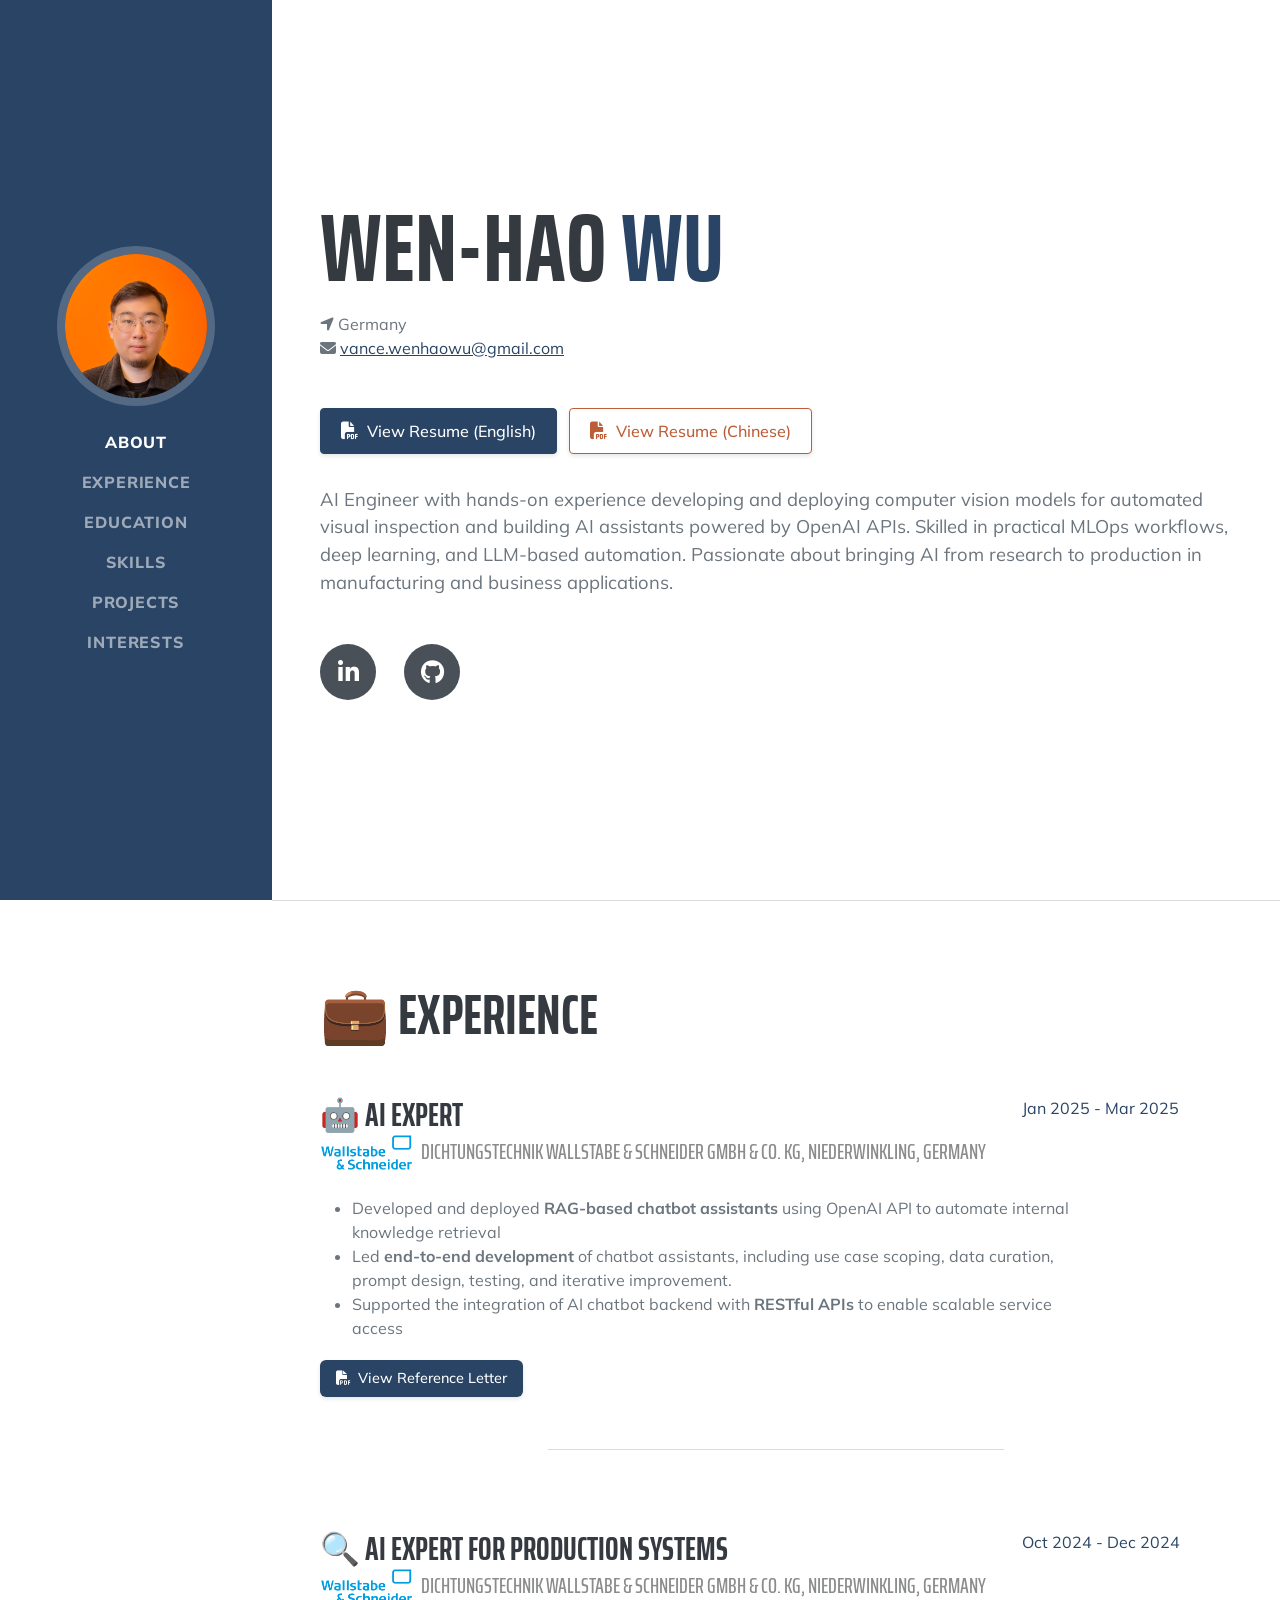
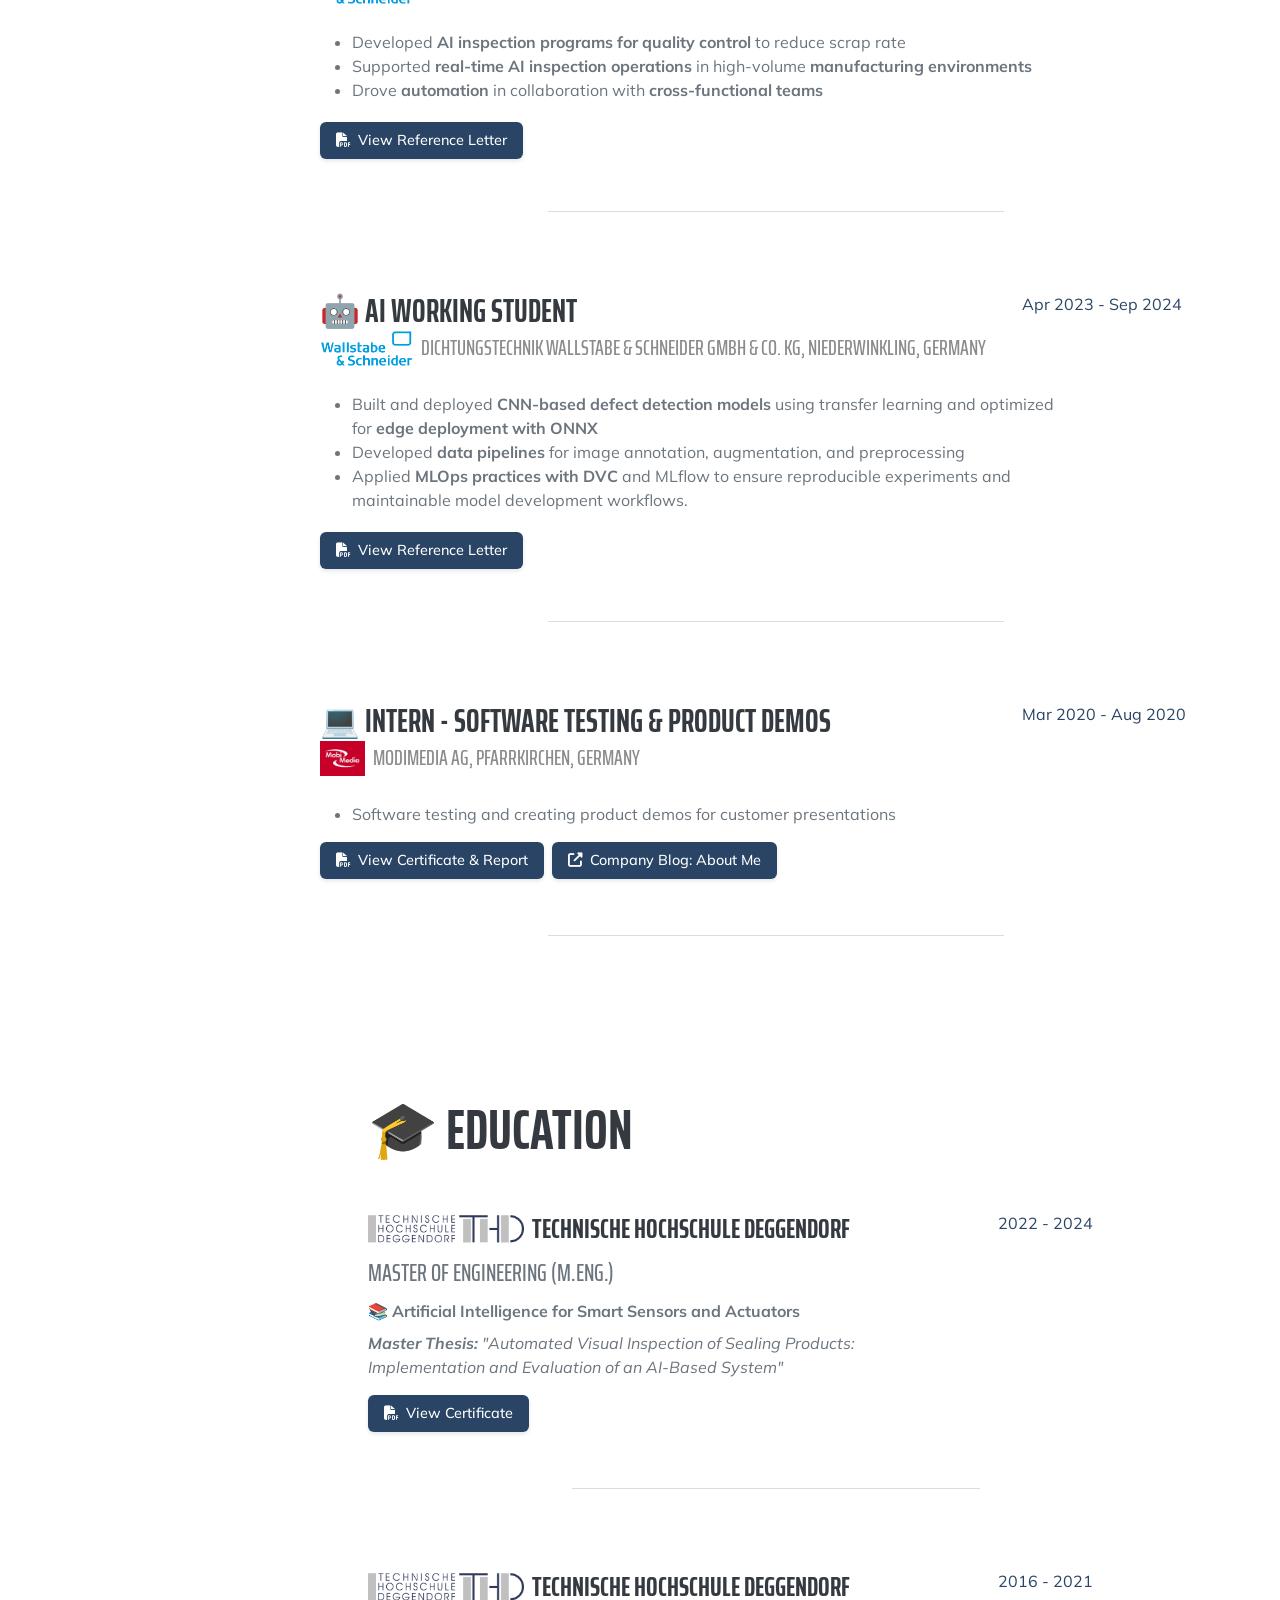
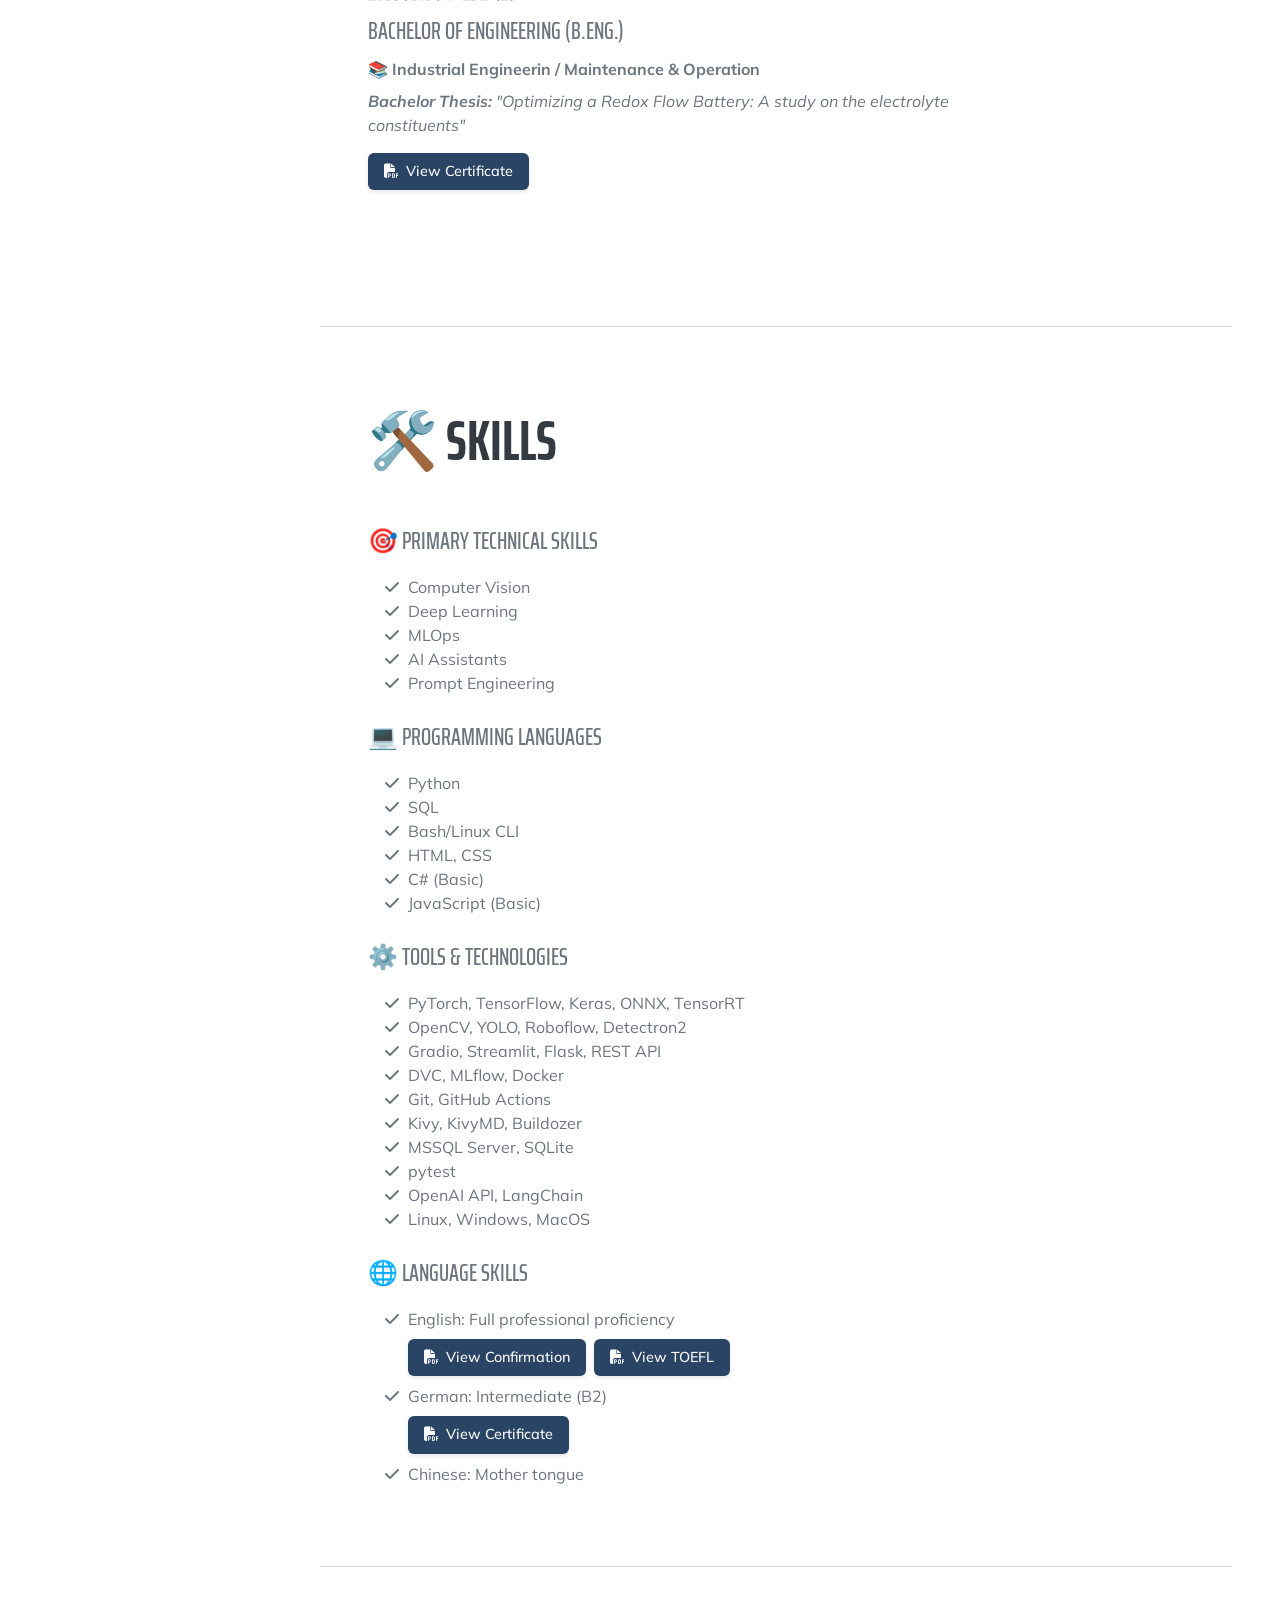
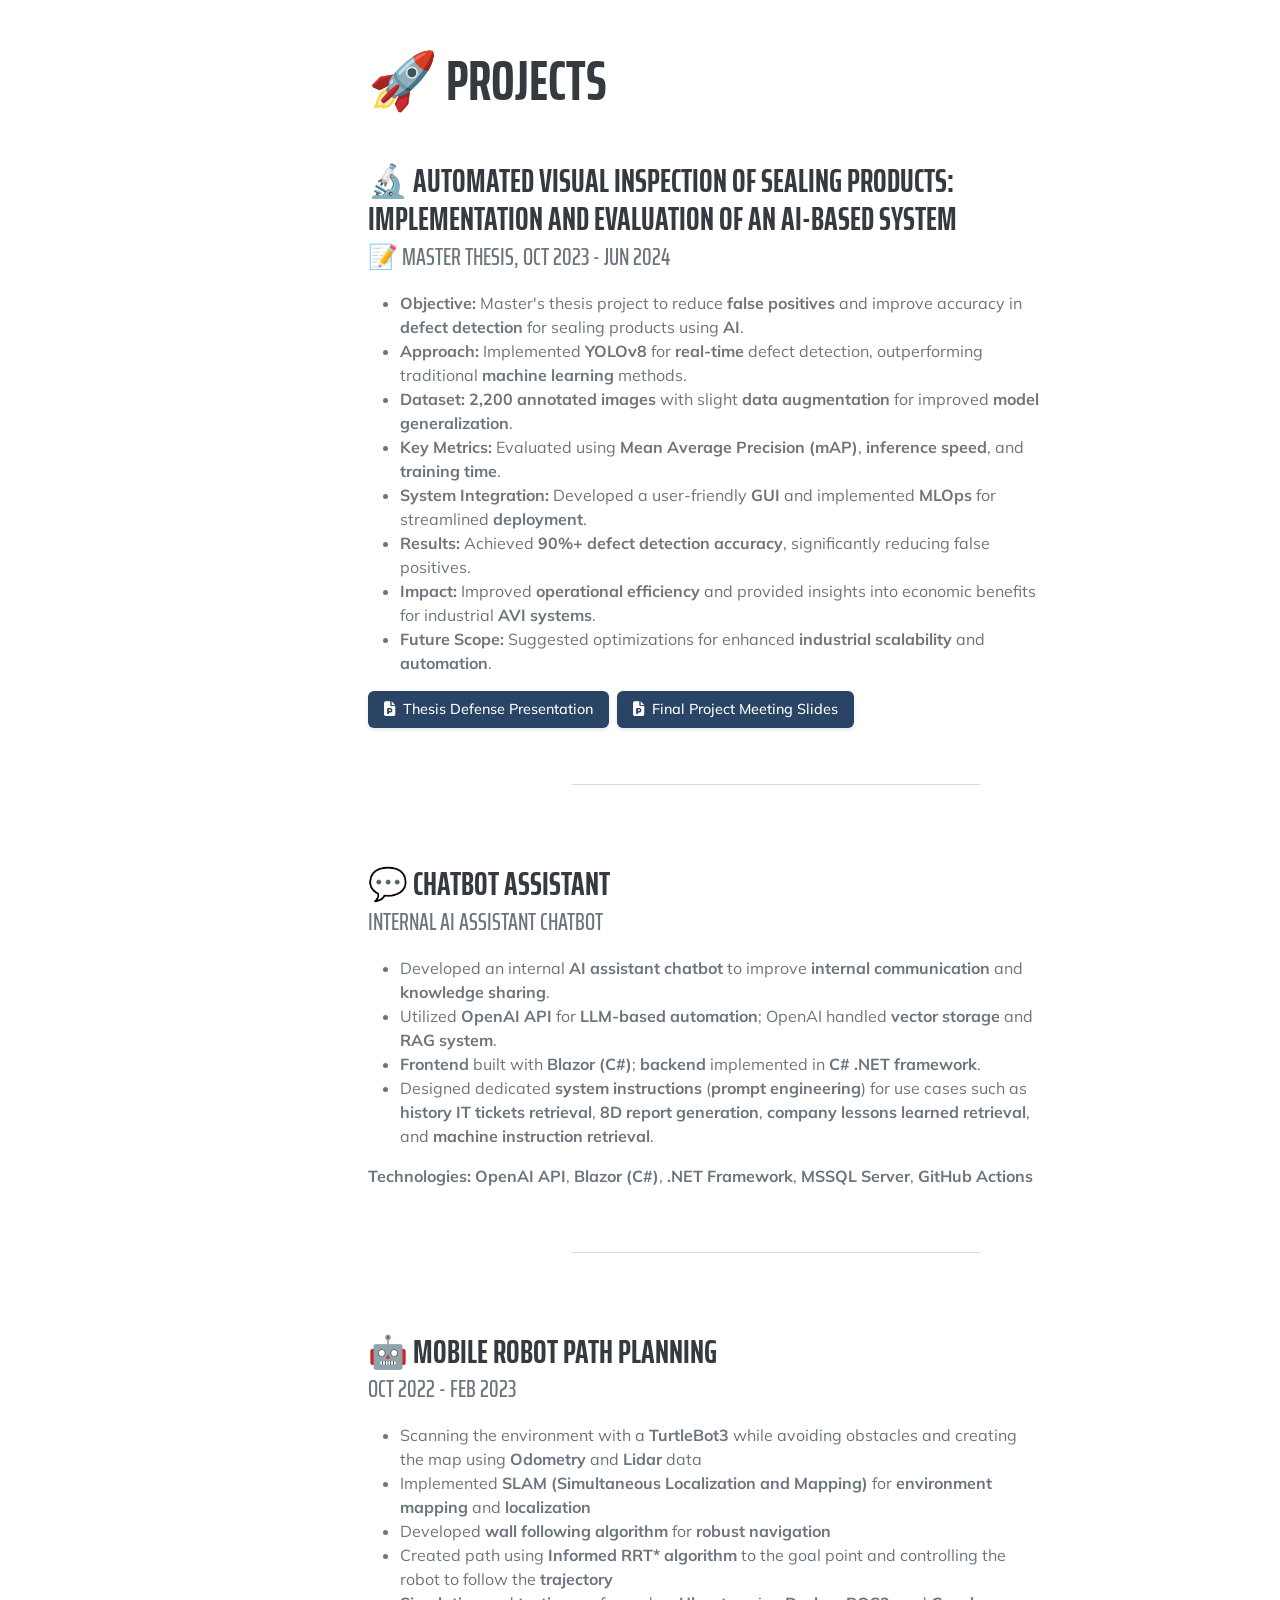
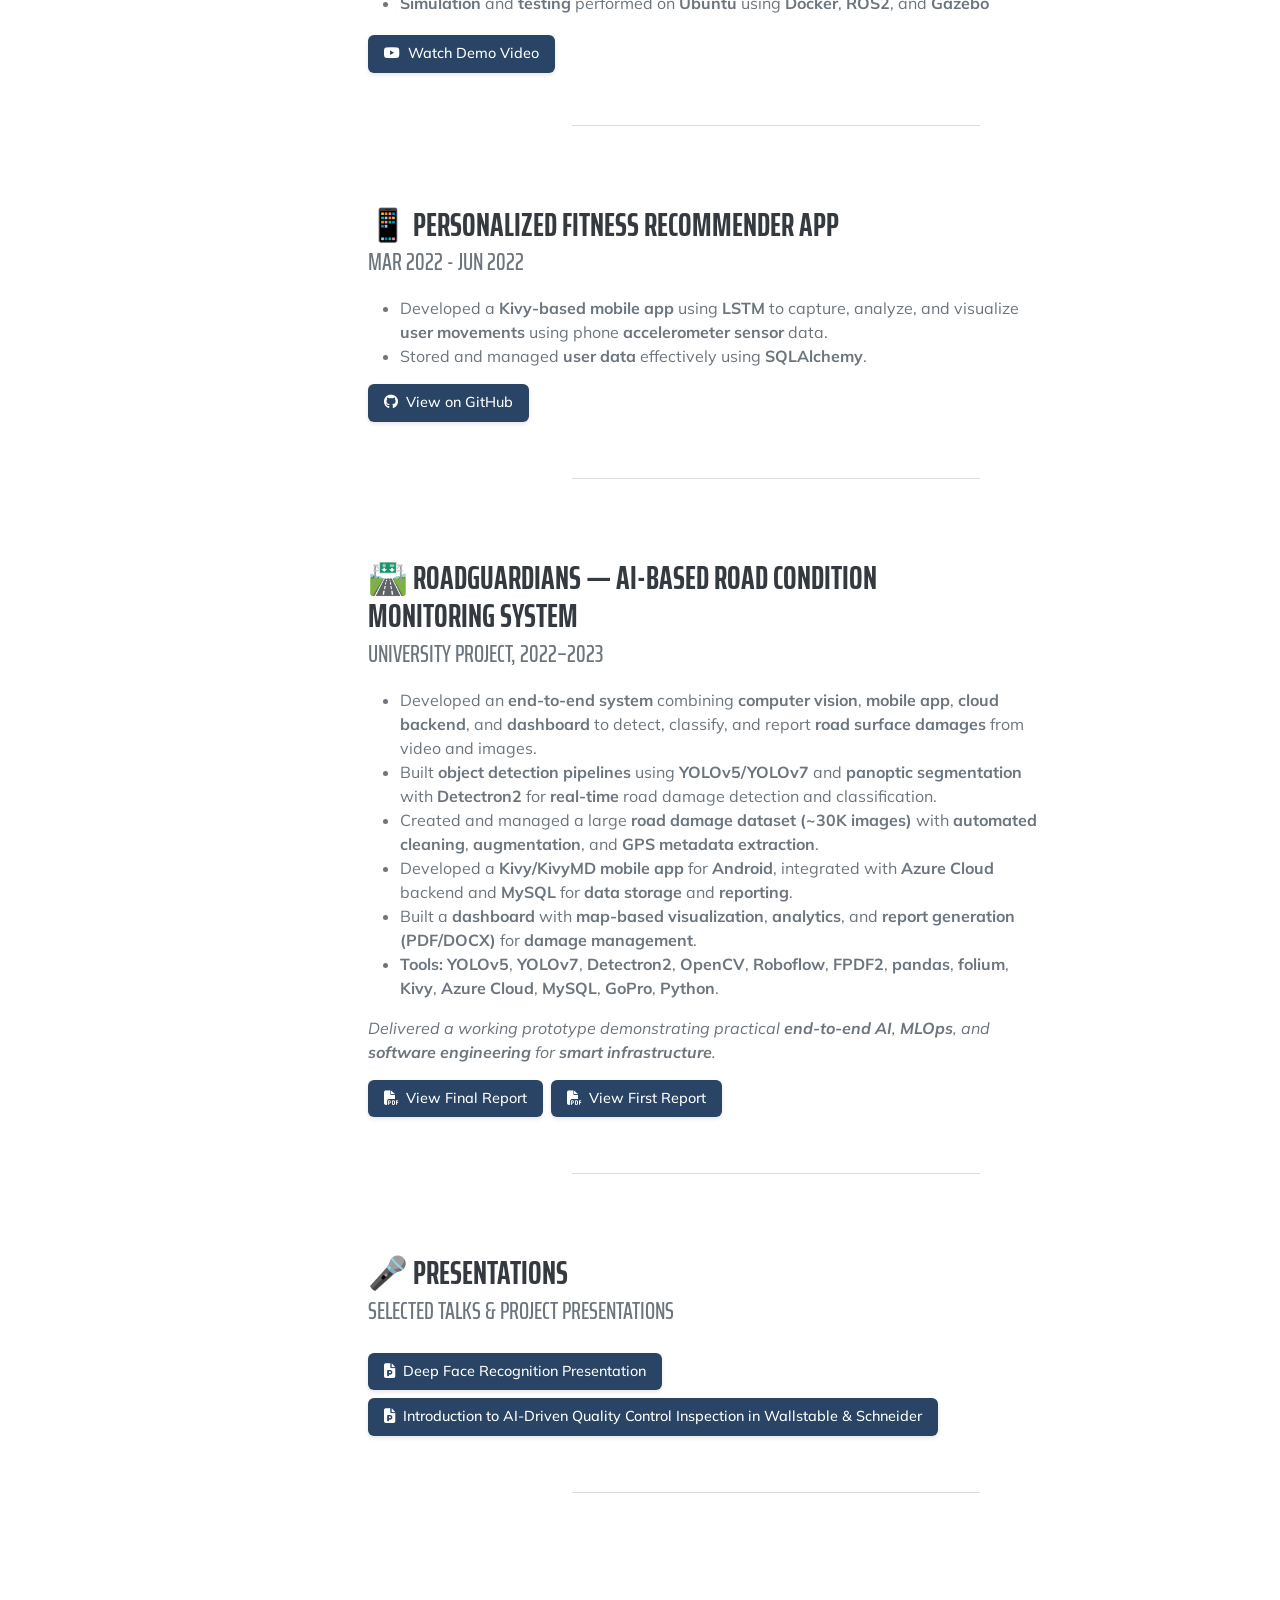
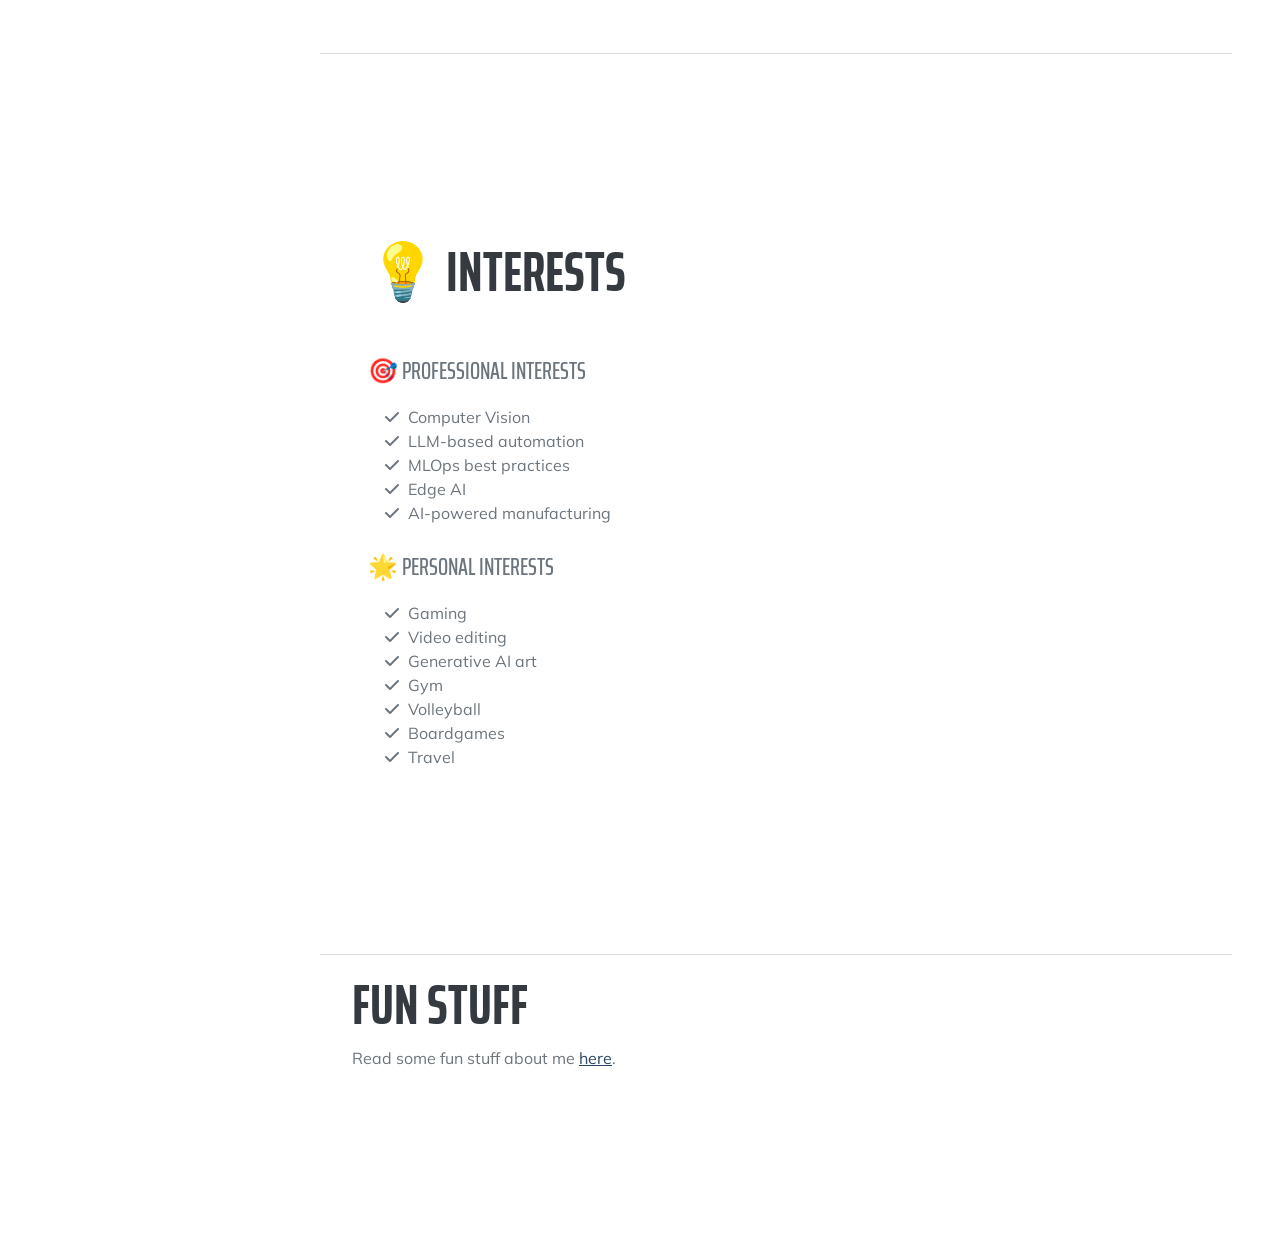
<file: index.html>
<!DOCTYPE html>
<html lang="en">

<head>
    <meta charset="utf-8" />
    <meta name="viewport" content="width=device-width, initial-scale=1, shrink-to-fit=no" />
    <meta name="description" content="Wen-Hao Wu - AI Engineer & MLOps Specialist |
    vance.wenhaowu@gmail.com" />
    <meta name="author" content="Wen-Hao Wu" />
    <title>Wen-Hao Wu - AI Engineer (Computer Vision, MLOps) - Germany</title>
    <meta property="og:image" content="assets/img/profile.jpg">
    <link rel="icon" type="image/x-icon" href="assets/img/favicon.ico" />
    <!--<script src="https://use.fontawesome.com/releases/v5.15.4/js/all.js" crossorigin="anonymous"></script>-->
    <link rel="stylesheet" href="https://cdnjs.cloudflare.com/ajax/libs/font-awesome/6.2.1/css/all.min.css">
    <link href="https://fonts.googleapis.com/css?family=Saira+Extra+Condensed:500,700" rel="stylesheet"
        type="text/css" />
    <link href="https://fonts.googleapis.com/css?family=Muli:400,400i,800,800i" rel="stylesheet" type="text/css" />
    <link href="css/styles.css" rel="stylesheet" />
</head>

<body id="page-top">
    <!-- Navigation-->
    <nav class="navbar navbar-expand-lg navbar-dark bg-primary fixed-top" id="sideNav">
        <a class="navbar-brand js-scroll-trigger" href="index.html#page-top">
            <span class="d-block d-lg-none">Wen-Hao Wu</span>
            <span class="d-none d-lg-block"><img class="img-fluid img-profile rounded-circle mx-auto mb-2"
                    src="assets/img/profile.jpg" alt="Wen-Hao Wu" /></span>
        </a>
        <button class="navbar-toggler" type="button" data-bs-toggle="collapse" data-bs-target="#navbarResponsive"
            aria-controls="navbarResponsive" aria-expanded="false" aria-label="Toggle navigation"><span
                class="navbar-toggler-icon"></span></button>
        <div class="collapse navbar-collapse" id="navbarResponsive">
            <ul class="navbar-nav">
                <li class="nav-item"><a class="nav-link js-scroll-trigger" href="#about">About</a></li>
                <li class="nav-item"><a class="nav-link js-scroll-trigger" href="#experience">Experience</a></li>
                <li class="nav-item"><a class="nav-link js-scroll-trigger" href="#education">Education</a></li>
                <li class="nav-item"><a class="nav-link js-scroll-trigger" href="#skills">Skills</a></li>
                <li class="nav-item"><a class="nav-link js-scroll-trigger" href="#projects">Projects</a></li>
                <li class="nav-item"><a class="nav-link js-scroll-trigger" href="#interests">Interests</a></li>
            </ul>
        </div>
    </nav>
    <!-- Page Content-->
    <div class="container-fluid p-0">
        <!-- About-->
        <section class="resume-section" id="about">
            <div class="resume-section-content">
                <h1 class="mb-3">
                    Wen-Hao
                    <span class="text-primary">Wu</span>
                </h1>
                <div class="mb-5">
                    <p class="mb-0"><i class="fas fa-location-arrow"></i> Germany</p>
                    <p class="mb-0"><i class="fas fa-envelope"></i> <a
                            href="mailto:vance.wenhaowu@gmail.com">vance.wenhaowu@gmail.com</a></p>
                </div>
                <div class="mb-4 resume-download">
                    <a href="assets/pdf/吳文皓Vance英文簡歷2026.pdf" target="_blank" rel="noopener noreferrer" class="btn btn-primary me-2 mb-2">
                        <i class="fas fa-file-pdf me-2"></i>View Resume (English)
                    </a>
                    <a href="assets/pdf/吳文皓Vance中文簡歷2026.pdf" target="_blank" rel="noopener noreferrer" class="btn btn-outline-primary mb-2">
                        <i class="fas fa-file-pdf me-2"></i>View Resume (Chinese)
                    </a>
                </div>
                <p class="lead mb-5">AI Engineer with hands-on experience developing and deploying computer vision models for automated visual inspection and building AI assistants powered by OpenAI APIs. Skilled in practical MLOps workflows, deep learning, and LLM-based automation. Passionate about bringing AI from research to production in manufacturing and business applications.</p>
                <div class="social-icons">
                    <a class="social-icon" href="https://www.linkedin.com/in/wenhaowu1997" target="_blank"><i
                            class="fa-brands fa-linkedin-in"></i></a>
                    <a class="social-icon" href="https://github.com/wenhaowu1997" target="_blank"><i
                            class="fab fa-github"></i></a>
                </div>
            </div>
        </section>
        <hr class="m-0" />
        <!-- Experience-->
        <section class="resume-section" id="experience">
            <div class="resume-section-content">
                <h2 class="mb-5">💼 Experience</h2>

                <div class="row mb-5">
                    <div class="col-md-9">
                        <h3 class="mb-0">🤖 AI Expert</h3>
                        <div class="subheading mb-3">
                            <a href="https://www.wallstabe-schneider.de/" target="_blank" rel="noopener noreferrer" style="text-decoration: none; display: inline-flex; align-items: center; gap: 8px;">
                                <img src="assets/img/logos/Wallstabe_Schneider_Logo.png" alt="Wallstabe & Schneider Logo" style="height: 35px; vertical-align: middle;">
                                Dichtungstechnik Wallstabe & Schneider GmbH & Co. KG, Niederwinkling, Germany
                            </a>
                        </div>
                    </div>
                    <div class="col-md-3 mb-0">
                        <span class="text-primary">Jan 2025 - Mar 2025</span>
                    </div>
                    <div class="col-md-10">
                        <ul>
                            <li>Developed and deployed <b>RAG-based chatbot assistants</b> using OpenAI API to automate internal knowledge retrieval</li>
                            <li>Led <b>end-to-end development</b> of chatbot assistants, including use case scoping, data curation, prompt design, testing, and iterative improvement.</li>
                            <li>Supported the integration of AI chatbot backend with <b>RESTful APIs</b> to enable scalable service access</li>
                        </ul>
                        <a href="assets/pdf/Arbeit_Zeugnis_Wen-Hao.pdf" target="_blank" rel="noopener noreferrer" class="content-link-btn"><i class="fas fa-file-pdf me-2"></i>View Reference Letter</a>
                    </div>
                </div>

                <hr class="section-break">

                <div class="row mb-5">
                    <div class="col-md-9">
                        <h3 class="mb-0">🔍 AI Expert for Production Systems</h3>
                        <div class="subheading mb-3">
                            <a href="https://www.wallstabe-schneider.de/" target="_blank" rel="noopener noreferrer" style="text-decoration: none; display: inline-flex; align-items: center; gap: 8px;">
                                <img src="assets/img/logos/Wallstabe_Schneider_Logo.png" alt="Wallstabe & Schneider Logo" style="height: 35px; vertical-align: middle;">
                                Dichtungstechnik Wallstabe & Schneider GmbH & Co. KG, Niederwinkling, Germany
                            </a>
                        </div>
                    </div>
                    <div class="col-md-3 mb-0">
                        <span class="text-primary">Oct 2024 - Dec 2024</span>
                    </div>
                    <div class="col-md-10">
                        <ul>
                            <li>Developed <b>AI inspection programs for quality control</b> to reduce scrap rate</li>
                            <li>Supported <b>real-time AI inspection operations</b> in high-volume <b>manufacturing environments</b></li>
                            <li>Drove <b>automation</b> in collaboration with <b>cross-functional teams</b></li>
                        </ul>
                        <a href="assets/pdf/Arbeit_Zeugnis_Wen-Hao.pdf" target="_blank" rel="noopener noreferrer" class="content-link-btn"><i class="fas fa-file-pdf me-2"></i>View Reference Letter</a>
                    </div>
                </div>

                <hr class="section-break">

                <div class="row mb-5">
                    <div class="col-md-9">
                        <h3 class="mb-0">🤖 AI Working Student</h3>
                        <div class="subheading mb-3">
                            <a href="https://www.wallstabe-schneider.de/" target="_blank" rel="noopener noreferrer" style="text-decoration: none; display: inline-flex; align-items: center; gap: 8px;">
                                <img src="assets/img/logos/Wallstabe_Schneider_Logo.png" alt="Wallstabe & Schneider Logo" style="height: 35px; vertical-align: middle;">
                                Dichtungstechnik Wallstabe & Schneider GmbH & Co. KG, Niederwinkling, Germany
                            </a>
                        </div>
                    </div>
                    <div class="col-md-3 mb-0">
                        <span class="text-primary">Apr 2023 - Sep 2024</span>
                    </div>
                    <div class="col-md-10">
                        <ul>
                            <li>Built and deployed <b>CNN-based defect detection models</b> using transfer learning and optimized for <b>edge deployment with ONNX</b></li>
                            <li>Developed <b>data pipelines</b> for image annotation, augmentation, and preprocessing</li>
                            <li>Applied <b>MLOps practices with DVC</b> and MLflow to ensure reproducible experiments and maintainable model development workflows.</li>
                        </ul>
                        <a href="assets/pdf/Arbeit_Zeugnis_Wen-Hao.pdf" target="_blank" rel="noopener noreferrer" class="content-link-btn"><i class="fas fa-file-pdf me-2"></i>View Reference Letter</a>
                    </div>
                </div>

                <hr class="section-break">

                <div class="row mb-5">
                    <div class="col-md-9">
                        <h3 class="mb-0">💻 Intern - Software Testing & Product Demos</h3>
                        <div class="subheading mb-3">
                            <a href="https://www.mobimedia.de/" target="_blank" rel="noopener noreferrer" style="text-decoration: none; display: inline-flex; align-items: center; gap: 8px;">
                                <img src="assets/img/logos/Mobimedia_logo.jpg" alt="Modimedia Logo" style="height: 35px; vertical-align: middle;">
                                Modimedia AG, Pfarrkirchen, Germany
                            </a>
                        </div>
                    </div>
                    <div class="col-md-3 mb-0">
                        <span class="text-primary">Mar 2020 - Aug 2020</span>
                    </div>
                    <div class="col-md-10">
                        <ul>
                            <li>Software testing and creating product demos for customer presentations</li>
                        </ul>
                        <div class="content-link-group">
                            <a href="assets/pdf/internship certificate+report.pdf" target="_blank" rel="noopener noreferrer" class="content-link-btn"><i class="fas fa-file-pdf me-2"></i>View Certificate & Report</a>
                            <a href="https://mobimedia.de/meet-the-team-wen-hao-from-taiwan/?lang=en" target="_blank" rel="noopener noreferrer" class="content-link-btn"><i class="fas fa-external-link-alt me-2"></i>Company Blog: About Me</a>
                        </div>
                    </div>
                </div>

                <hr class="section-break">

        <!-- Education-->
        <section class="resume-section" id="education">
            <div class="resume-section-content">
                <h2 class="mb-5">🎓 Education</h2>
                
                <div class="row mb-5">
                    <div class="col-md-9">
                        <h3 class="mb-0">
                            <a href="https://www.th-deg.de/" target="_blank" rel="noopener noreferrer" style="text-decoration: none; display: inline-flex; align-items: center; gap: 8px; color: inherit;">
                                <img src="assets/img/logos/THD_Logo.jpg" alt="THD Logo" style="height: 35px; vertical-align: middle;">
                                Technische Hochschule Deggendorf
                            </a>
                        </h3>
                        <div class="subheading mb-2">Master of Engineering (M.Eng.)</div>
                        <div class="mb-2"><strong>📚 Artificial Intelligence for Smart Sensors and Actuators</strong></div>
                        <div class="mb-3" style="font-style: italic; color: #6c757d;">
                            <strong>Master Thesis:</strong> "Automated Visual Inspection of Sealing Products: Implementation and Evaluation of an AI-Based System"
                        </div>
                        <div class="content-link-group">
                            <a href="assets/pdf/Graduation_Certificate_Masters_WenHaoWu_2024.pdf" target="_blank" rel="noopener noreferrer" class="content-link-btn"><i class="fas fa-file-pdf me-2"></i>View Certificate</a>
                        </div>
                    </div>
                    <div class="col-md-3 mb-0">
                        <span class="text-primary">2022 - 2024</span>
                    </div>
                </div>

                <hr class="section-break">

                <div class="row mb-5">
                    <div class="col-md-9">
                        <h3 class="mb-0">
                            <a href="https://www.th-deg.de/" target="_blank" rel="noopener noreferrer" style="text-decoration: none; display: inline-flex; align-items: center; gap: 8px; color: inherit;">
                                <img src="assets/img/logos/THD_Logo.jpg" alt="THD Logo" style="height: 35px; vertical-align: middle;">
                                Technische Hochschule Deggendorf
                            </a>
                        </h3>
                        <div class="subheading mb-2">Bachelor of Engineering (B.Eng.)</div>
                        <div class="mb-2"><strong>📚 Industrial Engineerin / Maintenance & Operation</strong></div>
                        <div class="mb-3" style="font-style: italic; color: #6c757d;">
                            <strong>Bachelor Thesis:</strong> "Optimizing a Redox Flow Battery: A study on the electrolyte constituents"
                        </div>
                        <div class="content-link-group">
                            <a href="assets/pdf/Wu_Wen-Hao_transcripts and certificate.pdf" target="_blank" rel="noopener noreferrer" class="content-link-btn"><i class="fas fa-file-pdf me-2"></i>View Certificate</a>
                        </div>
                    </div>
                    <div class="col-md-3 mb-0">
                        <span class="text-primary">2016 - 2021</span>
                    </div>
                </div>
            </div>
        </section>
        <hr class="m-0" />
        <!-- Skills-->
        <section class="resume-section" id="skills">
            <div class="resume-section-content">
                <h2 class="mb-5">🛠️ Skills</h2>
                <div class="subheading mb-3">🎯 Primary Technical Skills</div>
                <ul class="fa-ul mb-0">
                    <li>
                        <span class="fa-li"><i class="fas fa-check"></i></span>
                        Computer Vision
                    </li>
                    <li>
                        <span class="fa-li"><i class="fas fa-check"></i></span>
                        Deep Learning
                    </li>
                    <li>
                        <span class="fa-li"><i class="fas fa-check"></i></span>
                        MLOps
                    </li>
                    <li>
                        <span class="fa-li"><i class="fas fa-check"></i></span>
                        AI Assistants
                    </li>
                    <li>
                        <span class="fa-li"><i class="fas fa-check"></i></span>
                        Prompt Engineering
                    </li>
                </ul>
                <br>
                <div class="subheading mb-3">💻 Programming Languages</div>
                <ul class="fa-ul mb-0">
                    <li>
                        <span class="fa-li"><i class="fas fa-check"></i></span>
                        Python
                    </li>
                    <li>
                        <span class="fa-li"><i class="fas fa-check"></i></span>
                        SQL
                    </li>
                    <li>
                        <span class="fa-li"><i class="fas fa-check"></i></span>
                        Bash/Linux CLI
                    </li>
                    <li>
                        <span class="fa-li"><i class="fas fa-check"></i></span>
                        HTML, CSS
                    </li>
                    <li>
                        <span class="fa-li"><i class="fas fa-check"></i></span>
                        C# (Basic)
                    </li>
                    <li>
                        <span class="fa-li"><i class="fas fa-check"></i></span>
                        JavaScript (Basic)
                    </li>
                </ul>
                <br>
                <div class="subheading mb-3">⚙️ Tools & Technologies</div>
                <ul class="fa-ul mb-0">
                    <li>
                        <span class="fa-li"><i class="fas fa-check"></i></span>
                        PyTorch, TensorFlow, Keras, ONNX, TensorRT
                    </li>
                    <li>
                        <span class="fa-li"><i class="fas fa-check"></i></span>
                        OpenCV, YOLO, Roboflow, Detectron2
                    </li>
                    <li>
                        <span class="fa-li"><i class="fas fa-check"></i></span>
                        Gradio, Streamlit, Flask, REST API
                    </li>
                    <li>
                        <span class="fa-li"><i class="fas fa-check"></i></span>
                        DVC, MLflow, Docker
                    </li>
                    <li>
                        <span class="fa-li"><i class="fas fa-check"></i></span>
                        Git, GitHub Actions
                    </li>
                    <li>
                        <span class="fa-li"><i class="fas fa-check"></i></span>
                        Kivy, KivyMD, Buildozer
                    </li>
                    <li>
                        <span class="fa-li"><i class="fas fa-check"></i></span>
                        MSSQL Server, SQLite
                    </li>
                    <li>
                        <span class="fa-li"><i class="fas fa-check"></i></span>
                        pytest
                    </li>
                    <li>
                        <span class="fa-li"><i class="fas fa-check"></i></span>
                        OpenAI API, LangChain
                    </li>
                    <li>
                        <span class="fa-li"><i class="fas fa-check"></i></span>
                        Linux, Windows, MacOS
                    </li>
                </ul>
                <br>
                <div class="subheading mb-3">🌐 Language Skills</div>
                <ul class="fa-ul mb-0">
                    <li>
                        <span class="fa-li"><i class="fas fa-check"></i></span>
                        English: Full professional proficiency
                        <div class="content-link-group">
                            <a href="assets/pdf/Confirmation_English language_Wu.pdf" target="_blank" rel="noopener noreferrer" class="content-link-btn"><i class="fas fa-file-pdf me-2"></i>View Confirmation</a>
                            <a href="assets/pdf/TOEFL iBT Scaled Scores-Vance.pdf" target="_blank" rel="noopener noreferrer" class="content-link-btn"><i class="fas fa-file-pdf me-2"></i>View TOEFL</a>
                        </div>
                    </li>
                    <li>
                        <span class="fa-li"><i class="fas fa-check"></i></span>
                        German: Intermediate (B2)
                        <div class="content-link-group">
                            <a href="assets/pdf/Leistungsbescheinigung_Wu, Wen-Hao.pdf" target="_blank" rel="noopener noreferrer" class="content-link-btn"><i class="fas fa-file-pdf me-2"></i>View Certificate</a>
                        </div>
                    </li>
                    <li>
                        <span class="fa-li"><i class="fas fa-check"></i></span>
                        Chinese: Mother tongue
                    </li>
                </ul>
            </div>
        </section>

        <hr class="m-0" />

        <!-- Projects-->
        <section class="resume-section" id="projects">
            <div class="resume-section-content">
                <h2 class="mb-5">🚀 Projects</h2>
                <div class="row mb-5">
                    <div class="col-md-9">
                        <h3 class="mb-0">🔬 Automated Visual Inspection of Sealing Products: Implementation and Evaluation of an AI-based System</h3>
                        <div class="subheading mb-3">📝 Master Thesis, Oct 2023 - Jun 2024</div>
                    </div>
                    <div class="col-md-10">
                        <ul>
                            <li><b>Objective:</b> Master's thesis project to reduce <b>false positives</b> and improve accuracy in <b>defect detection</b> for sealing products using <b>AI</b>.</li>
                            <li><b>Approach:</b> Implemented <b>YOLOv8</b> for <b>real-time</b> defect detection, outperforming traditional <b>machine learning</b> methods.</li>
                            <li><b>Dataset:</b> <b>2,200 annotated images</b> with slight <b>data augmentation</b> for improved <b>model generalization</b>.</li>
                            <li><b>Key Metrics:</b> Evaluated using <b>Mean Average Precision (mAP)</b>, <b>inference speed</b>, and <b>training time</b>.</li>
                            <li><b>System Integration:</b> Developed a user-friendly <b>GUI</b> and implemented <b>MLOps</b> for streamlined <b>deployment</b>.</li>
                            <li><b>Results:</b> Achieved <b>90%+ defect detection accuracy</b>, significantly reducing false positives.</li>
                            <li><b>Impact:</b> Improved <b>operational efficiency</b> and provided insights into economic benefits for industrial <b>AVI systems</b>.</li>
                            <li><b>Future Scope:</b> Suggested optimizations for enhanced <b>industrial scalability</b> and <b>automation</b>.</li>
                        </ul>
                        <div class="content-link-group">
                            <a href="assets/ppt/Thesis_Defense_WenHaoWu_2024.pdf" target="_blank" rel="noopener noreferrer" class="content-link-btn"><i class="fas fa-file-powerpoint me-2"></i>Thesis Defense Presentation</a>
                            <a href="assets/ppt/Abschluss_Meeting_29.02.24.pdf" target="_blank" rel="noopener noreferrer" class="content-link-btn"><i class="fas fa-file-powerpoint me-2"></i>Final Project Meeting Slides</a>
                        </div>
                    </div>
                </div>

                <hr class="section-break">

                <div class="row mb-5">
                    <div class="col-md-9">
                        <h3 class="mb-0">💬 Chatbot Assistant</h3>
                        <div class="subheading mb-3">Internal AI Assistant Chatbot</div>
                    </div>
                    <div class="col-md-10">
                        <ul>
                            <li>Developed an internal <b>AI assistant chatbot</b> to improve <b>internal communication</b> and <b>knowledge sharing</b>.</li>
                            <li>Utilized <b>OpenAI API</b> for <b>LLM-based automation</b>; OpenAI handled <b>vector storage</b> and <b>RAG system</b>.</li>
                            <li><b>Frontend</b> built with <b>Blazor (C#)</b>; <b>backend</b> implemented in <b>C# .NET framework</b>.</li>
                            <li>Designed dedicated <b>system instructions</b> (<b>prompt engineering</b>) for use cases such as <b>history IT tickets retrieval</b>, <b>8D report generation</b>, <b>company lessons learned retrieval</b>, and <b>machine instruction retrieval</b>.</li>
                        </ul>
                        <p><strong>Technologies:</strong> <b>OpenAI API</b>, <b>Blazor (C#)</b>, <b>.NET Framework</b>, <b>MSSQL Server</b>, <b>GitHub Actions</b></p>
                    </div>
                </div>


                <hr class="section-break">

                <div class="row mb-5">
                    <div class="col-md-9">
                        <h3 class="mb-0">🤖 Mobile robot path planning</h3>
                        <div class="subheading mb-3">Oct 2022 - Feb 2023</div>
                    </div>
                    <div class="col-md-10">
                        <ul>
                            <li>Scanning the environment with a <b>TurtleBot3</b> while avoiding obstacles and creating the map using <b>Odometry</b> and <b>Lidar</b> data</li>
                            <li>Implemented <b>SLAM (Simultaneous Localization and Mapping)</b> for <b>environment mapping</b> and <b>localization</b></li>
                            <li>Developed <b>wall following algorithm</b> for <b>robust navigation</b></li>
                            <li>Created path using <b>Informed RRT* algorithm</b> to the goal point and controlling the robot to follow the <b>trajectory</b></li>
                            <li><b>Simulation</b> and <b>testing</b> performed on <b>Ubuntu</b> using <b>Docker</b>, <b>ROS2</b>, and <b>Gazebo</b></li>
                        </ul>
                        <a href="https://www.youtube.com/watch?v=Z-PZd_QhgtA&ab_channel=GunBay" target="_blank" rel="noopener noreferrer" class="content-link-btn"><i class="fab fa-youtube me-2"></i>Watch Demo Video</a>
                    </div>
                </div>

                <hr class="section-break">

                <div class="row mb-5">
                    <div class="col-md-9">
                        <h3 class="mb-0">📱 Personalized Fitness Recommender App</h3>
                        <div class="subheading mb-3">Mar 2022 - Jun 2022</div>
                    </div>
                    <div class="col-md-10">
                        <ul>
                            <li>Developed a <b>Kivy-based mobile app</b> using <b>LSTM</b> to capture, analyze, and visualize <b>user movements</b> using phone <b>accelerometer sensor</b> data.</li>
                            <li>Stored and managed <b>user data</b> effectively using <b>SQLAlchemy</b>.</li>
                        </ul>
                        <div class="content-link-group">
                            <a href="https://github.com/wenhaowu1997/Kivy-app-human-activity-recognition-prototype/tree/main" target="_blank" rel="noopener noreferrer" class="content-link-btn"><i class="fab fa-github me-2"></i>View on GitHub</a>
                        </div>
                    </div>
                </div>

                <hr class="section-break">

                <div class="row mb-5">
                    <div class="col-md-9">
                        <h3 class="mb-0">🛣️ RoadGuardians — AI-based Road Condition Monitoring System</h3>
                        <div class="subheading mb-3">University project, 2022–2023</div>
                    </div>
                    <div class="col-md-10">
                        <ul>
                            <li>Developed an <b>end-to-end system</b> combining <b>computer vision</b>, <b>mobile app</b>, <b>cloud backend</b>, and <b>dashboard</b> to detect, classify, and report <b>road surface damages</b> from video and images.</li>
                            <li>Built <b>object detection pipelines</b> using <b>YOLOv5/YOLOv7</b> and <b>panoptic segmentation</b> with <b>Detectron2</b> for <b>real-time</b> road damage detection and classification.</li>
                            <li>Created and managed a large <b>road damage dataset (~30K images)</b> with <b>automated cleaning</b>, <b>augmentation</b>, and <b>GPS metadata extraction</b>.</li>
                            <li>Developed a <b>Kivy/KivyMD mobile app</b> for <b>Android</b>, integrated with <b>Azure Cloud</b> backend and <b>MySQL</b> for <b>data storage</b> and <b>reporting</b>.</li>
                            <li>Built a <b>dashboard</b> with <b>map-based visualization</b>, <b>analytics</b>, and <b>report generation (PDF/DOCX)</b> for <b>damage management</b>.</li>
                            <li><b>Tools:</b> <b>YOLOv5</b>, <b>YOLOv7</b>, <b>Detectron2</b>, <b>OpenCV</b>, <b>Roboflow</b>, <b>FPDF2</b>, <b>pandas</b>, <b>folium</b>, <b>Kivy</b>, <b>Azure Cloud</b>, <b>MySQL</b>, <b>GoPro</b>, <b>Python</b>.</li>
                        </ul>
                        <p><em>Delivered a working prototype demonstrating practical <b>end-to-end AI</b>, <b>MLOps</b>, and <b>software engineering</b> for <b>smart infrastructure</b>.</em></p>
                        <div class="content-link-group">
                            <a href="assets/pdf/Final Report_sem2.docx.pdf" target="_blank" rel="noopener noreferrer" class="content-link-btn"><i class="fas fa-file-pdf me-2"></i>View Final Report</a>
                            <a href="assets/pdf/Final Report.pdf" target="_blank" rel="noopener noreferrer" class="content-link-btn"><i class="fas fa-file-pdf me-2"></i>View First Report</a>
                        </div>
                    </div>
                </div>

                <hr class="section-break">

                <div class="row mb-5">
                    <div class="col-md-9">
                        <h3 class="mb-0">🎤 Presentations</h3>
                        <div class="subheading mb-3">Selected talks & project presentations</div>
                    </div>
                    <div class="col-md-10">
                        <div class="content-link-group">
                            <a href="assets/ppt/I2AI%20presentaion.pdf" target="_blank" rel="noopener noreferrer" class="content-link-btn"><i class="fas fa-file-powerpoint me-2"></i>Deep Face Recognition Presentation</a>
                            <a href="assets/ppt/Introduction_to_AI_version_final.pdf" target="_blank" rel="noopener noreferrer" class="content-link-btn"><i class="fas fa-file-powerpoint me-2"></i>Introduction to AI-Driven Quality Control Inspection in Wallstable & Schneider</a>
                        </div>
                    </div>
                </div>

                <hr class="section-break">
            </div>
        </section>
        <hr class="m-0" />

        <!-- Interests-->
        <section class="resume-section" id="interests">
            <div class="resume-section-content">
                <h2 class="mb-5">💡 Interests</h2>
                <div class="subheading mb-3">🎯 Professional Interests</div>
                <ul class="fa-ul mb-0">
                    <li>
                        <span class="fa-li"><i class="fas fa-check"></i></span>
                        Computer Vision
                    </li>
                    <li>
                        <span class="fa-li"><i class="fas fa-check"></i></span>
                        LLM-based automation
                    </li>
                    <li>
                        <span class="fa-li"><i class="fas fa-check"></i></span>
                        MLOps best practices
                    </li>
                    <li>
                        <span class="fa-li"><i class="fas fa-check"></i></span>
                        Edge AI
                    </li>
                    <li>
                        <span class="fa-li"><i class="fas fa-check"></i></span>
                        AI-powered manufacturing
                    </li>
                </ul>
                <br>
                <div class="subheading mb-3">🌟 Personal Interests</div>
                <ul class="fa-ul mb-0">
                    <li>
                        <span class="fa-li"><i class="fas fa-check"></i></span>
                        Gaming
                    </li>
                    <li>
                        <span class="fa-li"><i class="fas fa-check"></i></span>
                        Video editing
                    </li>
                    <li>
                        <span class="fa-li"><i class="fas fa-check"></i></span>
                        Generative AI art
                    </li>
                    <li>
                        <span class="fa-li"><i class="fas fa-check"></i></span>
                        Gym
                    </li>
                    <li>
                        <span class="fa-li"><i class="fas fa-check"></i></span>
                        Volleyball
                    </li>
                    <li>
                        <span class="fa-li"><i class="fas fa-check"></i></span>
                        Boardgames
                    </li>
                    <li>
                        <span class="fa-li"><i class="fas fa-check"></i></span>
                        Travel
                    </li>
                </ul>
            </div>
        </section>

        <hr class="m-0" />

        <div class="row" style="padding-left: 2em; padding-top: 1em;">
            <h2 class>Fun Stuff</h2>
            <p>Read some fun stuff about me <a href="./misc.html">here</a>.</p>
        </div>

    </div>

    <!-- Back to Top Button -->
    <button id="backToTop" class="back-to-top" aria-label="Back to top">
        <i class="fas fa-arrow-up"></i>
    </button>

    <!-- Bootstrap core JS-->
    <script src="https://cdn.jsdelivr.net/npm/bootstrap@5.1.3/dist/js/bootstrap.bundle.min.js"></script>
    <!-- Core theme JS-->
    <script src="js/scripts.js"></script>
</body>

</html>
</file>
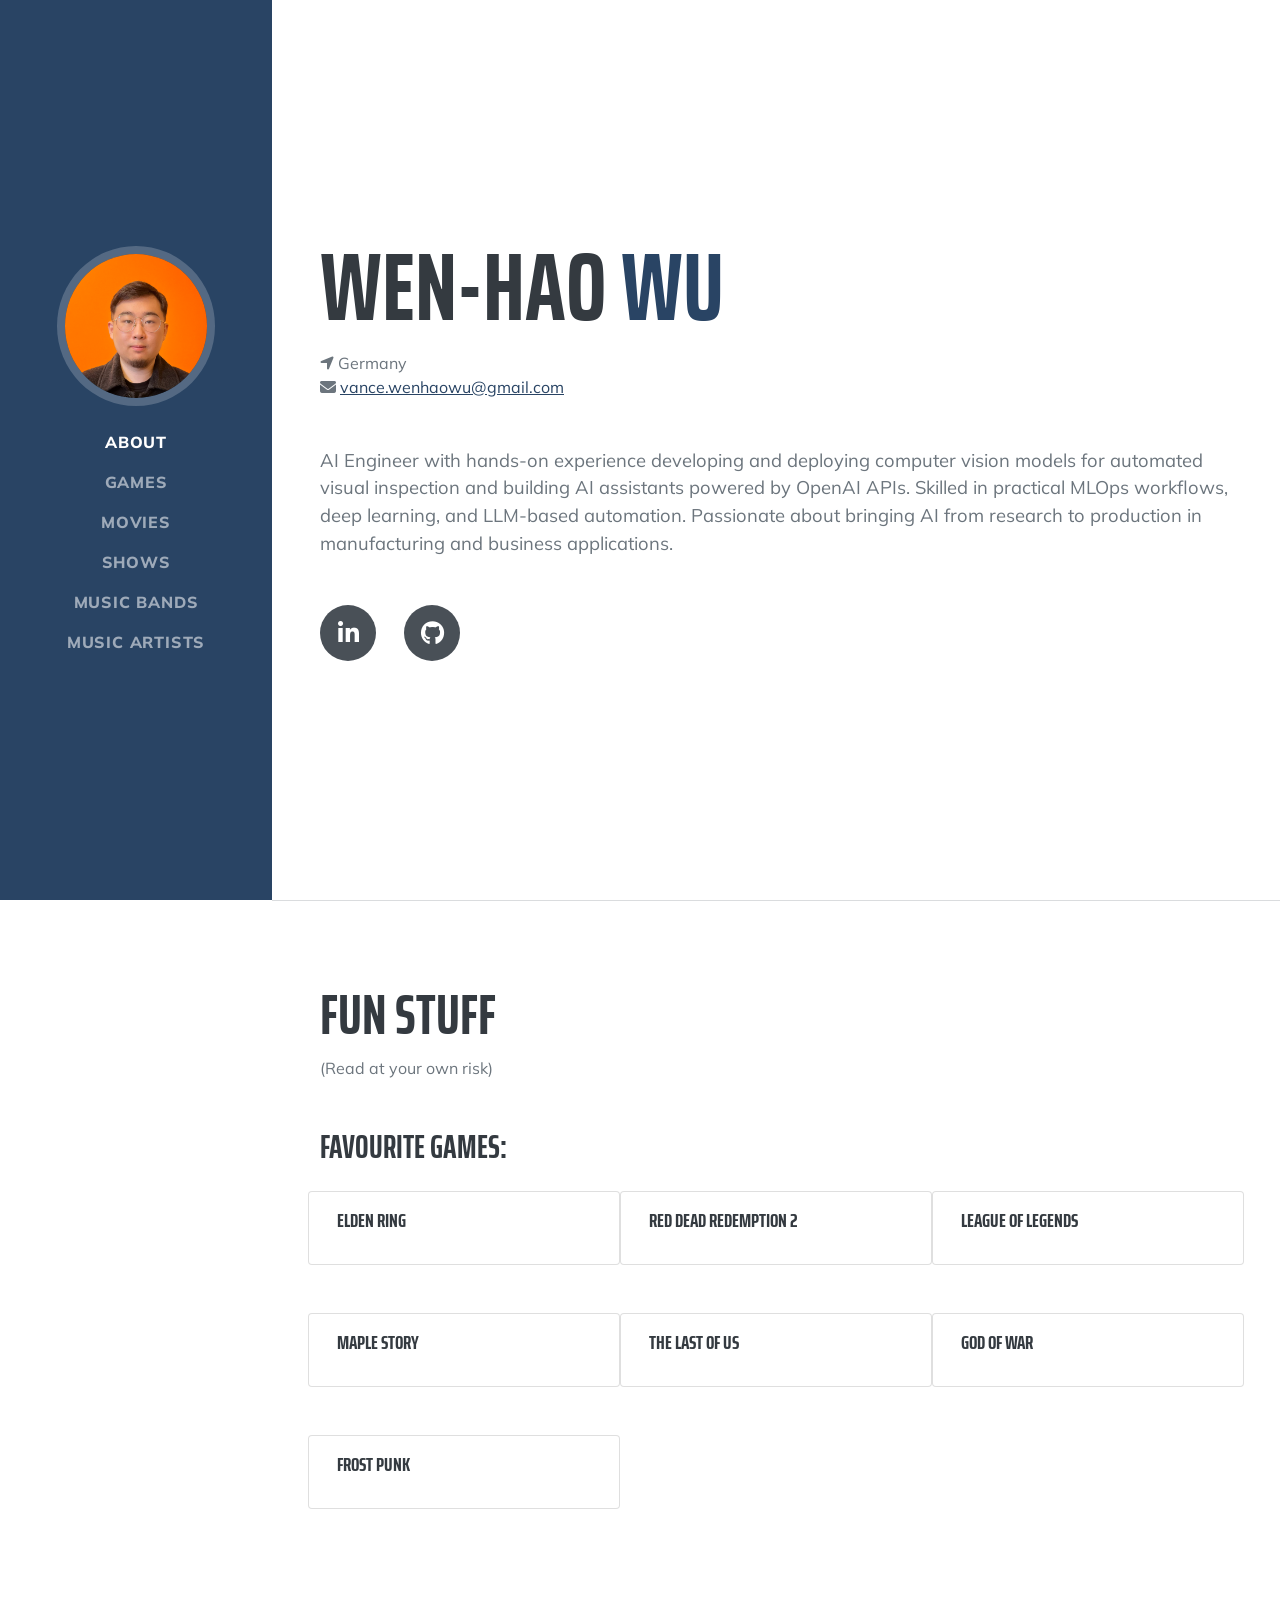
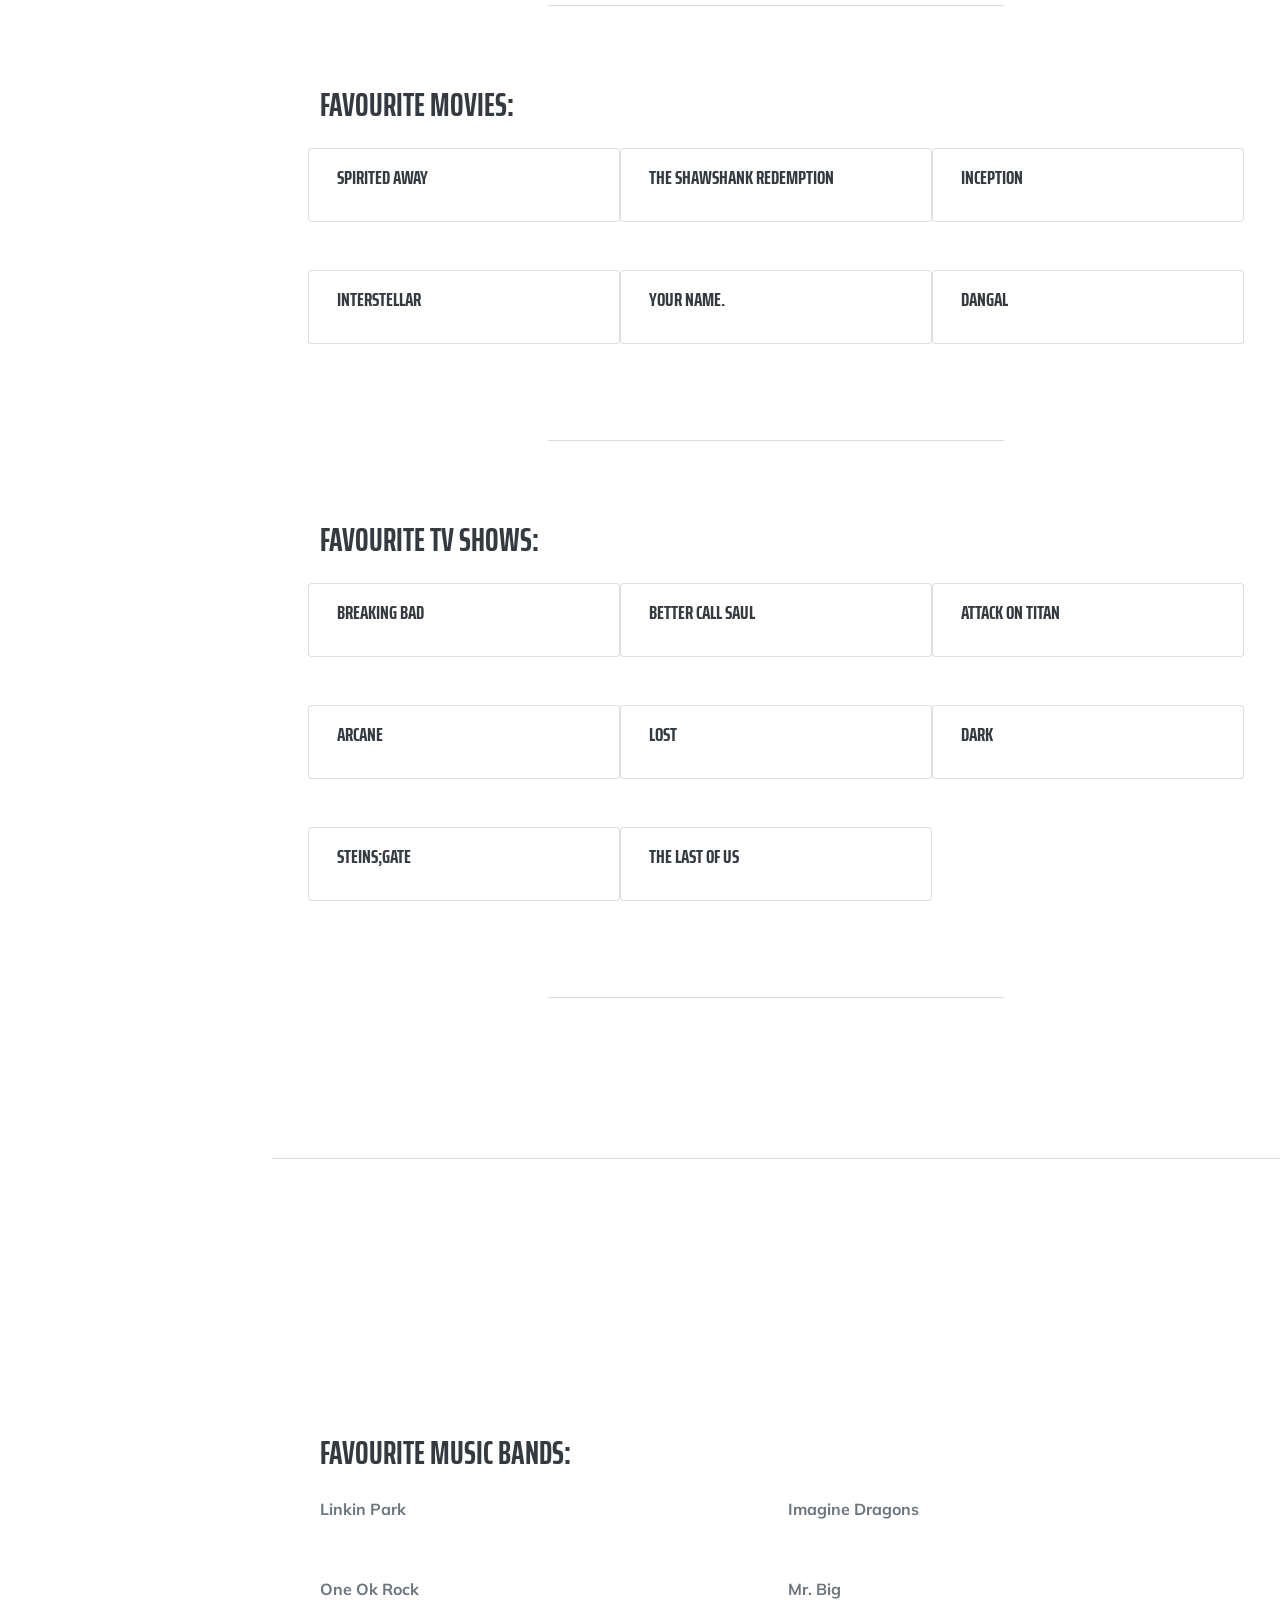
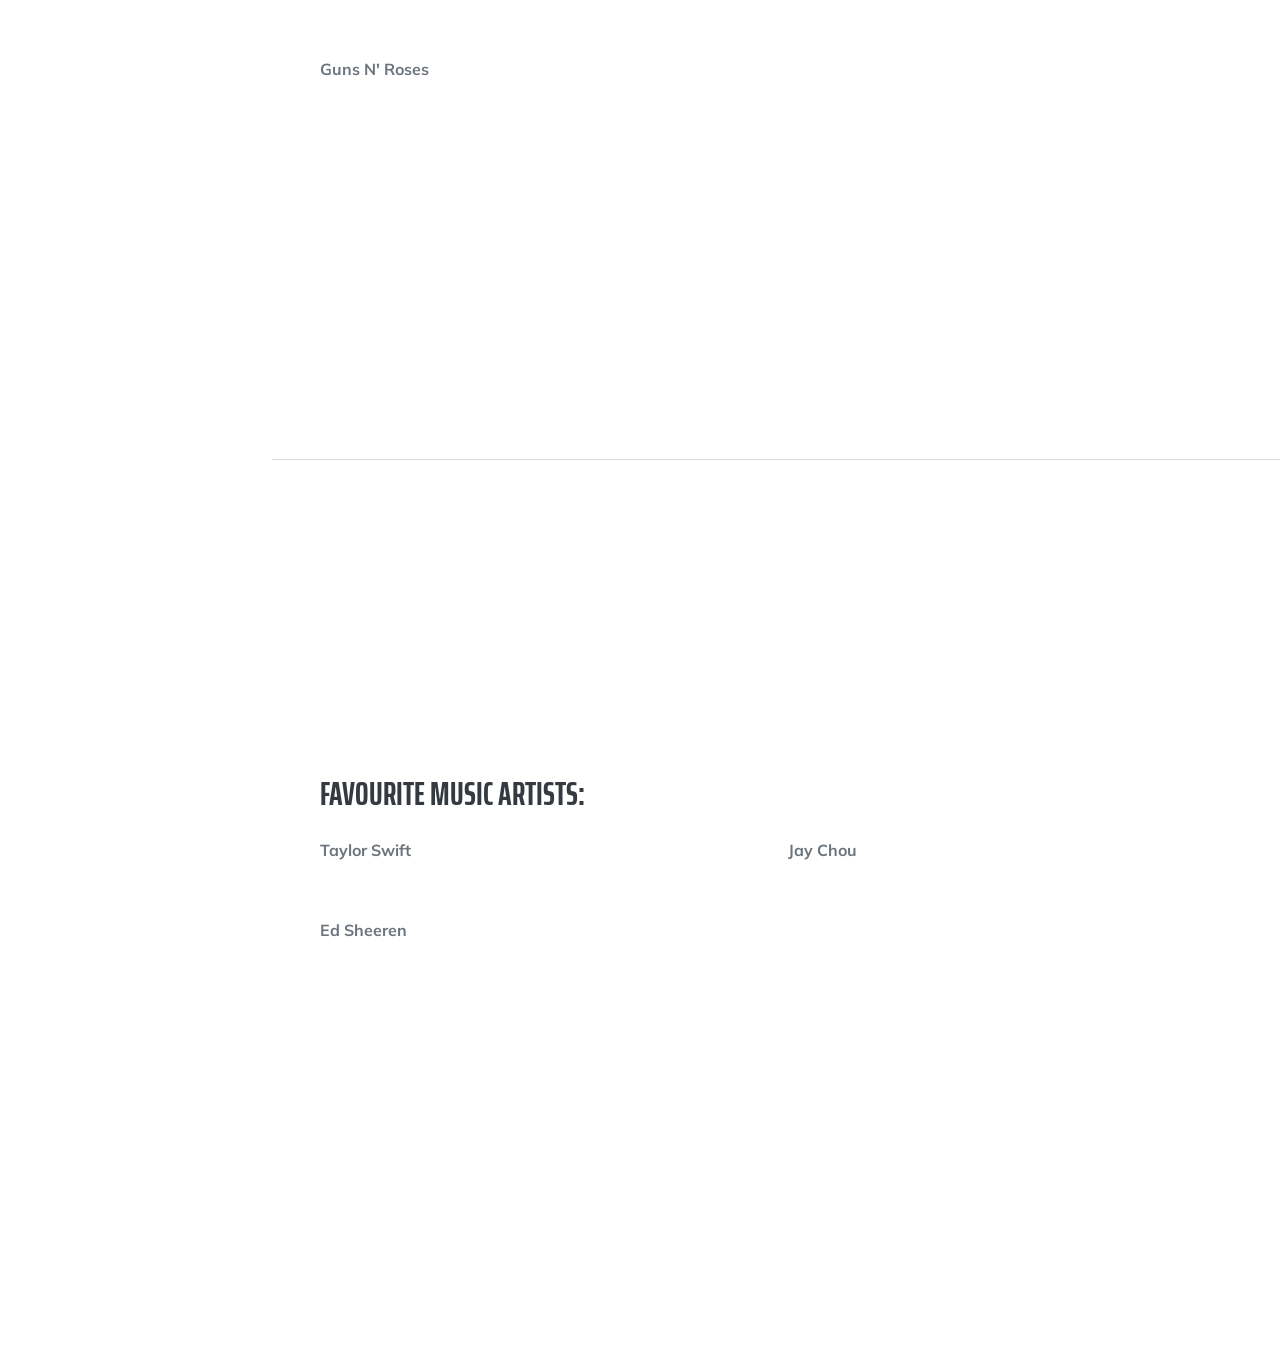
<file: misc.html>
<!DOCTYPE html>
<html lang="en">

<head>
    <meta charset="utf-8" />
    <meta name="viewport" content="width=device-width, initial-scale=1, shrink-to-fit=no" />
    <meta name="description" content="Wen-Hao Wu - AI Engineer |
    vance.wenhaowu@gmail.com" />
    <meta name="author" content="Wen-Hao Wu" />
    <title>Wen-Hao Wu - AI Engineer</title>
    <meta property="og:image" content="assets/img/profile.jpg">
    <link rel="icon" type="image/x-icon" href="assets/img/favicon.ico" />
    <!--<script src="https://use.fontawesome.com/releases/v5.15.4/js/all.js" crossorigin="anonymous"></script>-->
    <link rel="stylesheet" href="https://cdnjs.cloudflare.com/ajax/libs/font-awesome/6.2.1/css/all.min.css">
    <link href="https://fonts.googleapis.com/css?family=Saira+Extra+Condensed:500,700" rel="stylesheet"
        type="text/css" />
    <link href="https://fonts.googleapis.com/css?family=Muli:400,400i,800,800i" rel="stylesheet" type="text/css" />
    <link href="css/styles.css" rel="stylesheet" />
</head>

<body id="page-top">
    <!-- Navigation-->
    <nav class="navbar navbar-expand-lg navbar-dark bg-primary fixed-top" id="sideNav">
        <a class="navbar-brand js-scroll-trigger" href="index.html#page-top">
            <span class="d-block d-lg-none">Wen-Hao Wu</span>
            <span class="d-none d-lg-block"><img class="img-fluid img-profile rounded-circle mx-auto mb-2"
                    src="assets/img/profile.jpg" alt="Wen-Hao Wu" /></span>
        </a>
        <button class="navbar-toggler" type="button" data-bs-toggle="collapse" data-bs-target="#navbarResponsive"
            aria-controls="navbarResponsive" aria-expanded="false" aria-label="Toggle navigation"><span
                class="navbar-toggler-icon"></span></button>
        <div class="collapse navbar-collapse" id="navbarResponsive">
            <ul class="navbar-nav">
                <li class="nav-item"><a class="nav-link js-scroll-trigger" href="#about">About</a></li>
                <li class="nav-item"><a class="nav-link js-scroll-trigger" href="#games">Games</a></li>
                <li class="nav-item"><a class="nav-link js-scroll-trigger" href="#movies">Movies</a></li>
                <li class="nav-item"><a class="nav-link js-scroll-trigger" href="#shows">Shows</a></li>
                <li class="nav-item"><a class="nav-link js-scroll-trigger" href="#musicbands">Music Bands</a></li>
                <li class="nav-item"><a class="nav-link js-scroll-trigger" href="#musicart">Music Artists</a></li>
            </ul>
        </div>
    </nav>
    <!-- Page Content-->
    <div class="container-fluid p-0">
        <!-- About-->
        <section class="resume-section" id="about">
            <div class="resume-section-content">
                <h1 class="mb-3">
                    Wen-Hao
                    <span class="text-primary">Wu</span>
                </h1>
                <div class="mb-5">
                    <p class="mb-0"><i class="fas fa-location-arrow"></i> Germany</p>
                    <p class="mb-0"><i class="fas fa-envelope"></i> <a
                            href="mailto:vance.wenhaowu@gmail.com">vance.wenhaowu@gmail.com</a></p>
                </div>
                <p class="lead mb-5">AI Engineer with hands-on experience developing and deploying computer vision models for automated visual inspection and building AI assistants powered by OpenAI APIs. Skilled in practical MLOps workflows, deep learning, and LLM-based automation. Passionate about bringing AI from research to production in manufacturing and business applications.</p>
                <div class="social-icons">
                    <a class="social-icon" href="https://www.linkedin.com/in/wenhaowu1997" target="_blank"><i
                            class="fa-brands fa-linkedin-in"></i></a>
                    <a class="social-icon" href="https://github.com/wenhaowu1997" target="_blank"><i
                            class="fab fa-github"></i></a>
                </div>
            </div>
        </section>

        <hr class="m-0" />

        <section class="resume-section" id="misc">
            <div class="resume-section-content misc-content">
                <div class="mb-5">
                    <h2 class>Fun Stuff</h2>
                    <p>(Read at your own risk)</p>
                </div>

                <div class="mb-5" id="games">
                    <h3 class="mb-4">Favourite Games: </h3>
                    <div class="row row-eq-height">
                        <div class="card col-md-4 col-sm-6 mb-5">
                            <div class="card-body">
                                <a class="card-title text-center" target="_blank" href="https://en.bandainamcoent.eu/elden-ring/elden-ring">
                                    <h5>Elden Ring</h5>
                                </a>
                            </div>
                        </div>
                        <div class="card col-md-4 col-sm-6 mb-5">
                            <div class="card-body">
                                <a class="card-title text-center" target="_blank" href="https://www.rockstargames.com/reddeadredemption2/">
                                    <h5>Red Dead Redemption 2</h5>
                                </a>
                            </div>
                        </div>
                        <div class="card col-md-4 col-sm-6 mb-5">
                            <div class="card-body">
                                <a class="card-title text-center" target="_blank" href="https://www.leagueoflegends.com/">
                                    <h5>League of Legends</h5>
                                </a>
                            </div>
                        </div>
                        <div class="card col-md-4 col-sm-6 mb-5">
                            <div class="card-body">
                                <a class="card-title text-center" target="_blank" href="https://maplestory.nexon.net/">
                                    <h5>Maple Story</h5>
                                </a>
                            </div>
                        </div>
                        <div class="card col-md-4 col-sm-6 mb-5">
                            <div class="card-body">
                                <a class="card-title text-center" target="_blank" href="https://www.playstation.com/en-us/games/the-last-of-us-part-i/">
                                    <h5>The Last of Us</h5>
                                </a>
                            </div>
                        </div>
                        <div class="card col-md-4 col-sm-6 mb-5">
                            <div class="card-body">
                                <a class="card-title text-center" target="_blank" href="https://www.playstation.com/en-us/games/god-of-war/">
                                    <h5>God of War</h5>
                                </a>
                            </div>
                        </div>
                        <div class="card col-md-4 col-sm-6 mb-5">
                            <div class="card-body">
                                <a class="card-title text-center" target="_blank" href="https://store.steampowered.com/app/323190/Frostpunk/">
                                    <h5>Frost Punk</h5>
                                </a>
                            </div>
                        </div>
                    </div>
                </div>

                <hr class="section-break">

                <div class="mb-5" id="movies">
                    <h3 class="mb-4">Favourite Movies: </h3>
                    <div class="row row-eq-height">
                        <div class="card col-md-4 col-sm-6 mb-5">
                            <div class="card-body">
                                <a class="card-title text-center" target="_blank" href="https://www.imdb.com/title/tt0245429/">
                                    <h5>Spirited Away</h5>
                                </a>
                            </div>
                        </div>
                        <div class="card col-md-4 col-sm-6 mb-5">
                            <div class="card-body">
                                <a class="card-title text-center" target="_blank" href="https://www.imdb.com/title/tt0111161/">
                                    <h5>The Shawshank Redemption</h5>
                                </a>
                            </div>
                        </div>
                        <div class="card col-md-4 col-sm-6 mb-5">
                            <div class="card-body">
                                <a class="card-title text-center" target="_blank" href="https://www.imdb.com/title/tt1375666/">
                                    <h5>Inception</h5>
                                </a>
                            </div>
                        </div>
                        <div class="card col-md-4 col-sm-6 mb-5">
                            <div class="card-body">
                                <a class="card-title text-center" target="_blank" href="https://www.imdb.com/title/tt0816692/">
                                    <h5>Interstellar</h5>
                                </a>
                            </div>
                        </div>
                        <div class="card col-md-4 col-sm-6 mb-5">
                            <div class="card-body">
                                <a class="card-title text-center" target="_blank" href="https://www.imdb.com/title/tt5311514/">
                                    <h5>Your Name.</h5>
                                </a>
                            </div>
                        </div>
                        <div class="card col-md-4 col-sm-6 mb-5">
                            <div class="card-body">
                                <a class="card-title text-center" target="_blank" href="https://www.imdb.com/title/tt5074352/">
                                    <h5>Dangal</h5>
                                </a>
                            </div>
                        </div>
                    </div>
                </div>

                <hr class="section-break">

                <div class="mb-5" id="shows">
                    <h3 class="mb-4">Favourite TV Shows: </h3>
                    <div class="row row-eq-height">
                        <div class="card col-md-4 col-sm-6 mb-5">
                            <div class="card-body">
                                <a class="card-title text-center" target="_blank" href="https://www.imdb.com/title/tt0903747/">
                                    <h5>Breaking Bad</h5>
                                </a>
                            </div>
                        </div>
                        <div class="card col-md-4 col-sm-6 mb-5">
                            <div class="card-body">
                                <a class="card-title text-center" target="_blank" href="https://www.imdb.com/title/tt3032476/">
                                    <h5>Better Call Saul</h5>
                                </a>
                            </div>
                        </div>
                        <div class="card col-md-4 col-sm-6 mb-5">
                            <div class="card-body">
                                <a class="card-title text-center" target="_blank" href="https://www.imdb.com/title/tt2560140/">
                                    <h5>Attack on Titan</h5>
                                </a>
                            </div>
                        </div>
                        <div class="card col-md-4 col-sm-6 mb-5">
                            <div class="card-body">
                                <a class="card-title text-center" target="_blank" href="https://www.imdb.com/title/tt11126994/">
                                    <h5>Arcane</h5>
                                </a>
                            </div>
                        </div>
                        <div class="card col-md-4 col-sm-6 mb-5">
                            <div class="card-body">
                                <a class="card-title text-center" target="_blank" href="https://www.imdb.com/title/tt0411008/">
                                    <h5>Lost</h5>
                                </a>
                            </div>
                        </div>
                        <div class="card col-md-4 col-sm-6 mb-5">
                            <div class="card-body">
                                <a class="card-title text-center" target="_blank" href="https://www.imdb.com/title/tt5753856/">
                                    <h5>Dark</h5>
                                </a>
                            </div>
                        </div>
                        <div class="card col-md-4 col-sm-6 mb-5">
                            <div class="card-body">
                                <a class="card-title text-center" target="_blank" href="https://www.imdb.com/title/tt1910272/">
                                    <h5>Steins;Gate</h5>
                                </a>
                            </div>
                        </div>
                        <div class="card col-md-4 col-sm-6 mb-5">
                            <div class="card-body">
                                <a class="card-title text-center" target="_blank" href="https://www.imdb.com/title/tt3581920/">
                                    <h5>The Last of Us</h5>
                                </a>
                            </div>
                        </div>
                    </div>
                </div>

                <hr class="section-break">

            </div>
        </section>

        <hr class="m-0" />

        <section class="resume-section" id="musicbands">
            <div class="resume-section-content misc-content">
                <div class="mb-5">
                    <h3 class="mb-4">Favourite Music Bands: </h3>
                    <div class="row row-eq-height">
                        <div class="col-lg-6 mb-5">
                            <a href="https://open.spotify.com/artist/6XyY86QOPPrYVGvF9ch6wz" target="_blank" class="fw-bold text-center mb-2">Linkin Park</a>
                        </div>
                        <div class="col-lg-6 mb-5">
                            <a href="https://open.spotify.com/artist/53XhwfbYqKCa1cC15pYq2q" target="_blank" class="fw-bold text-center mb-2">Imagine Dragons</a>
                        </div>
                        <div class="col-lg-6 mb-5">
                            <a href="https://open.spotify.com/artist/7k73EtZwoPs516ZxE72KsO" target="_blank" class="fw-bold text-center mb-2">One Ok Rock</a>
                        </div>
                        <div class="col-lg-6 mb-5">
                            <a href="https://open.spotify.com/artist/5OfhOoKunSnuubxxRML8J3" target="_blank" class="fw-bold text-center mb-2">Mr. Big</a>
                        </div>
                        <div class="col-lg-6 mb-5">
                            <a href="https://open.spotify.com/artist/3qm84nBOXUEQ2vnTfUTTFC" target="_blank" class="fw-bold text-center mb-2">Guns N' Roses</a>
                        </div>
                    </div>
                </div>
            </div>
        </section>

        <hr class="m-0" />

        <section class="resume-section" id="musicart">
            <div class="resume-section-content misc-content">
                <div class="mb-5">
                    <h3 class="mb-4">Favourite Music Artists: </h3>
                    <div class="row row-eq-height">
                        <div class="col-lg-6 mb-5">
                            <a href="https://open.spotify.com/artist/06HL4z0CvFAxyc27GXpf02" target="_blank" class="fw-bold text-center mb-2">Taylor Swift</a>
                        </div>
                        <div class="col-lg-6 mb-5">
                            <a href="https://open.spotify.com/artist/2elBjNSdBE2Y3f0j1mjrql" target="_blank" class="fw-bold text-center mb-2">Jay Chou</a>
                        </div>
                        <div class="col-lg-6 mb-5">
                            <a href="https://open.spotify.com/artist/6eUKZXaKkcviH0Ku9w2n3V" target="_blank" class="fw-bold text-center mb-2">Ed Sheeren</a>
                        </div>
                    </div>
                </div>
            </div>
        </section>
            </div>
        </section>
    </div>

    <!-- Bootstrap core JS-->
    <script src="https://cdn.jsdelivr.net/npm/bootstrap@5.1.3/dist/js/bootstrap.bundle.min.js"></script>
    <!-- Core theme JS-->
    <script src="js/scripts.js"></script>
</body>

</html>
</file>
<file: css/styles.css>
@charset "UTF-8";

:root {
  --bs-blue: #0d6efd;
  --bs-indigo: #6610f2;
  --bs-purple: #6f42c1;
  --bs-pink: #d63384;
  --bs-red: #dc3545;
  --bs-orange: #bd5d38;
  --bs-yellow: #ffc107;
  --bs-green: #198754;
  --bs-teal: #20c997;
  --bs-cyan: #0dcaf0;
  --bs-white: #fff;
  --bs-gray: #6c757d;
  --bs-gray-dark: #343a40;
  --bs-gray-100: #f8f9fa;
  --bs-gray-200: #e9ecef;
  --bs-gray-300: #dee2e6;
  --bs-gray-400: #ced4da;
  --bs-gray-500: #adb5bd;
  --bs-gray-600: #6c757d;
  --bs-gray-700: #495057;
  --bs-gray-800: #343a40;
  --bs-gray-900: #212529;
  --bs-primary: #bd5d38;
  --bs-secondary: #6c757d;
  --bs-success: #198754;
  --bs-info: #0dcaf0;
  --bs-warning: #ffc107;
  --bs-danger: #dc3545;
  --bs-light: #f8f9fa;
  --bs-dark: #212529;
  --bs-primary-rgb: 41, 68, 100;
  --bs-secondary-rgb: 108, 117, 125;
  --bs-success-rgb: 25, 135, 84;
  --bs-info-rgb: 13, 202, 240;
  --bs-warning-rgb: 255, 193, 7;
  --bs-danger-rgb: 220, 53, 69;
  --bs-light-rgb: 248, 249, 250;
  --bs-dark-rgb: 33, 37, 41;
  --bs-white-rgb: 255, 255, 255;
  --bs-black-rgb: 0, 0, 0;
  --bs-body-color-rgb: 33, 37, 41;
  --bs-body-bg-rgb: 255, 255, 255;
  --bs-font-sans-serif: system-ui, -apple-system, "Segoe UI", Roboto, "Helvetica Neue", Arial, "Noto Sans", "Liberation Sans", sans-serif, "Apple Color Emoji", "Segoe UI Emoji", "Segoe UI Symbol", "Noto Color Emoji";
  --bs-font-monospace: SFMono-Regular, Menlo, Monaco, Consolas, "Liberation Mono", "Courier New", monospace;
  --bs-gradient: linear-gradient(180deg, rgba(255, 255, 255, 0.15), rgba(255, 255, 255, 0));
  --bs-body-font-family: Muli, -apple-system, BlinkMacSystemFont, Segoe UI, Roboto, Helvetica Neue, Arial, sans-serif, Apple Color Emoji, Segoe UI Emoji, Segoe UI Symbol, Noto Color Emoji;
  --bs-body-font-size: 1rem;
  --bs-body-font-weight: 400;
  --bs-body-line-height: 1.5;
  --bs-body-color: #212529;
  --bs-body-bg: #fff;
}

*,
*::before,
*::after {
  box-sizing: border-box;
}

@media (prefers-reduced-motion: no-preference) {
  :root {
    scroll-behavior: smooth;
  }
}

body {
  margin: 0;
  font-family: var(--bs-body-font-family);
  font-size: var(--bs-body-font-size);
  font-weight: var(--bs-body-font-weight);
  line-height: var(--bs-body-line-height);
  color: var(--bs-body-color);
  text-align: var(--bs-body-text-align);
  background-color: var(--bs-body-bg);
  -webkit-text-size-adjust: 100%;
  -webkit-tap-highlight-color: rgba(0, 0, 0, 0);
}

hr {
  margin: 1rem 0;
  color: inherit;
  background-color: currentColor;
  border: 0;
  opacity: 0.25;
}

hr:not([size]) {
  height: 1px;
}

h6, .h6, h5, .h5, h4, .h4, h3, .h3, h2, .h2, h1, .h1 {
  margin-top: 0;
  margin-bottom: 0.5rem;
  /*font-family: 'Helvetica Neue', Helvetica, Arial, sans-serif;*/
  font-family: "Saira Extra Condensed", -apple-system, BlinkMacSystemFont, "Segoe UI", Roboto, "Helvetica Neue", Arial, sans-serif, "Apple Color Emoji", "Segoe UI Emoji", "Segoe UI Symbol", "Noto Color Emoji";
  font-weight: 700;
  line-height: 1.2;
  color: #343a40;
}

h1, .h1 {
  font-size: calc(1.725rem + 5.7vw);
}
@media (min-width: 1200px) {
  h1, .h1 {
    font-size: 6rem;
  }
}

h2, .h2 {
  font-size: calc(1.475rem + 2.7vw);
}
@media (min-width: 1200px) {
  h2, .h2 {
    font-size: 3.5rem;
  }
}

h3, .h3 {
  font-size: calc(1.325rem + 0.9vw);
}
@media (min-width: 1200px) {
  h3, .h3 {
    font-size: 2rem;
  }
}

h4, .h4 {
  font-size: calc(1.275rem + 0.3vw);
}
@media (min-width: 1200px) {
  h4, .h4 {
    font-size: 1.5rem;
  }
}

h5, .h5 {
  font-size: 1.25rem;
}

h6, .h6 {
  font-size: 1rem;
}

p {
  margin-top: 0;
  margin-bottom: 1rem;
}

abbr[title],
abbr[data-bs-original-title] {
  -webkit-text-decoration: underline dotted;
          text-decoration: underline dotted;
  cursor: help;
  -webkit-text-decoration-skip-ink: none;
          text-decoration-skip-ink: none;
}

address {
  margin-bottom: 1rem;
  font-style: normal;
  line-height: inherit;
}

ol,
ul {
  padding-left: 2rem;
}

ol,
ul,
dl {
  margin-top: 0;
  margin-bottom: 1rem;
}

ol ol,
ul ul,
ol ul,
ul ol {
  margin-bottom: 0;
}

dt {
  font-weight: 700;
}

dd {
  margin-bottom: 0.5rem;
  margin-left: 0;
}

blockquote {
  margin: 0 0 1rem;
}

b,
strong {
  font-weight: bolder;
}

small, .small {
  font-size: 0.875em;
}

mark, .mark {
  padding: 0.2em;
  background-color: #fcf8e3;
}

sub,
sup {
  position: relative;
  font-size: 0.75em;
  line-height: 0;
  vertical-align: baseline;
}

sub {
  bottom: -0.25em;
}

sup {
  top: -0.5em;
}

a {
  color: #294464;
  text-decoration: underline;
}
a:hover {
  color: #32557e;
}

a:not([href]):not([class]), a:not([href]):not([class]):hover {
  color: inherit;
  text-decoration: none;
}

pre,
code,
kbd,
samp {
  font-family: var(--bs-font-monospace);
  font-size: 1em;
  direction: ltr /* rtl:ignore */;
  unicode-bidi: bidi-override;
}

pre {
  display: block;
  margin-top: 0;
  margin-bottom: 1rem;
  overflow: auto;
  font-size: 0.875em;
}
pre code {
  font-size: inherit;
  color: inherit;
  word-break: normal;
}

code {
  font-size: 0.875em;
  color: #d63384;
  word-wrap: break-word;
}
a > code {
  color: inherit;
}

kbd {
  padding: 0.2rem 0.4rem;
  font-size: 0.875em;
  color: #fff;
  background-color: #212529;
  border-radius: 0.2rem;
}
kbd kbd {
  padding: 0;
  font-size: 1em;
  font-weight: 700;
}

figure {
  margin: 0 0 1rem;
}

img,
svg {
  vertical-align: middle;
}

table {
  caption-side: bottom;
  border-collapse: collapse;
}

caption {
  padding-top: 0.5rem;
  padding-bottom: 0.5rem;
  color: #6c757d;
  text-align: left;
}

th {
  text-align: inherit;
  text-align: -webkit-match-parent;
}

thead,
tbody,
tfoot,
tr,
td,
th {
  border-color: inherit;
  border-style: solid;
  border-width: 0;
}

label {
  display: inline-block;
}

button {
  border-radius: 0;
}

button:focus:not(:focus-visible) {
  outline: 0;
}

input,
button,
select,
optgroup,
textarea {
  margin: 0;
  font-family: inherit;
  font-size: inherit;
  line-height: inherit;
}

button,
select {
  text-transform: none;
}

[role=button] {
  cursor: pointer;
}

select {
  word-wrap: normal;
}
select:disabled {
  opacity: 1;
}

[list]::-webkit-calendar-picker-indicator {
  display: none;
}

button,
[type=button],
[type=reset],
[type=submit] {
  -webkit-appearance: button;
}
button:not(:disabled),
[type=button]:not(:disabled),
[type=reset]:not(:disabled),
[type=submit]:not(:disabled) {
  cursor: pointer;
}

::-moz-focus-inner {
  padding: 0;
  border-style: none;
}

textarea {
  resize: vertical;
}

fieldset {
  min-width: 0;
  padding: 0;
  margin: 0;
  border: 0;
}

legend {
  float: left;
  width: 100%;
  padding: 0;
  margin-bottom: 0.5rem;
  font-size: calc(1.275rem + 0.3vw);
  line-height: inherit;
}
@media (min-width: 1200px) {
  legend {
    font-size: 1.5rem;
  }
}
legend + * {
  clear: left;
}

::-webkit-datetime-edit-fields-wrapper,
::-webkit-datetime-edit-text,
::-webkit-datetime-edit-minute,
::-webkit-datetime-edit-hour-field,
::-webkit-datetime-edit-day-field,
::-webkit-datetime-edit-month-field,
::-webkit-datetime-edit-year-field {
  padding: 0;
}

::-webkit-inner-spin-button {
  height: auto;
}

[type=search] {
  outline-offset: -2px;
  -webkit-appearance: textfield;
}

/* rtl:raw:
[type="tel"],
[type="url"],
[type="email"],
[type="number"] {
  direction: ltr;
}
*/
::-webkit-search-decoration {
  -webkit-appearance: none;
}

::-webkit-color-swatch-wrapper {
  padding: 0;
}

::-webkit-file-upload-button {
  font: inherit;
}

::file-selector-button {
  font: inherit;
}

::-webkit-file-upload-button {
  font: inherit;
  -webkit-appearance: button;
}

output {
  display: inline-block;
}

iframe {
  border: 0;
}

summary {
  display: list-item;
  cursor: pointer;
}

progress {
  vertical-align: baseline;
}

[hidden] {
  display: none !important;
}

.lead {
  font-size: 1.25rem;
  font-weight: 300;
}

.display-1 {
  font-size: calc(1.625rem + 4.5vw);
  font-weight: 300;
  line-height: 1.2;
}
@media (min-width: 1200px) {
  .display-1 {
    font-size: 5rem;
  }
}

.display-2 {
  font-size: calc(1.575rem + 3.9vw);
  font-weight: 300;
  line-height: 1.2;
}
@media (min-width: 1200px) {
  .display-2 {
    font-size: 4.5rem;
  }
}

.display-3 {
  font-size: calc(1.525rem + 3.3vw);
  font-weight: 300;
  line-height: 1.2;
}
@media (min-width: 1200px) {
  .display-3 {
    font-size: 4rem;
  }
}

.display-4 {
  font-size: calc(1.475rem + 2.7vw);
  font-weight: 300;
  line-height: 1.2;
}
@media (min-width: 1200px) {
  .display-4 {
    font-size: 3.5rem;
  }
}

.display-5 {
  font-size: calc(1.425rem + 2.1vw);
  font-weight: 300;
  line-height: 1.2;
}
@media (min-width: 1200px) {
  .display-5 {
    font-size: 3rem;
  }
}

.display-6 {
  font-size: calc(1.375rem + 1.5vw);
  font-weight: 300;
  line-height: 1.2;
}
@media (min-width: 1200px) {
  .display-6 {
    font-size: 2.5rem;
  }
}

.list-unstyled {
  padding-left: 0;
  list-style: none;
}

.list-inline {
  padding-left: 0;
  list-style: none;
}

.list-inline-item {
  display: inline-block;
}
.list-inline-item:not(:last-child) {
  margin-right: 0.5rem;
}

.list-inline-item img{
  height: 60px;
  width: auto;
}

.initialism {
  font-size: 0.875em;
  text-transform: uppercase;
}

.blockquote {
  margin-bottom: 1rem;
  font-size: 1.25rem;
}
.blockquote > :last-child {
  margin-bottom: 0;
}

.blockquote-footer {
  margin-top: -1rem;
  margin-bottom: 1rem;
  font-size: 0.875em;
  color: #6c757d;
}
.blockquote-footer::before {
  content: "— ";
}

.img-fluid {
  max-width: 100%;
  height: auto;
}

.img-thumbnail {
  padding: 0.25rem;
  background-color: #fff;
  border: 1px solid #dee2e6;
  border-radius: 0.25rem;
  max-width: 100%;
  height: auto;
}

.figure {
  display: inline-block;
}

.figure-img {
  margin-bottom: 0.5rem;
  line-height: 1;
}

.figure-caption {
  font-size: 0.875em;
  color: #6c757d;
}

.container,
.container-fluid,
.container-xxl,
.container-xl,
.container-lg,
.container-md,
.container-sm {
  width: 100%;
  padding-right: var(--bs-gutter-x, 0.75rem);
  padding-left: var(--bs-gutter-x, 0.75rem);
  margin-right: auto;
  margin-left: auto;
}

@media (min-width: 576px) {
  .container-sm, .container {
    max-width: 540px;
  }
}
@media (min-width: 768px) {
  .container-md, .container-sm, .container {
    max-width: 720px;
  }
}
@media (min-width: 992px) {
  .container-lg, .container-md, .container-sm, .container {
    max-width: 960px;
  }
}
@media (min-width: 1200px) {
  .container-xl, .container-lg, .container-md, .container-sm, .container {
    max-width: 1140px;
  }
}
@media (min-width: 1400px) {
  .container-xxl, .container-xl, .container-lg, .container-md, .container-sm, .container {
    max-width: 1320px;
  }
}
.row {
  --bs-gutter-x: 1.5rem;
  --bs-gutter-y: 0;
  display: flex;
  flex-wrap: wrap;
  margin-top: calc(-1 * var(--bs-gutter-y));
  margin-right: calc(-0.5 * var(--bs-gutter-x));
  margin-left: calc(-0.5 * var(--bs-gutter-x));
}
.row > * {
  flex-shrink: 0;
  width: 100%;
  max-width: 100%;
  padding-right: calc(var(--bs-gutter-x) * 0.5);
  padding-left: calc(var(--bs-gutter-x) * 0.5);
  margin-top: var(--bs-gutter-y);
}

.col {
  flex: 1 0 0%;
}

.row-cols-auto > * {
  flex: 0 0 auto;
  width: auto;
}

.row-cols-1 > * {
  flex: 0 0 auto;
  width: 100%;
}

.row-cols-2 > * {
  flex: 0 0 auto;
  width: 50%;
}

.row-cols-3 > * {
  flex: 0 0 auto;
  width: 33.3333333333%;
}

.row-cols-4 > * {
  flex: 0 0 auto;
  width: 25%;
}

.row-cols-5 > * {
  flex: 0 0 auto;
  width: 20%;
}

.row-cols-6 > * {
  flex: 0 0 auto;
  width: 16.6666666667%;
}

.col-auto {
  flex: 0 0 auto;
  width: auto;
}

.col-1 {
  flex: 0 0 auto;
  width: 8.33333333%;
}

.col-2 {
  flex: 0 0 auto;
  width: 16.66666667%;
}

.col-3 {
  flex: 0 0 auto;
  width: 25%;
}

.col-4 {
  flex: 0 0 auto;
  width: 33.33333333%;
}

.col-5 {
  flex: 0 0 auto;
  width: 41.66666667%;
}

.col-6 {
  flex: 0 0 auto;
  width: 50%;
}

.col-7 {
  flex: 0 0 auto;
  width: 58.33333333%;
}

.col-8 {
  flex: 0 0 auto;
  width: 66.66666667%;
}

.col-9 {
  flex: 0 0 auto;
  width: 75%;
}

.col-10 {
  flex: 0 0 auto;
  width: 83.33333333%;
}

.col-11 {
  flex: 0 0 auto;
  width: 91.66666667%;
}

.col-12 {
  flex: 0 0 auto;
  width: 100%;
}

.offset-1 {
  margin-left: 8.33333333%;
}

.offset-2 {
  margin-left: 16.66666667%;
}

.offset-3 {
  margin-left: 25%;
}

.offset-4 {
  margin-left: 33.33333333%;
}

.offset-5 {
  margin-left: 41.66666667%;
}

.offset-6 {
  margin-left: 50%;
}

.offset-7 {
  margin-left: 58.33333333%;
}

.offset-8 {
  margin-left: 66.66666667%;
}

.offset-9 {
  margin-left: 75%;
}

.offset-10 {
  margin-left: 83.33333333%;
}

.offset-11 {
  margin-left: 91.66666667%;
}

.g-0,
.gx-0 {
  --bs-gutter-x: 0;
}

.g-0,
.gy-0 {
  --bs-gutter-y: 0;
}

.g-1,
.gx-1 {
  --bs-gutter-x: 0.25rem;
}

.g-1,
.gy-1 {
  --bs-gutter-y: 0.25rem;
}

.g-2,
.gx-2 {
  --bs-gutter-x: 0.5rem;
}

.g-2,
.gy-2 {
  --bs-gutter-y: 0.5rem;
}

.g-3,
.gx-3 {
  --bs-gutter-x: 1rem;
}

.g-3,
.gy-3 {
  --bs-gutter-y: 1rem;
}

.g-4,
.gx-4 {
  --bs-gutter-x: 1.5rem;
}

.g-4,
.gy-4 {
  --bs-gutter-y: 1.5rem;
}

.g-5,
.gx-5 {
  --bs-gutter-x: 3rem;
}

.g-5,
.gy-5 {
  --bs-gutter-y: 3rem;
}

@media (min-width: 576px) {
  .col-sm {
    flex: 1 0 0%;
  }

  .row-cols-sm-auto > * {
    flex: 0 0 auto;
    width: auto;
  }

  .row-cols-sm-1 > * {
    flex: 0 0 auto;
    width: 100%;
  }

  .row-cols-sm-2 > * {
    flex: 0 0 auto;
    width: 50%;
  }

  .row-cols-sm-3 > * {
    flex: 0 0 auto;
    width: 33.3333333333%;
  }

  .row-cols-sm-4 > * {
    flex: 0 0 auto;
    width: 25%;
  }

  .row-cols-sm-5 > * {
    flex: 0 0 auto;
    width: 20%;
  }

  .row-cols-sm-6 > * {
    flex: 0 0 auto;
    width: 16.6666666667%;
  }

  .col-sm-auto {
    flex: 0 0 auto;
    width: auto;
  }

  .col-sm-1 {
    flex: 0 0 auto;
    width: 8.33333333%;
  }

  .col-sm-2 {
    flex: 0 0 auto;
    width: 16.66666667%;
  }

  .col-sm-3 {
    flex: 0 0 auto;
    width: 25%;
  }

  .col-sm-4 {
    flex: 0 0 auto;
    width: 33.33333333%;
  }

  .col-sm-5 {
    flex: 0 0 auto;
    width: 41.66666667%;
  }

  .col-sm-6 {
    flex: 0 0 auto;
    width: 50%;
  }

  .col-sm-7 {
    flex: 0 0 auto;
    width: 58.33333333%;
  }

  .col-sm-8 {
    flex: 0 0 auto;
    width: 66.66666667%;
  }

  .col-sm-9 {
    flex: 0 0 auto;
    width: 75%;
  }

  .col-sm-10 {
    flex: 0 0 auto;
    width: 83.33333333%;
  }

  .col-sm-11 {
    flex: 0 0 auto;
    width: 91.66666667%;
  }

  .col-sm-12 {
    flex: 0 0 auto;
    width: 100%;
  }

  .offset-sm-0 {
    margin-left: 0;
  }

  .offset-sm-1 {
    margin-left: 8.33333333%;
  }

  .offset-sm-2 {
    margin-left: 16.66666667%;
  }

  .offset-sm-3 {
    margin-left: 25%;
  }

  .offset-sm-4 {
    margin-left: 33.33333333%;
  }

  .offset-sm-5 {
    margin-left: 41.66666667%;
  }

  .offset-sm-6 {
    margin-left: 50%;
  }

  .offset-sm-7 {
    margin-left: 58.33333333%;
  }

  .offset-sm-8 {
    margin-left: 66.66666667%;
  }

  .offset-sm-9 {
    margin-left: 75%;
  }

  .offset-sm-10 {
    margin-left: 83.33333333%;
  }

  .offset-sm-11 {
    margin-left: 91.66666667%;
  }

  .g-sm-0,
.gx-sm-0 {
    --bs-gutter-x: 0;
  }

  .g-sm-0,
.gy-sm-0 {
    --bs-gutter-y: 0;
  }

  .g-sm-1,
.gx-sm-1 {
    --bs-gutter-x: 0.25rem;
  }

  .g-sm-1,
.gy-sm-1 {
    --bs-gutter-y: 0.25rem;
  }

  .g-sm-2,
.gx-sm-2 {
    --bs-gutter-x: 0.5rem;
  }

  .g-sm-2,
.gy-sm-2 {
    --bs-gutter-y: 0.5rem;
  }

  .g-sm-3,
.gx-sm-3 {
    --bs-gutter-x: 1rem;
  }

  .g-sm-3,
.gy-sm-3 {
    --bs-gutter-y: 1rem;
  }

  .g-sm-4,
.gx-sm-4 {
    --bs-gutter-x: 1.5rem;
  }

  .g-sm-4,
.gy-sm-4 {
    --bs-gutter-y: 1.5rem;
  }

  .g-sm-5,
.gx-sm-5 {
    --bs-gutter-x: 3rem;
  }

  .g-sm-5,
.gy-sm-5 {
    --bs-gutter-y: 3rem;
  }
}
@media (min-width: 768px) {
  .col-md {
    flex: 1 0 0%;
  }

  .row-cols-md-auto > * {
    flex: 0 0 auto;
    width: auto;
  }

  .row-cols-md-1 > * {
    flex: 0 0 auto;
    width: 100%;
  }

  .row-cols-md-2 > * {
    flex: 0 0 auto;
    width: 50%;
  }

  .row-cols-md-3 > * {
    flex: 0 0 auto;
    width: 33.3333333333%;
  }

  .row-cols-md-4 > * {
    flex: 0 0 auto;
    width: 25%;
  }

  .row-cols-md-5 > * {
    flex: 0 0 auto;
    width: 20%;
  }

  .row-cols-md-6 > * {
    flex: 0 0 auto;
    width: 16.6666666667%;
  }

  .col-md-auto {
    flex: 0 0 auto;
    width: auto;
  }

  .col-md-1 {
    flex: 0 0 auto;
    width: 8.33333333%;
  }

  .col-md-2 {
    flex: 0 0 auto;
    width: 16.66666667%;
  }

  .col-md-3 {
    flex: 0 0 auto;
    width: 25%;
  }

  .col-md-4 {
    flex: 0 0 auto;
    width: 33.33333333%;
  }

  .col-md-5 {
    flex: 0 0 auto;
    width: 41.66666667%;
  }

  .col-md-6 {
    flex: 0 0 auto;
    width: 50%;
  }

  .col-md-7 {
    flex: 0 0 auto;
    width: 58.33333333%;
  }

  .col-md-8 {
    flex: 0 0 auto;
    width: 66.66666667%;
  }

  .col-md-9 {
    flex: 0 0 auto;
    width: 75%;
  }

  .col-md-10 {
    flex: 0 0 auto;
    width: 83.33333333%;
  }

  .col-md-11 {
    flex: 0 0 auto;
    width: 91.66666667%;
  }

  .col-md-12 {
    flex: 0 0 auto;
    width: 100%;
  }

  .offset-md-0 {
    margin-left: 0;
  }

  .offset-md-1 {
    margin-left: 8.33333333%;
  }

  .offset-md-2 {
    margin-left: 16.66666667%;
  }

  .offset-md-3 {
    margin-left: 25%;
  }

  .offset-md-4 {
    margin-left: 33.33333333%;
  }

  .offset-md-5 {
    margin-left: 41.66666667%;
  }

  .offset-md-6 {
    margin-left: 50%;
  }

  .offset-md-7 {
    margin-left: 58.33333333%;
  }

  .offset-md-8 {
    margin-left: 66.66666667%;
  }

  .offset-md-9 {
    margin-left: 75%;
  }

  .offset-md-10 {
    margin-left: 83.33333333%;
  }

  .offset-md-11 {
    margin-left: 91.66666667%;
  }

  .g-md-0,
.gx-md-0 {
    --bs-gutter-x: 0;
  }

  .g-md-0,
.gy-md-0 {
    --bs-gutter-y: 0;
  }

  .g-md-1,
.gx-md-1 {
    --bs-gutter-x: 0.25rem;
  }

  .g-md-1,
.gy-md-1 {
    --bs-gutter-y: 0.25rem;
  }

  .g-md-2,
.gx-md-2 {
    --bs-gutter-x: 0.5rem;
  }

  .g-md-2,
.gy-md-2 {
    --bs-gutter-y: 0.5rem;
  }

  .g-md-3,
.gx-md-3 {
    --bs-gutter-x: 1rem;
  }

  .g-md-3,
.gy-md-3 {
    --bs-gutter-y: 1rem;
  }

  .g-md-4,
.gx-md-4 {
    --bs-gutter-x: 1.5rem;
  }

  .g-md-4,
.gy-md-4 {
    --bs-gutter-y: 1.5rem;
  }

  .g-md-5,
.gx-md-5 {
    --bs-gutter-x: 3rem;
  }

  .g-md-5,
.gy-md-5 {
    --bs-gutter-y: 3rem;
  }
}
@media (min-width: 992px) {
  .col-lg {
    flex: 1 0 0%;
  }

  .row-cols-lg-auto > * {
    flex: 0 0 auto;
    width: auto;
  }

  .row-cols-lg-1 > * {
    flex: 0 0 auto;
    width: 100%;
  }

  .row-cols-lg-2 > * {
    flex: 0 0 auto;
    width: 50%;
  }

  .row-cols-lg-3 > * {
    flex: 0 0 auto;
    width: 33.3333333333%;
  }

  .row-cols-lg-4 > * {
    flex: 0 0 auto;
    width: 25%;
  }

  .row-cols-lg-5 > * {
    flex: 0 0 auto;
    width: 20%;
  }

  .row-cols-lg-6 > * {
    flex: 0 0 auto;
    width: 16.6666666667%;
  }

  .col-lg-auto {
    flex: 0 0 auto;
    width: auto;
  }

  .col-lg-1 {
    flex: 0 0 auto;
    width: 8.33333333%;
  }

  .col-lg-2 {
    flex: 0 0 auto;
    width: 16.66666667%;
  }

  .col-lg-3 {
    flex: 0 0 auto;
    width: 25%;
  }

  .col-lg-4 {
    flex: 0 0 auto;
    width: 33.33333333%;
  }

  .col-lg-5 {
    flex: 0 0 auto;
    width: 41.66666667%;
  }

  .col-lg-6 {
    flex: 0 0 auto;
    width: 50%;
  }

  .col-lg-7 {
    flex: 0 0 auto;
    width: 58.33333333%;
  }

  .col-lg-8 {
    flex: 0 0 auto;
    width: 66.66666667%;
  }

  .col-lg-9 {
    flex: 0 0 auto;
    width: 75%;
  }

  .col-lg-10 {
    flex: 0 0 auto;
    width: 83.33333333%;
  }

  .col-lg-11 {
    flex: 0 0 auto;
    width: 91.66666667%;
  }

  .col-lg-12 {
    flex: 0 0 auto;
    width: 100%;
  }

  .offset-lg-0 {
    margin-left: 0;
  }

  .offset-lg-1 {
    margin-left: 8.33333333%;
  }

  .offset-lg-2 {
    margin-left: 16.66666667%;
  }

  .offset-lg-3 {
    margin-left: 25%;
  }

  .offset-lg-4 {
    margin-left: 33.33333333%;
  }

  .offset-lg-5 {
    margin-left: 41.66666667%;
  }

  .offset-lg-6 {
    margin-left: 50%;
  }

  .offset-lg-7 {
    margin-left: 58.33333333%;
  }

  .offset-lg-8 {
    margin-left: 66.66666667%;
  }

  .offset-lg-9 {
    margin-left: 75%;
  }

  .offset-lg-10 {
    margin-left: 83.33333333%;
  }

  .offset-lg-11 {
    margin-left: 91.66666667%;
  }

  .g-lg-0,
.gx-lg-0 {
    --bs-gutter-x: 0;
  }

  .g-lg-0,
.gy-lg-0 {
    --bs-gutter-y: 0;
  }

  .g-lg-1,
.gx-lg-1 {
    --bs-gutter-x: 0.25rem;
  }

  .g-lg-1,
.gy-lg-1 {
    --bs-gutter-y: 0.25rem;
  }

  .g-lg-2,
.gx-lg-2 {
    --bs-gutter-x: 0.5rem;
  }

  .g-lg-2,
.gy-lg-2 {
    --bs-gutter-y: 0.5rem;
  }

  .g-lg-3,
.gx-lg-3 {
    --bs-gutter-x: 1rem;
  }

  .g-lg-3,
.gy-lg-3 {
    --bs-gutter-y: 1rem;
  }

  .g-lg-4,
.gx-lg-4 {
    --bs-gutter-x: 1.5rem;
  }

  .g-lg-4,
.gy-lg-4 {
    --bs-gutter-y: 1.5rem;
  }

  .g-lg-5,
.gx-lg-5 {
    --bs-gutter-x: 3rem;
  }

  .g-lg-5,
.gy-lg-5 {
    --bs-gutter-y: 3rem;
  }
}
@media (min-width: 1200px) {
  .col-xl {
    flex: 1 0 0%;
  }

  .row-cols-xl-auto > * {
    flex: 0 0 auto;
    width: auto;
  }

  .row-cols-xl-1 > * {
    flex: 0 0 auto;
    width: 100%;
  }

  .row-cols-xl-2 > * {
    flex: 0 0 auto;
    width: 50%;
  }

  .row-cols-xl-3 > * {
    flex: 0 0 auto;
    width: 33.3333333333%;
  }

  .row-cols-xl-4 > * {
    flex: 0 0 auto;
    width: 25%;
  }

  .row-cols-xl-5 > * {
    flex: 0 0 auto;
    width: 20%;
  }

  .row-cols-xl-6 > * {
    flex: 0 0 auto;
    width: 16.6666666667%;
  }

  .col-xl-auto {
    flex: 0 0 auto;
    width: auto;
  }

  .col-xl-1 {
    flex: 0 0 auto;
    width: 8.33333333%;
  }

  .col-xl-2 {
    flex: 0 0 auto;
    width: 16.66666667%;
  }

  .col-xl-3 {
    flex: 0 0 auto;
    width: 25%;
  }

  .col-xl-4 {
    flex: 0 0 auto;
    width: 33.33333333%;
  }

  .col-xl-5 {
    flex: 0 0 auto;
    width: 41.66666667%;
  }

  .col-xl-6 {
    flex: 0 0 auto;
    width: 50%;
  }

  .col-xl-7 {
    flex: 0 0 auto;
    width: 58.33333333%;
  }

  .col-xl-8 {
    flex: 0 0 auto;
    width: 66.66666667%;
  }

  .col-xl-9 {
    flex: 0 0 auto;
    width: 75%;
  }

  .col-xl-10 {
    flex: 0 0 auto;
    width: 83.33333333%;
  }

  .col-xl-11 {
    flex: 0 0 auto;
    width: 91.66666667%;
  }

  .col-xl-12 {
    flex: 0 0 auto;
    width: 100%;
  }

  .offset-xl-0 {
    margin-left: 0;
  }

  .offset-xl-1 {
    margin-left: 8.33333333%;
  }

  .offset-xl-2 {
    margin-left: 16.66666667%;
  }

  .offset-xl-3 {
    margin-left: 25%;
  }

  .offset-xl-4 {
    margin-left: 33.33333333%;
  }

  .offset-xl-5 {
    margin-left: 41.66666667%;
  }

  .offset-xl-6 {
    margin-left: 50%;
  }

  .offset-xl-7 {
    margin-left: 58.33333333%;
  }

  .offset-xl-8 {
    margin-left: 66.66666667%;
  }

  .offset-xl-9 {
    margin-left: 75%;
  }

  .offset-xl-10 {
    margin-left: 83.33333333%;
  }

  .offset-xl-11 {
    margin-left: 91.66666667%;
  }

  .g-xl-0,
.gx-xl-0 {
    --bs-gutter-x: 0;
  }

  .g-xl-0,
.gy-xl-0 {
    --bs-gutter-y: 0;
  }

  .g-xl-1,
.gx-xl-1 {
    --bs-gutter-x: 0.25rem;
  }

  .g-xl-1,
.gy-xl-1 {
    --bs-gutter-y: 0.25rem;
  }

  .g-xl-2,
.gx-xl-2 {
    --bs-gutter-x: 0.5rem;
  }

  .g-xl-2,
.gy-xl-2 {
    --bs-gutter-y: 0.5rem;
  }

  .g-xl-3,
.gx-xl-3 {
    --bs-gutter-x: 1rem;
  }

  .g-xl-3,
.gy-xl-3 {
    --bs-gutter-y: 1rem;
  }

  .g-xl-4,
.gx-xl-4 {
    --bs-gutter-x: 1.5rem;
  }

  .g-xl-4,
.gy-xl-4 {
    --bs-gutter-y: 1.5rem;
  }

  .g-xl-5,
.gx-xl-5 {
    --bs-gutter-x: 3rem;
  }

  .g-xl-5,
.gy-xl-5 {
    --bs-gutter-y: 3rem;
  }
}
@media (min-width: 1400px) {
  .col-xxl {
    flex: 1 0 0%;
  }

  .row-cols-xxl-auto > * {
    flex: 0 0 auto;
    width: auto;
  }

  .row-cols-xxl-1 > * {
    flex: 0 0 auto;
    width: 100%;
  }

  .row-cols-xxl-2 > * {
    flex: 0 0 auto;
    width: 50%;
  }

  .row-cols-xxl-3 > * {
    flex: 0 0 auto;
    width: 33.3333333333%;
  }

  .row-cols-xxl-4 > * {
    flex: 0 0 auto;
    width: 25%;
  }

  .row-cols-xxl-5 > * {
    flex: 0 0 auto;
    width: 20%;
  }

  .row-cols-xxl-6 > * {
    flex: 0 0 auto;
    width: 16.6666666667%;
  }

  .col-xxl-auto {
    flex: 0 0 auto;
    width: auto;
  }

  .col-xxl-1 {
    flex: 0 0 auto;
    width: 8.33333333%;
  }

  .col-xxl-2 {
    flex: 0 0 auto;
    width: 16.66666667%;
  }

  .col-xxl-3 {
    flex: 0 0 auto;
    width: 25%;
  }

  .col-xxl-4 {
    flex: 0 0 auto;
    width: 33.33333333%;
  }

  .col-xxl-5 {
    flex: 0 0 auto;
    width: 41.66666667%;
  }

  .col-xxl-6 {
    flex: 0 0 auto;
    width: 50%;
  }

  .col-xxl-7 {
    flex: 0 0 auto;
    width: 58.33333333%;
  }

  .col-xxl-8 {
    flex: 0 0 auto;
    width: 66.66666667%;
  }

  .col-xxl-9 {
    flex: 0 0 auto;
    width: 75%;
  }

  .col-xxl-10 {
    flex: 0 0 auto;
    width: 83.33333333%;
  }

  .col-xxl-11 {
    flex: 0 0 auto;
    width: 91.66666667%;
  }

  .col-xxl-12 {
    flex: 0 0 auto;
    width: 100%;
  }

  .offset-xxl-0 {
    margin-left: 0;
  }

  .offset-xxl-1 {
    margin-left: 8.33333333%;
  }

  .offset-xxl-2 {
    margin-left: 16.66666667%;
  }

  .offset-xxl-3 {
    margin-left: 25%;
  }

  .offset-xxl-4 {
    margin-left: 33.33333333%;
  }

  .offset-xxl-5 {
    margin-left: 41.66666667%;
  }

  .offset-xxl-6 {
    margin-left: 50%;
  }

  .offset-xxl-7 {
    margin-left: 58.33333333%;
  }

  .offset-xxl-8 {
    margin-left: 66.66666667%;
  }

  .offset-xxl-9 {
    margin-left: 75%;
  }

  .offset-xxl-10 {
    margin-left: 83.33333333%;
  }

  .offset-xxl-11 {
    margin-left: 91.66666667%;
  }

  .g-xxl-0,
.gx-xxl-0 {
    --bs-gutter-x: 0;
  }

  .g-xxl-0,
.gy-xxl-0 {
    --bs-gutter-y: 0;
  }

  .g-xxl-1,
.gx-xxl-1 {
    --bs-gutter-x: 0.25rem;
  }

  .g-xxl-1,
.gy-xxl-1 {
    --bs-gutter-y: 0.25rem;
  }

  .g-xxl-2,
.gx-xxl-2 {
    --bs-gutter-x: 0.5rem;
  }

  .g-xxl-2,
.gy-xxl-2 {
    --bs-gutter-y: 0.5rem;
  }

  .g-xxl-3,
.gx-xxl-3 {
    --bs-gutter-x: 1rem;
  }

  .g-xxl-3,
.gy-xxl-3 {
    --bs-gutter-y: 1rem;
  }

  .g-xxl-4,
.gx-xxl-4 {
    --bs-gutter-x: 1.5rem;
  }

  .g-xxl-4,
.gy-xxl-4 {
    --bs-gutter-y: 1.5rem;
  }

  .g-xxl-5,
.gx-xxl-5 {
    --bs-gutter-x: 3rem;
  }

  .g-xxl-5,
.gy-xxl-5 {
    --bs-gutter-y: 3rem;
  }
}
.table {
  --bs-table-bg: transparent;
  --bs-table-accent-bg: transparent;
  --bs-table-striped-color: #212529;
  --bs-table-striped-bg: rgba(0, 0, 0, 0.05);
  --bs-table-active-color: #212529;
  --bs-table-active-bg: rgba(0, 0, 0, 0.1);
  --bs-table-hover-color: #212529;
  --bs-table-hover-bg: rgba(0, 0, 0, 0.075);
  width: 100%;
  margin-bottom: 1rem;
  color: #212529;
  vertical-align: top;
  border-color: #dee2e6;
}
.table > :not(caption) > * > * {
  padding: 0.5rem 0.5rem;
  background-color: var(--bs-table-bg);
  border-bottom-width: 1px;
  box-shadow: inset 0 0 0 9999px var(--bs-table-accent-bg);
}
.table > tbody {
  vertical-align: inherit;
}
.table > thead {
  vertical-align: bottom;
}
.table > :not(:first-child) {
  border-top: 2px solid currentColor;
}

.caption-top {
  caption-side: top;
}

.table-sm > :not(caption) > * > * {
  padding: 0.25rem 0.25rem;
}

.table-bordered > :not(caption) > * {
  border-width: 1px 0;
}
.table-bordered > :not(caption) > * > * {
  border-width: 0 1px;
}

.table-borderless > :not(caption) > * > * {
  border-bottom-width: 0;
}
.table-borderless > :not(:first-child) {
  border-top-width: 0;
}

.table-striped > tbody > tr:nth-of-type(odd) > * {
  --bs-table-accent-bg: var(--bs-table-striped-bg);
  color: var(--bs-table-striped-color);
}

.table-active {
  --bs-table-accent-bg: var(--bs-table-active-bg);
  color: var(--bs-table-active-color);
}

.table-hover > tbody > tr:hover > * {
  --bs-table-accent-bg: var(--bs-table-hover-bg);
  color: var(--bs-table-hover-color);
}

.table-primary {
  --bs-table-bg: #f2dfd7;
  --bs-table-striped-bg: #e6d4cc;
  --bs-table-striped-color: #000;
  --bs-table-active-bg: #dac9c2;
  --bs-table-active-color: #000;
  --bs-table-hover-bg: #e0cec7;
  --bs-table-hover-color: #000;
  color: #000;
  border-color: #dac9c2;
}

.table-secondary {
  --bs-table-bg: #e2e3e5;
  --bs-table-striped-bg: #d7d8da;
  --bs-table-striped-color: #000;
  --bs-table-active-bg: #cbccce;
  --bs-table-active-color: #000;
  --bs-table-hover-bg: #d1d2d4;
  --bs-table-hover-color: #000;
  color: #000;
  border-color: #cbccce;
}

.table-success {
  --bs-table-bg: #d1e7dd;
  --bs-table-striped-bg: #c7dbd2;
  --bs-table-striped-color: #000;
  --bs-table-active-bg: #bcd0c7;
  --bs-table-active-color: #000;
  --bs-table-hover-bg: #c1d6cc;
  --bs-table-hover-color: #000;
  color: #000;
  border-color: #bcd0c7;
}

.table-info {
  --bs-table-bg: #cff4fc;
  --bs-table-striped-bg: #c5e8ef;
  --bs-table-striped-color: #000;
  --bs-table-active-bg: #badce3;
  --bs-table-active-color: #000;
  --bs-table-hover-bg: #bfe2e9;
  --bs-table-hover-color: #000;
  color: #000;
  border-color: #badce3;
}

.table-warning {
  --bs-table-bg: #fff3cd;
  --bs-table-striped-bg: #f2e7c3;
  --bs-table-striped-color: #000;
  --bs-table-active-bg: #e6dbb9;
  --bs-table-active-color: #000;
  --bs-table-hover-bg: #ece1be;
  --bs-table-hover-color: #000;
  color: #000;
  border-color: #e6dbb9;
}

.table-danger {
  --bs-table-bg: #f8d7da;
  --bs-table-striped-bg: #eccccf;
  --bs-table-striped-color: #000;
  --bs-table-active-bg: #dfc2c4;
  --bs-table-active-color: #000;
  --bs-table-hover-bg: #e5c7ca;
  --bs-table-hover-color: #000;
  color: #000;
  border-color: #dfc2c4;
}

.table-light {
  --bs-table-bg: #f8f9fa;
  --bs-table-striped-bg: #ecedee;
  --bs-table-striped-color: #000;
  --bs-table-active-bg: #dfe0e1;
  --bs-table-active-color: #000;
  --bs-table-hover-bg: #e5e6e7;
  --bs-table-hover-color: #000;
  color: #000;
  border-color: #dfe0e1;
}

.table-dark {
  --bs-table-bg: #212529;
  --bs-table-striped-bg: #2c3034;
  --bs-table-striped-color: #fff;
  --bs-table-active-bg: #373b3e;
  --bs-table-active-color: #fff;
  --bs-table-hover-bg: #323539;
  --bs-table-hover-color: #fff;
  color: #fff;
  border-color: #373b3e;
}

.table-responsive {
  overflow-x: auto;
  -webkit-overflow-scrolling: touch;
}

@media (max-width: 575.98px) {
  .table-responsive-sm {
    overflow-x: auto;
    -webkit-overflow-scrolling: touch;
  }
}
@media (max-width: 767.98px) {
  .table-responsive-md {
    overflow-x: auto;
    -webkit-overflow-scrolling: touch;
  }
}
@media (max-width: 991.98px) {
  .table-responsive-lg {
    overflow-x: auto;
    -webkit-overflow-scrolling: touch;
  }
}
@media (max-width: 1199.98px) {
  .table-responsive-xl {
    overflow-x: auto;
    -webkit-overflow-scrolling: touch;
  }
}
@media (max-width: 1399.98px) {
  .table-responsive-xxl {
    overflow-x: auto;
    -webkit-overflow-scrolling: touch;
  }
}
.form-label {
  margin-bottom: 0.5rem;
}

.col-form-label {
  padding-top: calc(0.375rem + 1px);
  padding-bottom: calc(0.375rem + 1px);
  margin-bottom: 0;
  font-size: inherit;
  line-height: 1.5;
}

.col-form-label-lg {
  padding-top: calc(0.5rem + 1px);
  padding-bottom: calc(0.5rem + 1px);
  font-size: 1.25rem;
}

.col-form-label-sm {
  padding-top: calc(0.25rem + 1px);
  padding-bottom: calc(0.25rem + 1px);
  font-size: 0.875rem;
}

.form-text {
  margin-top: 0.25rem;
  font-size: 0.875em;
  color: #6c757d;
}

.form-control {
  display: block;
  width: 100%;
  padding: 0.375rem 0.75rem;
  font-size: 1rem;
  font-weight: 400;
  line-height: 1.5;
  color: #212529;
  background-color: #fff;
  background-clip: padding-box;
  border: 1px solid #ced4da;
  -webkit-appearance: none;
     -moz-appearance: none;
          appearance: none;
  border-radius: 0.25rem;
  transition: border-color 0.15s ease-in-out, box-shadow 0.15s ease-in-out;
}
@media (prefers-reduced-motion: reduce) {
  .form-control {
    transition: none;
  }
}
.form-control[type=file] {
  overflow: hidden;
}
.form-control[type=file]:not(:disabled):not([readonly]) {
  cursor: pointer;
}
.form-control:focus {
  color: #212529;
  background-color: #fff;
  border-color: #deae9c;
  outline: 0;
  box-shadow: 0 0 0 0.25rem rgba(189, 93, 56, 0.25);
}
.form-control::-webkit-date-and-time-value {
  height: 1.5em;
}
.form-control::-moz-placeholder {
  color: #6c757d;
  opacity: 1;
}
.form-control:-ms-input-placeholder {
  color: #6c757d;
  opacity: 1;
}
.form-control::placeholder {
  color: #6c757d;
  opacity: 1;
}
.form-control:disabled, .form-control[readonly] {
  background-color: #e9ecef;
  opacity: 1;
}
.form-control::-webkit-file-upload-button {
  padding: 0.375rem 0.75rem;
  margin: -0.375rem -0.75rem;
  -webkit-margin-end: 0.75rem;
          margin-inline-end: 0.75rem;
  color: #212529;
  background-color: #e9ecef;
  pointer-events: none;
  border-color: inherit;
  border-style: solid;
  border-width: 0;
  border-inline-end-width: 1px;
  border-radius: 0;
  -webkit-transition: color 0.15s ease-in-out, background-color 0.15s ease-in-out, border-color 0.15s ease-in-out, box-shadow 0.15s ease-in-out;
  transition: color 0.15s ease-in-out, background-color 0.15s ease-in-out, border-color 0.15s ease-in-out, box-shadow 0.15s ease-in-out;
}
.form-control::file-selector-button {
  padding: 0.375rem 0.75rem;
  margin: -0.375rem -0.75rem;
  -webkit-margin-end: 0.75rem;
          margin-inline-end: 0.75rem;
  color: #212529;
  background-color: #e9ecef;
  pointer-events: none;
  border-color: inherit;
  border-style: solid;
  border-width: 0;
  border-inline-end-width: 1px;
  border-radius: 0;
  transition: color 0.15s ease-in-out, background-color 0.15s ease-in-out, border-color 0.15s ease-in-out, box-shadow 0.15s ease-in-out;
}
@media (prefers-reduced-motion: reduce) {
  .form-control::-webkit-file-upload-button {
    -webkit-transition: none;
    transition: none;
  }
  .form-control::file-selector-button {
    transition: none;
  }
}
.form-control:hover:not(:disabled):not([readonly])::-webkit-file-upload-button {
  background-color: #dde0e3;
}
.form-control:hover:not(:disabled):not([readonly])::file-selector-button {
  background-color: #dde0e3;
}
.form-control::-webkit-file-upload-button {
  padding: 0.375rem 0.75rem;
  margin: -0.375rem -0.75rem;
  -webkit-margin-end: 0.75rem;
          margin-inline-end: 0.75rem;
  color: #212529;
  background-color: #e9ecef;
  pointer-events: none;
  border-color: inherit;
  border-style: solid;
  border-width: 0;
  border-inline-end-width: 1px;
  border-radius: 0;
  -webkit-transition: color 0.15s ease-in-out, background-color 0.15s ease-in-out, border-color 0.15s ease-in-out, box-shadow 0.15s ease-in-out;
  transition: color 0.15s ease-in-out, background-color 0.15s ease-in-out, border-color 0.15s ease-in-out, box-shadow 0.15s ease-in-out;
}
@media (prefers-reduced-motion: reduce) {
  .form-control::-webkit-file-upload-button {
    -webkit-transition: none;
    transition: none;
  }
}
.form-control:hover:not(:disabled):not([readonly])::-webkit-file-upload-button {
  background-color: #dde0e3;
}

.form-control-plaintext {
  display: block;
  width: 100%;
  padding: 0.375rem 0;
  margin-bottom: 0;
  line-height: 1.5;
  color: #212529;
  background-color: transparent;
  border: solid transparent;
  border-width: 1px 0;
}
.form-control-plaintext.form-control-sm, .form-control-plaintext.form-control-lg {
  padding-right: 0;
  padding-left: 0;
}

.form-control-sm {
  min-height: calc(1.5em + 0.5rem + 2px);
  padding: 0.25rem 0.5rem;
  font-size: 0.875rem;
  border-radius: 0.2rem;
}
.form-control-sm::-webkit-file-upload-button {
  padding: 0.25rem 0.5rem;
  margin: -0.25rem -0.5rem;
  -webkit-margin-end: 0.5rem;
          margin-inline-end: 0.5rem;
}
.form-control-sm::file-selector-button {
  padding: 0.25rem 0.5rem;
  margin: -0.25rem -0.5rem;
  -webkit-margin-end: 0.5rem;
          margin-inline-end: 0.5rem;
}
.form-control-sm::-webkit-file-upload-button {
  padding: 0.25rem 0.5rem;
  margin: -0.25rem -0.5rem;
  -webkit-margin-end: 0.5rem;
          margin-inline-end: 0.5rem;
}

.form-control-lg {
  min-height: calc(1.5em + 1rem + 2px);
  padding: 0.5rem 1rem;
  font-size: 1.25rem;
  border-radius: 0.3rem;
}
.form-control-lg::-webkit-file-upload-button {
  padding: 0.5rem 1rem;
  margin: -0.5rem -1rem;
  -webkit-margin-end: 1rem;
          margin-inline-end: 1rem;
}
.form-control-lg::file-selector-button {
  padding: 0.5rem 1rem;
  margin: -0.5rem -1rem;
  -webkit-margin-end: 1rem;
          margin-inline-end: 1rem;
}
.form-control-lg::-webkit-file-upload-button {
  padding: 0.5rem 1rem;
  margin: -0.5rem -1rem;
  -webkit-margin-end: 1rem;
          margin-inline-end: 1rem;
}

textarea.form-control {
  min-height: calc(1.5em + 0.75rem + 2px);
}
textarea.form-control-sm {
  min-height: calc(1.5em + 0.5rem + 2px);
}
textarea.form-control-lg {
  min-height: calc(1.5em + 1rem + 2px);
}

.form-control-color {
  width: 3rem;
  height: auto;
  padding: 0.375rem;
}
.form-control-color:not(:disabled):not([readonly]) {
  cursor: pointer;
}
.form-control-color::-moz-color-swatch {
  height: 1.5em;
  border-radius: 0.25rem;
}
.form-control-color::-webkit-color-swatch {
  height: 1.5em;
  border-radius: 0.25rem;
}

.form-select {
  display: block;
  width: 100%;
  padding: 0.375rem 2.25rem 0.375rem 0.75rem;
  -moz-padding-start: calc(0.75rem - 3px);
  font-size: 1rem;
  font-weight: 400;
  line-height: 1.5;
  color: #212529;
  background-color: #fff;
  background-image: url("data:image/svg+xml,%3csvg xmlns='http://www.w3.org/2000/svg' viewBox='0 0 16 16'%3e%3cpath fill='none' stroke='%23343a40' stroke-linecap='round' stroke-linejoin='round' stroke-width='2' d='M2 5l6 6 6-6'/%3e%3c/svg%3e");
  background-repeat: no-repeat;
  background-position: right 0.75rem center;
  background-size: 16px 12px;
  border: 1px solid #ced4da;
  border-radius: 0.25rem;
  transition: border-color 0.15s ease-in-out, box-shadow 0.15s ease-in-out;
  -webkit-appearance: none;
     -moz-appearance: none;
          appearance: none;
}
@media (prefers-reduced-motion: reduce) {
  .form-select {
    transition: none;
  }
}
.form-select:focus {
  border-color: #deae9c;
  outline: 0;
  box-shadow: 0 0 0 0.25rem rgba(189, 93, 56, 0.25);
}
.form-select[multiple], .form-select[size]:not([size="1"]) {
  padding-right: 0.75rem;
  background-image: none;
}
.form-select:disabled {
  background-color: #e9ecef;
}
.form-select:-moz-focusring {
  color: transparent;
  text-shadow: 0 0 0 #212529;
}

.form-select-sm {
  padding-top: 0.25rem;
  padding-bottom: 0.25rem;
  padding-left: 0.5rem;
  font-size: 0.875rem;
  border-radius: 0.2rem;
}

.form-select-lg {
  padding-top: 0.5rem;
  padding-bottom: 0.5rem;
  padding-left: 1rem;
  font-size: 1.25rem;
  border-radius: 0.3rem;
}

.form-check {
  display: block;
  min-height: 1.5rem;
  padding-left: 1.5em;
  margin-bottom: 0.125rem;
}
.form-check .form-check-input {
  float: left;
  margin-left: -1.5em;
}

.form-check-input {
  width: 1em;
  height: 1em;
  margin-top: 0.25em;
  vertical-align: top;
  background-color: #fff;
  background-repeat: no-repeat;
  background-position: center;
  background-size: contain;
  border: 1px solid rgba(0, 0, 0, 0.25);
  -webkit-appearance: none;
     -moz-appearance: none;
          appearance: none;
  -webkit-print-color-adjust: exact;
          color-adjust: exact;
}
.form-check-input[type=checkbox] {
  border-radius: 0.25em;
}
.form-check-input[type=radio] {
  border-radius: 50%;
}
.form-check-input:active {
  filter: brightness(90%);
}
.form-check-input:focus {
  border-color: #deae9c;
  outline: 0;
  box-shadow: 0 0 0 0.25rem rgba(189, 93, 56, 0.25);
}
.form-check-input:checked {
  background-color: #bd5d38;
  border-color: #bd5d38;
}
.form-check-input:checked[type=checkbox] {
  background-image: url("data:image/svg+xml,%3csvg xmlns='http://www.w3.org/2000/svg' viewBox='0 0 20 20'%3e%3cpath fill='none' stroke='%23fff' stroke-linecap='round' stroke-linejoin='round' stroke-width='3' d='M6 10l3 3l6-6'/%3e%3c/svg%3e");
}
.form-check-input:checked[type=radio] {
  background-image: url("data:image/svg+xml,%3csvg xmlns='http://www.w3.org/2000/svg' viewBox='-4 -4 8 8'%3e%3ccircle r='2' fill='%23fff'/%3e%3c/svg%3e");
}
.form-check-input[type=checkbox]:indeterminate {
  background-color: #bd5d38;
  border-color: #bd5d38;
  background-image: url("data:image/svg+xml,%3csvg xmlns='http://www.w3.org/2000/svg' viewBox='0 0 20 20'%3e%3cpath fill='none' stroke='%23fff' stroke-linecap='round' stroke-linejoin='round' stroke-width='3' d='M6 10h8'/%3e%3c/svg%3e");
}
.form-check-input:disabled {
  pointer-events: none;
  filter: none;
  opacity: 0.5;
}
.form-check-input[disabled] ~ .form-check-label, .form-check-input:disabled ~ .form-check-label {
  opacity: 0.5;
}

.form-switch {
  padding-left: 2.5em;
}
.form-switch .form-check-input {
  width: 2em;
  margin-left: -2.5em;
  background-image: url("data:image/svg+xml,%3csvg xmlns='http://www.w3.org/2000/svg' viewBox='-4 -4 8 8'%3e%3ccircle r='3' fill='rgba%280, 0, 0, 0.25%29'/%3e%3c/svg%3e");
  background-position: left center;
  border-radius: 2em;
  transition: background-position 0.15s ease-in-out;
}
@media (prefers-reduced-motion: reduce) {
  .form-switch .form-check-input {
    transition: none;
  }
}
.form-switch .form-check-input:focus {
  background-image: url("data:image/svg+xml,%3csvg xmlns='http://www.w3.org/2000/svg' viewBox='-4 -4 8 8'%3e%3ccircle r='3' fill='%23deae9c'/%3e%3c/svg%3e");
}
.form-switch .form-check-input:checked {
  background-position: right center;
  background-image: url("data:image/svg+xml,%3csvg xmlns='http://www.w3.org/2000/svg' viewBox='-4 -4 8 8'%3e%3ccircle r='3' fill='%23fff'/%3e%3c/svg%3e");
}

.form-check-inline {
  display: inline-block;
  margin-right: 1rem;
}

.btn-check {
  position: absolute;
  clip: rect(0, 0, 0, 0);
  pointer-events: none;
}
.btn-check[disabled] + .btn, .btn-check:disabled + .btn {
  pointer-events: none;
  filter: none;
  opacity: 0.65;
}

.form-range {
  width: 100%;
  height: 1.5rem;
  padding: 0;
  background-color: transparent;
  -webkit-appearance: none;
     -moz-appearance: none;
          appearance: none;
}
.form-range:focus {
  outline: 0;
}
.form-range:focus::-webkit-slider-thumb {
  box-shadow: 0 0 0 1px #fff, 0 0 0 0.25rem rgba(189, 93, 56, 0.25);
}
.form-range:focus::-moz-range-thumb {
  box-shadow: 0 0 0 1px #fff, 0 0 0 0.25rem rgba(189, 93, 56, 0.25);
}
.form-range::-moz-focus-outer {
  border: 0;
}
.form-range::-webkit-slider-thumb {
  width: 1rem;
  height: 1rem;
  margin-top: -0.25rem;
  background-color: #bd5d38;
  border: 0;
  border-radius: 1rem;
  -webkit-transition: background-color 0.15s ease-in-out, border-color 0.15s ease-in-out, box-shadow 0.15s ease-in-out;
  transition: background-color 0.15s ease-in-out, border-color 0.15s ease-in-out, box-shadow 0.15s ease-in-out;
  -webkit-appearance: none;
          appearance: none;
}
@media (prefers-reduced-motion: reduce) {
  .form-range::-webkit-slider-thumb {
    -webkit-transition: none;
    transition: none;
  }
}
.form-range::-webkit-slider-thumb:active {
  background-color: #ebcec3;
}
.form-range::-webkit-slider-runnable-track {
  width: 100%;
  height: 0.5rem;
  color: transparent;
  cursor: pointer;
  background-color: #dee2e6;
  border-color: transparent;
  border-radius: 1rem;
}
.form-range::-moz-range-thumb {
  width: 1rem;
  height: 1rem;
  background-color: #bd5d38;
  border: 0;
  border-radius: 1rem;
  -moz-transition: background-color 0.15s ease-in-out, border-color 0.15s ease-in-out, box-shadow 0.15s ease-in-out;
  transition: background-color 0.15s ease-in-out, border-color 0.15s ease-in-out, box-shadow 0.15s ease-in-out;
  -moz-appearance: none;
       appearance: none;
}
@media (prefers-reduced-motion: reduce) {
  .form-range::-moz-range-thumb {
    -moz-transition: none;
    transition: none;
  }
}
.form-range::-moz-range-thumb:active {
  background-color: #ebcec3;
}
.form-range::-moz-range-track {
  width: 100%;
  height: 0.5rem;
  color: transparent;
  cursor: pointer;
  background-color: #dee2e6;
  border-color: transparent;
  border-radius: 1rem;
}
.form-range:disabled {
  pointer-events: none;
}
.form-range:disabled::-webkit-slider-thumb {
  background-color: #adb5bd;
}
.form-range:disabled::-moz-range-thumb {
  background-color: #adb5bd;
}

.form-floating {
  position: relative;
}
.form-floating > .form-control,
.form-floating > .form-select {
  height: calc(3.5rem + 2px);
  line-height: 1.25;
}
.form-floating > label {
  position: absolute;
  top: 0;
  left: 0;
  height: 100%;
  padding: 1rem 0.75rem;
  pointer-events: none;
  border: 1px solid transparent;
  transform-origin: 0 0;
  transition: opacity 0.1s ease-in-out, transform 0.1s ease-in-out;
}
@media (prefers-reduced-motion: reduce) {
  .form-floating > label {
    transition: none;
  }
}
.form-floating > .form-control {
  padding: 1rem 0.75rem;
}
.form-floating > .form-control::-moz-placeholder {
  color: transparent;
}
.form-floating > .form-control:-ms-input-placeholder {
  color: transparent;
}
.form-floating > .form-control::placeholder {
  color: transparent;
}
.form-floating > .form-control:not(:-moz-placeholder-shown) {
  padding-top: 1.625rem;
  padding-bottom: 0.625rem;
}
.form-floating > .form-control:not(:-ms-input-placeholder) {
  padding-top: 1.625rem;
  padding-bottom: 0.625rem;
}
.form-floating > .form-control:focus, .form-floating > .form-control:not(:placeholder-shown) {
  padding-top: 1.625rem;
  padding-bottom: 0.625rem;
}
.form-floating > .form-control:-webkit-autofill {
  padding-top: 1.625rem;
  padding-bottom: 0.625rem;
}
.form-floating > .form-select {
  padding-top: 1.625rem;
  padding-bottom: 0.625rem;
}
.form-floating > .form-control:not(:-moz-placeholder-shown) ~ label {
  opacity: 0.65;
  transform: scale(0.85) translateY(-0.5rem) translateX(0.15rem);
}
.form-floating > .form-control:not(:-ms-input-placeholder) ~ label {
  opacity: 0.65;
  transform: scale(0.85) translateY(-0.5rem) translateX(0.15rem);
}
.form-floating > .form-control:focus ~ label,
.form-floating > .form-control:not(:placeholder-shown) ~ label,
.form-floating > .form-select ~ label {
  opacity: 0.65;
  transform: scale(0.85) translateY(-0.5rem) translateX(0.15rem);
}
.form-floating > .form-control:-webkit-autofill ~ label {
  opacity: 0.65;
  transform: scale(0.85) translateY(-0.5rem) translateX(0.15rem);
}

.input-group {
  position: relative;
  display: flex;
  flex-wrap: wrap;
  align-items: stretch;
  width: 100%;
}
.input-group > .form-control,
.input-group > .form-select {
  position: relative;
  flex: 1 1 auto;
  width: 1%;
  min-width: 0;
}
.input-group > .form-control:focus,
.input-group > .form-select:focus {
  z-index: 3;
}
.input-group .btn {
  position: relative;
  z-index: 2;
}
.input-group .btn:focus {
  z-index: 3;
}

.input-group-text {
  display: flex;
  align-items: center;
  padding: 0.375rem 0.75rem;
  font-size: 1rem;
  font-weight: 400;
  line-height: 1.5;
  color: #212529;
  text-align: center;
  white-space: nowrap;
  background-color: #e9ecef;
  border: 1px solid #ced4da;
  border-radius: 0.25rem;
}

.input-group-lg > .form-control,
.input-group-lg > .form-select,
.input-group-lg > .input-group-text,
.input-group-lg > .btn {
  padding: 0.5rem 1rem;
  font-size: 1.25rem;
  border-radius: 0.3rem;
}

.input-group-sm > .form-control,
.input-group-sm > .form-select,
.input-group-sm > .input-group-text,
.input-group-sm > .btn {
  padding: 0.25rem 0.5rem;
  font-size: 0.875rem;
  border-radius: 0.2rem;
}

.input-group-lg > .form-select,
.input-group-sm > .form-select {
  padding-right: 3rem;
}

.input-group:not(.has-validation) > :not(:last-child):not(.dropdown-toggle):not(.dropdown-menu),
.input-group:not(.has-validation) > .dropdown-toggle:nth-last-child(n+3) {
  border-top-right-radius: 0;
  border-bottom-right-radius: 0;
}
.input-group.has-validation > :nth-last-child(n+3):not(.dropdown-toggle):not(.dropdown-menu),
.input-group.has-validation > .dropdown-toggle:nth-last-child(n+4) {
  border-top-right-radius: 0;
  border-bottom-right-radius: 0;
}
.input-group > :not(:first-child):not(.dropdown-menu):not(.valid-tooltip):not(.valid-feedback):not(.invalid-tooltip):not(.invalid-feedback) {
  margin-left: -1px;
  border-top-left-radius: 0;
  border-bottom-left-radius: 0;
}

.valid-feedback {
  display: none;
  width: 100%;
  margin-top: 0.25rem;
  font-size: 0.875em;
  color: #198754;
}

.valid-tooltip {
  position: absolute;
  top: 100%;
  z-index: 5;
  display: none;
  max-width: 100%;
  padding: 0.25rem 0.5rem;
  margin-top: 0.1rem;
  font-size: 0.875rem;
  color: #fff;
  background-color: rgba(25, 135, 84, 0.9);
  border-radius: 0.25rem;
}

.was-validated :valid ~ .valid-feedback,
.was-validated :valid ~ .valid-tooltip,
.is-valid ~ .valid-feedback,
.is-valid ~ .valid-tooltip {
  display: block;
}

.was-validated .form-control:valid, .form-control.is-valid {
  border-color: #198754;
  padding-right: calc(1.5em + 0.75rem);
  background-image: url("data:image/svg+xml,%3csvg xmlns='http://www.w3.org/2000/svg' viewBox='0 0 8 8'%3e%3cpath fill='%23198754' d='M2.3 6.73L.6 4.53c-.4-1.04.46-1.4 1.1-.8l1.1 1.4 3.4-3.8c.6-.63 1.6-.27 1.2.7l-4 4.6c-.43.5-.8.4-1.1.1z'/%3e%3c/svg%3e");
  background-repeat: no-repeat;
  background-position: right calc(0.375em + 0.1875rem) center;
  background-size: calc(0.75em + 0.375rem) calc(0.75em + 0.375rem);
}
.was-validated .form-control:valid:focus, .form-control.is-valid:focus {
  border-color: #198754;
  box-shadow: 0 0 0 0.25rem rgba(25, 135, 84, 0.25);
}

.was-validated textarea.form-control:valid, textarea.form-control.is-valid {
  padding-right: calc(1.5em + 0.75rem);
  background-position: top calc(0.375em + 0.1875rem) right calc(0.375em + 0.1875rem);
}

.was-validated .form-select:valid, .form-select.is-valid {
  border-color: #198754;
}
.was-validated .form-select:valid:not([multiple]):not([size]), .was-validated .form-select:valid:not([multiple])[size="1"], .form-select.is-valid:not([multiple]):not([size]), .form-select.is-valid:not([multiple])[size="1"] {
  padding-right: 4.125rem;
  background-image: url("data:image/svg+xml,%3csvg xmlns='http://www.w3.org/2000/svg' viewBox='0 0 16 16'%3e%3cpath fill='none' stroke='%23343a40' stroke-linecap='round' stroke-linejoin='round' stroke-width='2' d='M2 5l6 6 6-6'/%3e%3c/svg%3e"), url("data:image/svg+xml,%3csvg xmlns='http://www.w3.org/2000/svg' viewBox='0 0 8 8'%3e%3cpath fill='%23198754' d='M2.3 6.73L.6 4.53c-.4-1.04.46-1.4 1.1-.8l1.1 1.4 3.4-3.8c.6-.63 1.6-.27 1.2.7l-4 4.6c-.43.5-.8.4-1.1.1z'/%3e%3c/svg%3e");
  background-position: right 0.75rem center, center right 2.25rem;
  background-size: 16px 12px, calc(0.75em + 0.375rem) calc(0.75em + 0.375rem);
}
.was-validated .form-select:valid:focus, .form-select.is-valid:focus {
  border-color: #198754;
  box-shadow: 0 0 0 0.25rem rgba(25, 135, 84, 0.25);
}

.was-validated .form-check-input:valid, .form-check-input.is-valid {
  border-color: #198754;
}
.was-validated .form-check-input:valid:checked, .form-check-input.is-valid:checked {
  background-color: #198754;
}
.was-validated .form-check-input:valid:focus, .form-check-input.is-valid:focus {
  box-shadow: 0 0 0 0.25rem rgba(25, 135, 84, 0.25);
}
.was-validated .form-check-input:valid ~ .form-check-label, .form-check-input.is-valid ~ .form-check-label {
  color: #198754;
}

.form-check-inline .form-check-input ~ .valid-feedback {
  margin-left: 0.5em;
}

.was-validated .input-group .form-control:valid, .input-group .form-control.is-valid,
.was-validated .input-group .form-select:valid,
.input-group .form-select.is-valid {
  z-index: 1;
}
.was-validated .input-group .form-control:valid:focus, .input-group .form-control.is-valid:focus,
.was-validated .input-group .form-select:valid:focus,
.input-group .form-select.is-valid:focus {
  z-index: 3;
}

.invalid-feedback {
  display: none;
  width: 100%;
  margin-top: 0.25rem;
  font-size: 0.875em;
  color: #dc3545;
}

.invalid-tooltip {
  position: absolute;
  top: 100%;
  z-index: 5;
  display: none;
  max-width: 100%;
  padding: 0.25rem 0.5rem;
  margin-top: 0.1rem;
  font-size: 0.875rem;
  color: #fff;
  background-color: rgba(220, 53, 69, 0.9);
  border-radius: 0.25rem;
}

.was-validated :invalid ~ .invalid-feedback,
.was-validated :invalid ~ .invalid-tooltip,
.is-invalid ~ .invalid-feedback,
.is-invalid ~ .invalid-tooltip {
  display: block;
}

.was-validated .form-control:invalid, .form-control.is-invalid {
  border-color: #dc3545;
  padding-right: calc(1.5em + 0.75rem);
  background-image: url("data:image/svg+xml,%3csvg xmlns='http://www.w3.org/2000/svg' viewBox='0 0 12 12' width='12' height='12' fill='none' stroke='%23dc3545'%3e%3ccircle cx='6' cy='6' r='4.5'/%3e%3cpath stroke-linejoin='round' d='M5.8 3.6h.4L6 6.5z'/%3e%3ccircle cx='6' cy='8.2' r='.6' fill='%23dc3545' stroke='none'/%3e%3c/svg%3e");
  background-repeat: no-repeat;
  background-position: right calc(0.375em + 0.1875rem) center;
  background-size: calc(0.75em + 0.375rem) calc(0.75em + 0.375rem);
}
.was-validated .form-control:invalid:focus, .form-control.is-invalid:focus {
  border-color: #dc3545;
  box-shadow: 0 0 0 0.25rem rgba(220, 53, 69, 0.25);
}

.was-validated textarea.form-control:invalid, textarea.form-control.is-invalid {
  padding-right: calc(1.5em + 0.75rem);
  background-position: top calc(0.375em + 0.1875rem) right calc(0.375em + 0.1875rem);
}

.was-validated .form-select:invalid, .form-select.is-invalid {
  border-color: #dc3545;
}
.was-validated .form-select:invalid:not([multiple]):not([size]), .was-validated .form-select:invalid:not([multiple])[size="1"], .form-select.is-invalid:not([multiple]):not([size]), .form-select.is-invalid:not([multiple])[size="1"] {
  padding-right: 4.125rem;
  background-image: url("data:image/svg+xml,%3csvg xmlns='http://www.w3.org/2000/svg' viewBox='0 0 16 16'%3e%3cpath fill='none' stroke='%23343a40' stroke-linecap='round' stroke-linejoin='round' stroke-width='2' d='M2 5l6 6 6-6'/%3e%3c/svg%3e"), url("data:image/svg+xml,%3csvg xmlns='http://www.w3.org/2000/svg' viewBox='0 0 12 12' width='12' height='12' fill='none' stroke='%23dc3545'%3e%3ccircle cx='6' cy='6' r='4.5'/%3e%3cpath stroke-linejoin='round' d='M5.8 3.6h.4L6 6.5z'/%3e%3ccircle cx='6' cy='8.2' r='.6' fill='%23dc3545' stroke='none'/%3e%3c/svg%3e");
  background-position: right 0.75rem center, center right 2.25rem;
  background-size: 16px 12px, calc(0.75em + 0.375rem) calc(0.75em + 0.375rem);
}
.was-validated .form-select:invalid:focus, .form-select.is-invalid:focus {
  border-color: #dc3545;
  box-shadow: 0 0 0 0.25rem rgba(220, 53, 69, 0.25);
}

.was-validated .form-check-input:invalid, .form-check-input.is-invalid {
  border-color: #dc3545;
}
.was-validated .form-check-input:invalid:checked, .form-check-input.is-invalid:checked {
  background-color: #dc3545;
}
.was-validated .form-check-input:invalid:focus, .form-check-input.is-invalid:focus {
  box-shadow: 0 0 0 0.25rem rgba(220, 53, 69, 0.25);
}
.was-validated .form-check-input:invalid ~ .form-check-label, .form-check-input.is-invalid ~ .form-check-label {
  color: #dc3545;
}

.form-check-inline .form-check-input ~ .invalid-feedback {
  margin-left: 0.5em;
}

.was-validated .input-group .form-control:invalid, .input-group .form-control.is-invalid,
.was-validated .input-group .form-select:invalid,
.input-group .form-select.is-invalid {
  z-index: 2;
}
.was-validated .input-group .form-control:invalid:focus, .input-group .form-control.is-invalid:focus,
.was-validated .input-group .form-select:invalid:focus,
.input-group .form-select.is-invalid:focus {
  z-index: 3;
}

.btn {
  display: inline-block;
  font-weight: 400;
  line-height: 1.5;
  color: #212529;
  text-align: center;
  text-decoration: none;
  vertical-align: middle;
  cursor: pointer;
  -webkit-user-select: none;
     -moz-user-select: none;
      -ms-user-select: none;
          user-select: none;
  background-color: transparent;
  border: 1px solid transparent;
  padding: 0.375rem 0.75rem;
  font-size: 1rem;
  border-radius: 0.25rem;
  transition: color 0.15s ease-in-out, background-color 0.15s ease-in-out, border-color 0.15s ease-in-out, box-shadow 0.15s ease-in-out;
}
@media (prefers-reduced-motion: reduce) {
  .btn {
    transition: none;
  }
}
.btn:hover {
  color: #212529;
}
.btn-check:focus + .btn, .btn:focus {
  outline: 0;
  box-shadow: 0 0 0 0.25rem rgba(189, 93, 56, 0.25);
}
.btn:disabled, .btn.disabled, fieldset:disabled .btn {
  pointer-events: none;
  opacity: 0.65;
}

.btn-primary {
  color: rgb(255, 255, 255);
  background-color: #294464;
  border-color: #294464;
}
.btn-primary:hover {
  color: rgb(255, 255, 255);
  background-color: #32557e;
  border-color: #32557e;
}
.btn-check:focus + .btn-primary, .btn-primary:focus {
  color: #000;
  background-color: #c77556;
  border-color: #c46d4c;
  box-shadow: 0 0 0 0.25rem rgba(161, 79, 48, 0.5);
}
.btn-check:checked + .btn-primary, .btn-check:active + .btn-primary, .btn-primary:active, .btn-primary.active, .show > .btn-primary.dropdown-toggle {
  color: #000;
  background-color: #ca7d60;
  border-color: #c46d4c;
}
.btn-check:checked + .btn-primary:focus, .btn-check:active + .btn-primary:focus, .btn-primary:active:focus, .btn-primary.active:focus, .show > .btn-primary.dropdown-toggle:focus {
  box-shadow: 0 0 0 0.25rem rgba(161, 79, 48, 0.5);
}
.btn-primary:disabled, .btn-primary.disabled {
  color: #000;
  background-color: #bd5d38;
  border-color: #bd5d38;
}

.btn-secondary {
  color: #fff;
  background-color: #6c757d;
  border-color: #6c757d;
}
.btn-secondary:hover {
  color: #fff;
  background-color: #5c636a;
  border-color: #565e64;
}
.btn-check:focus + .btn-secondary, .btn-secondary:focus {
  color: #fff;
  background-color: #5c636a;
  border-color: #565e64;
  box-shadow: 0 0 0 0.25rem rgba(130, 138, 145, 0.5);
}
.btn-check:checked + .btn-secondary, .btn-check:active + .btn-secondary, .btn-secondary:active, .btn-secondary.active, .show > .btn-secondary.dropdown-toggle {
  color: #fff;
  background-color: #565e64;
  border-color: #51585e;
}
.btn-check:checked + .btn-secondary:focus, .btn-check:active + .btn-secondary:focus, .btn-secondary:active:focus, .btn-secondary.active:focus, .show > .btn-secondary.dropdown-toggle:focus {
  box-shadow: 0 0 0 0.25rem rgba(130, 138, 145, 0.5);
}
.btn-secondary:disabled, .btn-secondary.disabled {
  color: #fff;
  background-color: #6c757d;
  border-color: #6c757d;
}

.btn-success {
  color: #fff;
  background-color: #198754;
  border-color: #198754;
}
.btn-success:hover {
  color: #fff;
  background-color: #157347;
  border-color: #146c43;
}
.btn-check:focus + .btn-success, .btn-success:focus {
  color: #fff;
  background-color: #157347;
  border-color: #146c43;
  box-shadow: 0 0 0 0.25rem rgba(60, 153, 110, 0.5);
}
.btn-check:checked + .btn-success, .btn-check:active + .btn-success, .btn-success:active, .btn-success.active, .show > .btn-success.dropdown-toggle {
  color: #fff;
  background-color: #146c43;
  border-color: #13653f;
}
.btn-check:checked + .btn-success:focus, .btn-check:active + .btn-success:focus, .btn-success:active:focus, .btn-success.active:focus, .show > .btn-success.dropdown-toggle:focus {
  box-shadow: 0 0 0 0.25rem rgba(60, 153, 110, 0.5);
}
.btn-success:disabled, .btn-success.disabled {
  color: #fff;
  background-color: #198754;
  border-color: #198754;
}

.btn-info {
  color: #000;
  background-color: #0dcaf0;
  border-color: #0dcaf0;
}
.btn-info:hover {
  color: #000;
  background-color: #31d2f2;
  border-color: #25cff2;
}
.btn-check:focus + .btn-info, .btn-info:focus {
  color: #000;
  background-color: #31d2f2;
  border-color: #25cff2;
  box-shadow: 0 0 0 0.25rem rgba(11, 172, 204, 0.5);
}
.btn-check:checked + .btn-info, .btn-check:active + .btn-info, .btn-info:active, .btn-info.active, .show > .btn-info.dropdown-toggle {
  color: #000;
  background-color: #3dd5f3;
  border-color: #25cff2;
}
.btn-check:checked + .btn-info:focus, .btn-check:active + .btn-info:focus, .btn-info:active:focus, .btn-info.active:focus, .show > .btn-info.dropdown-toggle:focus {
  box-shadow: 0 0 0 0.25rem rgba(11, 172, 204, 0.5);
}
.btn-info:disabled, .btn-info.disabled {
  color: #000;
  background-color: #0dcaf0;
  border-color: #0dcaf0;
}

.btn-warning {
  color: #000;
  background-color: #ffc107;
  border-color: #ffc107;
}
.btn-warning:hover {
  color: #000;
  background-color: #ffca2c;
  border-color: #ffc720;
}
.btn-check:focus + .btn-warning, .btn-warning:focus {
  color: #000;
  background-color: #ffca2c;
  border-color: #ffc720;
  box-shadow: 0 0 0 0.25rem rgba(217, 164, 6, 0.5);
}
.btn-check:checked + .btn-warning, .btn-check:active + .btn-warning, .btn-warning:active, .btn-warning.active, .show > .btn-warning.dropdown-toggle {
  color: #000;
  background-color: #ffcd39;
  border-color: #ffc720;
}
.btn-check:checked + .btn-warning:focus, .btn-check:active + .btn-warning:focus, .btn-warning:active:focus, .btn-warning.active:focus, .show > .btn-warning.dropdown-toggle:focus {
  box-shadow: 0 0 0 0.25rem rgba(217, 164, 6, 0.5);
}
.btn-warning:disabled, .btn-warning.disabled {
  color: #000;
  background-color: #ffc107;
  border-color: #ffc107;
}

.btn-danger {
  color: #fff;
  background-color: #dc3545;
  border-color: #dc3545;
}
.btn-danger:hover {
  color: #fff;
  background-color: #bb2d3b;
  border-color: #b02a37;
}
.btn-check:focus + .btn-danger, .btn-danger:focus {
  color: #fff;
  background-color: #bb2d3b;
  border-color: #b02a37;
  box-shadow: 0 0 0 0.25rem rgba(225, 83, 97, 0.5);
}
.btn-check:checked + .btn-danger, .btn-check:active + .btn-danger, .btn-danger:active, .btn-danger.active, .show > .btn-danger.dropdown-toggle {
  color: #fff;
  background-color: #b02a37;
  border-color: #a52834;
}
.btn-check:checked + .btn-danger:focus, .btn-check:active + .btn-danger:focus, .btn-danger:active:focus, .btn-danger.active:focus, .show > .btn-danger.dropdown-toggle:focus {
  box-shadow: 0 0 0 0.25rem rgba(225, 83, 97, 0.5);
}
.btn-danger:disabled, .btn-danger.disabled {
  color: #fff;
  background-color: #dc3545;
  border-color: #dc3545;
}

.btn-light {
  color: #000;
  background-color: #f8f9fa;
  border-color: #f8f9fa;
}
.btn-light:hover {
  color: #000;
  background-color: #f9fafb;
  border-color: #f9fafb;
}
.btn-check:focus + .btn-light, .btn-light:focus {
  color: #000;
  background-color: #f9fafb;
  border-color: #f9fafb;
  box-shadow: 0 0 0 0.25rem rgba(211, 212, 213, 0.5);
}
.btn-check:checked + .btn-light, .btn-check:active + .btn-light, .btn-light:active, .btn-light.active, .show > .btn-light.dropdown-toggle {
  color: #000;
  background-color: #f9fafb;
  border-color: #f9fafb;
}
.btn-check:checked + .btn-light:focus, .btn-check:active + .btn-light:focus, .btn-light:active:focus, .btn-light.active:focus, .show > .btn-light.dropdown-toggle:focus {
  box-shadow: 0 0 0 0.25rem rgba(211, 212, 213, 0.5);
}
.btn-light:disabled, .btn-light.disabled {
  color: #000;
  background-color: #f8f9fa;
  border-color: #f8f9fa;
}

.btn-dark {
  color: #fff;
  background-color: #212529;
  border-color: #212529;
}
.btn-dark:hover {
  color: #fff;
  background-color: #1c1f23;
  border-color: #1a1e21;
}
.btn-check:focus + .btn-dark, .btn-dark:focus {
  color: #fff;
  background-color: #1c1f23;
  border-color: #1a1e21;
  box-shadow: 0 0 0 0.25rem rgba(66, 70, 73, 0.5);
}
.btn-check:checked + .btn-dark, .btn-check:active + .btn-dark, .btn-dark:active, .btn-dark.active, .show > .btn-dark.dropdown-toggle {
  color: #fff;
  background-color: #1a1e21;
  border-color: #191c1f;
}
.btn-check:checked + .btn-dark:focus, .btn-check:active + .btn-dark:focus, .btn-dark:active:focus, .btn-dark.active:focus, .show > .btn-dark.dropdown-toggle:focus {
  box-shadow: 0 0 0 0.25rem rgba(66, 70, 73, 0.5);
}
.btn-dark:disabled, .btn-dark.disabled {
  color: #fff;
  background-color: #212529;
  border-color: #212529;
}

.btn-outline-primary {
  color: #bd5d38;
  border-color: #bd5d38;
}
.btn-outline-primary:hover {
  color: #000;
  background-color: #bd5d38;
  border-color: #bd5d38;
}
.btn-check:focus + .btn-outline-primary, .btn-outline-primary:focus {
  box-shadow: 0 0 0 0.25rem rgba(189, 93, 56, 0.5);
}
.btn-check:checked + .btn-outline-primary, .btn-check:active + .btn-outline-primary, .btn-outline-primary:active, .btn-outline-primary.active, .btn-outline-primary.dropdown-toggle.show {
  color: #000;
  background-color: #bd5d38;
  border-color: #bd5d38;
}
.btn-check:checked + .btn-outline-primary:focus, .btn-check:active + .btn-outline-primary:focus, .btn-outline-primary:active:focus, .btn-outline-primary.active:focus, .btn-outline-primary.dropdown-toggle.show:focus {
  box-shadow: 0 0 0 0.25rem rgba(189, 93, 56, 0.5);
}
.btn-outline-primary:disabled, .btn-outline-primary.disabled {
  color: #bd5d38;
  background-color: transparent;
}

.btn-outline-secondary {
  color: #6c757d;
  border-color: #6c757d;
}
.btn-outline-secondary:hover {
  color: #fff;
  background-color: #6c757d;
  border-color: #6c757d;
}
.btn-check:focus + .btn-outline-secondary, .btn-outline-secondary:focus {
  box-shadow: 0 0 0 0.25rem rgba(108, 117, 125, 0.5);
}
.btn-check:checked + .btn-outline-secondary, .btn-check:active + .btn-outline-secondary, .btn-outline-secondary:active, .btn-outline-secondary.active, .btn-outline-secondary.dropdown-toggle.show {
  color: #fff;
  background-color: #6c757d;
  border-color: #6c757d;
}
.btn-check:checked + .btn-outline-secondary:focus, .btn-check:active + .btn-outline-secondary:focus, .btn-outline-secondary:active:focus, .btn-outline-secondary.active:focus, .btn-outline-secondary.dropdown-toggle.show:focus {
  box-shadow: 0 0 0 0.25rem rgba(108, 117, 125, 0.5);
}
.btn-outline-secondary:disabled, .btn-outline-secondary.disabled {
  color: #6c757d;
  background-color: transparent;
}

.btn-outline-success {
  color: #198754;
  border-color: #198754;
}
.btn-outline-success:hover {
  color: #fff;
  background-color: #198754;
  border-color: #198754;
}
.btn-check:focus + .btn-outline-success, .btn-outline-success:focus {
  box-shadow: 0 0 0 0.25rem rgba(25, 135, 84, 0.5);
}
.btn-check:checked + .btn-outline-success, .btn-check:active + .btn-outline-success, .btn-outline-success:active, .btn-outline-success.active, .btn-outline-success.dropdown-toggle.show {
  color: #fff;
  background-color: #198754;
  border-color: #198754;
}
.btn-check:checked + .btn-outline-success:focus, .btn-check:active + .btn-outline-success:focus, .btn-outline-success:active:focus, .btn-outline-success.active:focus, .btn-outline-success.dropdown-toggle.show:focus {
  box-shadow: 0 0 0 0.25rem rgba(25, 135, 84, 0.5);
}
.btn-outline-success:disabled, .btn-outline-success.disabled {
  color: #198754;
  background-color: transparent;
}

.btn-outline-info {
  color: #0dcaf0;
  border-color: #0dcaf0;
}
.btn-outline-info:hover {
  color: #000;
  background-color: #0dcaf0;
  border-color: #0dcaf0;
}
.btn-check:focus + .btn-outline-info, .btn-outline-info:focus {
  box-shadow: 0 0 0 0.25rem rgba(13, 202, 240, 0.5);
}
.btn-check:checked + .btn-outline-info, .btn-check:active + .btn-outline-info, .btn-outline-info:active, .btn-outline-info.active, .btn-outline-info.dropdown-toggle.show {
  color: #000;
  background-color: #0dcaf0;
  border-color: #0dcaf0;
}
.btn-check:checked + .btn-outline-info:focus, .btn-check:active + .btn-outline-info:focus, .btn-outline-info:active:focus, .btn-outline-info.active:focus, .btn-outline-info.dropdown-toggle.show:focus {
  box-shadow: 0 0 0 0.25rem rgba(13, 202, 240, 0.5);
}
.btn-outline-info:disabled, .btn-outline-info.disabled {
  color: #0dcaf0;
  background-color: transparent;
}

.btn-outline-warning {
  color: #ffc107;
  border-color: #ffc107;
}
.btn-outline-warning:hover {
  color: #000;
  background-color: #ffc107;
  border-color: #ffc107;
}
.btn-check:focus + .btn-outline-warning, .btn-outline-warning:focus {
  box-shadow: 0 0 0 0.25rem rgba(255, 193, 7, 0.5);
}
.btn-check:checked + .btn-outline-warning, .btn-check:active + .btn-outline-warning, .btn-outline-warning:active, .btn-outline-warning.active, .btn-outline-warning.dropdown-toggle.show {
  color: #000;
  background-color: #ffc107;
  border-color: #ffc107;
}
.btn-check:checked + .btn-outline-warning:focus, .btn-check:active + .btn-outline-warning:focus, .btn-outline-warning:active:focus, .btn-outline-warning.active:focus, .btn-outline-warning.dropdown-toggle.show:focus {
  box-shadow: 0 0 0 0.25rem rgba(255, 193, 7, 0.5);
}
.btn-outline-warning:disabled, .btn-outline-warning.disabled {
  color: #ffc107;
  background-color: transparent;
}

.btn-outline-danger {
  color: #dc3545;
  border-color: #dc3545;
}
.btn-outline-danger:hover {
  color: #fff;
  background-color: #dc3545;
  border-color: #dc3545;
}
.btn-check:focus + .btn-outline-danger, .btn-outline-danger:focus {
  box-shadow: 0 0 0 0.25rem rgba(220, 53, 69, 0.5);
}
.btn-check:checked + .btn-outline-danger, .btn-check:active + .btn-outline-danger, .btn-outline-danger:active, .btn-outline-danger.active, .btn-outline-danger.dropdown-toggle.show {
  color: #fff;
  background-color: #dc3545;
  border-color: #dc3545;
}
.btn-check:checked + .btn-outline-danger:focus, .btn-check:active + .btn-outline-danger:focus, .btn-outline-danger:active:focus, .btn-outline-danger.active:focus, .btn-outline-danger.dropdown-toggle.show:focus {
  box-shadow: 0 0 0 0.25rem rgba(220, 53, 69, 0.5);
}
.btn-outline-danger:disabled, .btn-outline-danger.disabled {
  color: #dc3545;
  background-color: transparent;
}

.btn-outline-light {
  color: #f8f9fa;
  border-color: #f8f9fa;
}
.btn-outline-light:hover {
  color: #000;
  background-color: #f8f9fa;
  border-color: #f8f9fa;
}
.btn-check:focus + .btn-outline-light, .btn-outline-light:focus {
  box-shadow: 0 0 0 0.25rem rgba(248, 249, 250, 0.5);
}
.btn-check:checked + .btn-outline-light, .btn-check:active + .btn-outline-light, .btn-outline-light:active, .btn-outline-light.active, .btn-outline-light.dropdown-toggle.show {
  color: #000;
  background-color: #f8f9fa;
  border-color: #f8f9fa;
}
.btn-check:checked + .btn-outline-light:focus, .btn-check:active + .btn-outline-light:focus, .btn-outline-light:active:focus, .btn-outline-light.active:focus, .btn-outline-light.dropdown-toggle.show:focus {
  box-shadow: 0 0 0 0.25rem rgba(248, 249, 250, 0.5);
}
.btn-outline-light:disabled, .btn-outline-light.disabled {
  color: #f8f9fa;
  background-color: transparent;
}

.btn-outline-dark {
  color: #212529;
  border-color: #212529;
}
.btn-outline-dark:hover {
  color: #fff;
  background-color: #212529;
  border-color: #212529;
}
.btn-check:focus + .btn-outline-dark, .btn-outline-dark:focus {
  box-shadow: 0 0 0 0.25rem rgba(33, 37, 41, 0.5);
}
.btn-check:checked + .btn-outline-dark, .btn-check:active + .btn-outline-dark, .btn-outline-dark:active, .btn-outline-dark.active, .btn-outline-dark.dropdown-toggle.show {
  color: #fff;
  background-color: #212529;
  border-color: #212529;
}
.btn-check:checked + .btn-outline-dark:focus, .btn-check:active + .btn-outline-dark:focus, .btn-outline-dark:active:focus, .btn-outline-dark.active:focus, .btn-outline-dark.dropdown-toggle.show:focus {
  box-shadow: 0 0 0 0.25rem rgba(33, 37, 41, 0.5);
}
.btn-outline-dark:disabled, .btn-outline-dark.disabled {
  color: #212529;
  background-color: transparent;
}

.btn-link {
  font-weight: 400;
  color: #bd5d38;
  text-decoration: underline;
}
.btn-link:hover {
  color: #974a2d;
}
.btn-link:disabled, .btn-link.disabled {
  color: #6c757d;
}

.btn-lg, .btn-group-lg > .btn {
  padding: 0.5rem 1rem;
  font-size: 1.25rem;
  border-radius: 0.3rem;
}

.btn-sm, .btn-group-sm > .btn {
  padding: 0.25rem 0.5rem;
  font-size: 0.875rem;
  border-radius: 0.2rem;
}

.fade {
  transition: opacity 0.15s linear;
}
@media (prefers-reduced-motion: reduce) {
  .fade {
    transition: none;
  }
}
.fade:not(.show) {
  opacity: 0;
}

.collapse:not(.show) {
  display: none;
}

.collapsing {
  height: 0;
  overflow: hidden;
  transition: height 0.35s ease;
}
@media (prefers-reduced-motion: reduce) {
  .collapsing {
    transition: none;
  }
}
.collapsing.collapse-horizontal {
  width: 0;
  height: auto;
  transition: width 0.35s ease;
}
@media (prefers-reduced-motion: reduce) {
  .collapsing.collapse-horizontal {
    transition: none;
  }
}

.dropup,
.dropend,
.dropdown,
.dropstart {
  position: relative;
}

.dropdown-toggle {
  white-space: nowrap;
}
.dropdown-toggle::after {
  display: inline-block;
  margin-left: 0.255em;
  vertical-align: 0.255em;
  content: "";
  border-top: 0.3em solid;
  border-right: 0.3em solid transparent;
  border-bottom: 0;
  border-left: 0.3em solid transparent;
}
.dropdown-toggle:empty::after {
  margin-left: 0;
}

.dropdown-menu {
  position: absolute;
  z-index: 1000;
  display: none;
  min-width: 10rem;
  padding: 0.5rem 0;
  margin: 0;
  font-size: 1rem;
  color: #212529;
  text-align: left;
  list-style: none;
  background-color: #fff;
  background-clip: padding-box;
  border: 1px solid rgba(0, 0, 0, 0.15);
  border-radius: 0.25rem;
}
.dropdown-menu[data-bs-popper] {
  top: 100%;
  left: 0;
  margin-top: 0.125rem;
}

.dropdown-menu-start {
  --bs-position: start;
}
.dropdown-menu-start[data-bs-popper] {
  right: auto;
  left: 0;
}

.dropdown-menu-end {
  --bs-position: end;
}
.dropdown-menu-end[data-bs-popper] {
  right: 0;
  left: auto;
}

@media (min-width: 576px) {
  .dropdown-menu-sm-start {
    --bs-position: start;
  }
  .dropdown-menu-sm-start[data-bs-popper] {
    right: auto;
    left: 0;
  }

  .dropdown-menu-sm-end {
    --bs-position: end;
  }
  .dropdown-menu-sm-end[data-bs-popper] {
    right: 0;
    left: auto;
  }
}
@media (min-width: 768px) {
  .dropdown-menu-md-start {
    --bs-position: start;
  }
  .dropdown-menu-md-start[data-bs-popper] {
    right: auto;
    left: 0;
  }

  .dropdown-menu-md-end {
    --bs-position: end;
  }
  .dropdown-menu-md-end[data-bs-popper] {
    right: 0;
    left: auto;
  }
}
@media (min-width: 992px) {
  .dropdown-menu-lg-start {
    --bs-position: start;
  }
  .dropdown-menu-lg-start[data-bs-popper] {
    right: auto;
    left: 0;
  }

  .dropdown-menu-lg-end {
    --bs-position: end;
  }
  .dropdown-menu-lg-end[data-bs-popper] {
    right: 0;
    left: auto;
  }
}
@media (min-width: 1200px) {
  .dropdown-menu-xl-start {
    --bs-position: start;
  }
  .dropdown-menu-xl-start[data-bs-popper] {
    right: auto;
    left: 0;
  }

  .dropdown-menu-xl-end {
    --bs-position: end;
  }
  .dropdown-menu-xl-end[data-bs-popper] {
    right: 0;
    left: auto;
  }
}
@media (min-width: 1400px) {
  .dropdown-menu-xxl-start {
    --bs-position: start;
  }
  .dropdown-menu-xxl-start[data-bs-popper] {
    right: auto;
    left: 0;
  }

  .dropdown-menu-xxl-end {
    --bs-position: end;
  }
  .dropdown-menu-xxl-end[data-bs-popper] {
    right: 0;
    left: auto;
  }
}
.dropup .dropdown-menu[data-bs-popper] {
  top: auto;
  bottom: 100%;
  margin-top: 0;
  margin-bottom: 0.125rem;
}
.dropup .dropdown-toggle::after {
  display: inline-block;
  margin-left: 0.255em;
  vertical-align: 0.255em;
  content: "";
  border-top: 0;
  border-right: 0.3em solid transparent;
  border-bottom: 0.3em solid;
  border-left: 0.3em solid transparent;
}
.dropup .dropdown-toggle:empty::after {
  margin-left: 0;
}

.dropend .dropdown-menu[data-bs-popper] {
  top: 0;
  right: auto;
  left: 100%;
  margin-top: 0;
  margin-left: 0.125rem;
}
.dropend .dropdown-toggle::after {
  display: inline-block;
  margin-left: 0.255em;
  vertical-align: 0.255em;
  content: "";
  border-top: 0.3em solid transparent;
  border-right: 0;
  border-bottom: 0.3em solid transparent;
  border-left: 0.3em solid;
}
.dropend .dropdown-toggle:empty::after {
  margin-left: 0;
}
.dropend .dropdown-toggle::after {
  vertical-align: 0;
}

.dropstart .dropdown-menu[data-bs-popper] {
  top: 0;
  right: 100%;
  left: auto;
  margin-top: 0;
  margin-right: 0.125rem;
}
.dropstart .dropdown-toggle::after {
  display: inline-block;
  margin-left: 0.255em;
  vertical-align: 0.255em;
  content: "";
}
.dropstart .dropdown-toggle::after {
  display: none;
}
.dropstart .dropdown-toggle::before {
  display: inline-block;
  margin-right: 0.255em;
  vertical-align: 0.255em;
  content: "";
  border-top: 0.3em solid transparent;
  border-right: 0.3em solid;
  border-bottom: 0.3em solid transparent;
}
.dropstart .dropdown-toggle:empty::after {
  margin-left: 0;
}
.dropstart .dropdown-toggle::before {
  vertical-align: 0;
}

.dropdown-divider {
  height: 0;
  margin: 0.5rem 0;
  overflow: hidden;
  border-top: 1px solid rgba(0, 0, 0, 0.15);
}

.dropdown-item {
  display: block;
  width: 100%;
  padding: 0.25rem 1rem;
  clear: both;
  font-weight: 400;
  color: #212529;
  text-align: inherit;
  text-decoration: none;
  white-space: nowrap;
  background-color: transparent;
  border: 0;
}
.dropdown-item:hover, .dropdown-item:focus {
  color: #1e2125;
  background-color: #e9ecef;
}
.dropdown-item.active, .dropdown-item:active {
  color: #fff;
  text-decoration: none;
  background-color: #bd5d38;
}
.dropdown-item.disabled, .dropdown-item:disabled {
  color: #adb5bd;
  pointer-events: none;
  background-color: transparent;
}

.dropdown-menu.show {
  display: block;
}

.dropdown-header {
  display: block;
  padding: 0.5rem 1rem;
  margin-bottom: 0;
  font-size: 0.875rem;
  color: #6c757d;
  white-space: nowrap;
}

.dropdown-item-text {
  display: block;
  padding: 0.25rem 1rem;
  color: #212529;
}

.dropdown-menu-dark {
  color: #dee2e6;
  background-color: #343a40;
  border-color: rgba(0, 0, 0, 0.15);
}
.dropdown-menu-dark .dropdown-item {
  color: #dee2e6;
}
.dropdown-menu-dark .dropdown-item:hover, .dropdown-menu-dark .dropdown-item:focus {
  color: #fff;
  background-color: rgba(255, 255, 255, 0.15);
}
.dropdown-menu-dark .dropdown-item.active, .dropdown-menu-dark .dropdown-item:active {
  color: #fff;
  background-color: #bd5d38;
}
.dropdown-menu-dark .dropdown-item.disabled, .dropdown-menu-dark .dropdown-item:disabled {
  color: #adb5bd;
}
.dropdown-menu-dark .dropdown-divider {
  border-color: rgba(0, 0, 0, 0.15);
}
.dropdown-menu-dark .dropdown-item-text {
  color: #dee2e6;
}
.dropdown-menu-dark .dropdown-header {
  color: #adb5bd;
}

.btn-group,
.btn-group-vertical {
  position: relative;
  display: inline-flex;
  vertical-align: middle;
}
.btn-group > .btn,
.btn-group-vertical > .btn {
  position: relative;
  flex: 1 1 auto;
}
.btn-group > .btn-check:checked + .btn,
.btn-group > .btn-check:focus + .btn,
.btn-group > .btn:hover,
.btn-group > .btn:focus,
.btn-group > .btn:active,
.btn-group > .btn.active,
.btn-group-vertical > .btn-check:checked + .btn,
.btn-group-vertical > .btn-check:focus + .btn,
.btn-group-vertical > .btn:hover,
.btn-group-vertical > .btn:focus,
.btn-group-vertical > .btn:active,
.btn-group-vertical > .btn.active {
  z-index: 1;
}

.btn-toolbar {
  display: flex;
  flex-wrap: wrap;
  justify-content: flex-start;
}
.btn-toolbar .input-group {
  width: auto;
}

.btn-group > .btn:not(:first-child),
.btn-group > .btn-group:not(:first-child) {
  margin-left: -1px;
}
.btn-group > .btn:not(:last-child):not(.dropdown-toggle),
.btn-group > .btn-group:not(:last-child) > .btn {
  border-top-right-radius: 0;
  border-bottom-right-radius: 0;
}
.btn-group > .btn:nth-child(n+3),
.btn-group > :not(.btn-check) + .btn,
.btn-group > .btn-group:not(:first-child) > .btn {
  border-top-left-radius: 0;
  border-bottom-left-radius: 0;
}

.dropdown-toggle-split {
  padding-right: 0.5625rem;
  padding-left: 0.5625rem;
}
.dropdown-toggle-split::after, .dropup .dropdown-toggle-split::after, .dropend .dropdown-toggle-split::after {
  margin-left: 0;
}
.dropstart .dropdown-toggle-split::before {
  margin-right: 0;
}

.btn-sm + .dropdown-toggle-split, .btn-group-sm > .btn + .dropdown-toggle-split {
  padding-right: 0.375rem;
  padding-left: 0.375rem;
}

.btn-lg + .dropdown-toggle-split, .btn-group-lg > .btn + .dropdown-toggle-split {
  padding-right: 0.75rem;
  padding-left: 0.75rem;
}

.btn-group-vertical {
  flex-direction: column;
  align-items: flex-start;
  justify-content: center;
}
.btn-group-vertical > .btn,
.btn-group-vertical > .btn-group {
  width: 100%;
}
.btn-group-vertical > .btn:not(:first-child),
.btn-group-vertical > .btn-group:not(:first-child) {
  margin-top: -1px;
}
.btn-group-vertical > .btn:not(:last-child):not(.dropdown-toggle),
.btn-group-vertical > .btn-group:not(:last-child) > .btn {
  border-bottom-right-radius: 0;
  border-bottom-left-radius: 0;
}
.btn-group-vertical > .btn ~ .btn,
.btn-group-vertical > .btn-group:not(:first-child) > .btn {
  border-top-left-radius: 0;
  border-top-right-radius: 0;
}

.nav {
  display: flex;
  flex-wrap: wrap;
  padding-left: 0;
  margin-bottom: 0;
  list-style: none;
}

.nav-link {
  display: block;
  padding: 0.5rem 1rem;
  color: #bd5d38;
  text-decoration: none;
  transition: color 0.15s ease-in-out, background-color 0.15s ease-in-out, border-color 0.15s ease-in-out;
}
@media (prefers-reduced-motion: reduce) {
  .nav-link {
    transition: none;
  }
}
.nav-link:hover, .nav-link:focus {
  color: #974a2d;
}
.nav-link.disabled {
  color: #6c757d;
  pointer-events: none;
  cursor: default;
}

.nav-tabs {
  border-bottom: 1px solid #dee2e6;
}
.nav-tabs .nav-link {
  margin-bottom: -1px;
  background: none;
  border: 1px solid transparent;
  border-top-left-radius: 0.25rem;
  border-top-right-radius: 0.25rem;
}
.nav-tabs .nav-link:hover, .nav-tabs .nav-link:focus {
  border-color: #e9ecef #e9ecef #dee2e6;
  isolation: isolate;
}
.nav-tabs .nav-link.disabled {
  color: #6c757d;
  background-color: transparent;
  border-color: transparent;
}
.nav-tabs .nav-link.active,
.nav-tabs .nav-item.show .nav-link {
  color: #495057;
  background-color: #fff;
  border-color: #dee2e6 #dee2e6 #fff;
}
.nav-tabs .dropdown-menu {
  margin-top: -1px;
  border-top-left-radius: 0;
  border-top-right-radius: 0;
}

.nav-pills .nav-link {
  background: none;
  border: 0;
  border-radius: 0.25rem;
}
.nav-pills .nav-link.active,
.nav-pills .show > .nav-link {
  color: #fff;
  background-color: #bd5d38;
}

.nav-fill > .nav-link,
.nav-fill .nav-item {
  flex: 1 1 auto;
  text-align: center;
}

.nav-justified > .nav-link,
.nav-justified .nav-item {
  flex-basis: 0;
  flex-grow: 1;
  text-align: center;
}

.nav-fill .nav-item .nav-link,
.nav-justified .nav-item .nav-link {
  width: 100%;
}

.tab-content > .tab-pane {
  display: none;
}
.tab-content > .active {
  display: block;
}

.navbar {
  position: relative;
  display: flex;
  flex-wrap: wrap;
  align-items: center;
  justify-content: space-between;
  padding-top: 0.5rem;
  padding-bottom: 0.5rem;
}
.navbar > .container,
.navbar > .container-fluid,
.navbar > .container-sm,
.navbar > .container-md,
.navbar > .container-lg,
.navbar > .container-xl,
.navbar > .container-xxl {
  display: flex;
  flex-wrap: inherit;
  align-items: center;
  justify-content: space-between;
}
.navbar-brand {
  padding-top: 0.3125rem;
  padding-bottom: 0.3125rem;
  margin-right: 1rem;
  font-size: 1.25rem;
  text-decoration: none;
  white-space: nowrap;
}
.navbar-nav {
  display: flex;
  flex-direction: column;
  padding-left: 0;
  margin-bottom: 0;
  list-style: none;
}
.navbar-nav .nav-link {
  padding-right: 0;
  padding-left: 0;
}
.navbar-nav .dropdown-menu {
  position: static;
}

.navbar-text {
  padding-top: 0.5rem;
  padding-bottom: 0.5rem;
}

.navbar-collapse {
  flex-basis: 100%;
  flex-grow: 1;
  align-items: center;
}

.navbar-toggler {
  padding: 0.25rem 0.75rem;
  font-size: 1.25rem;
  line-height: 1;
  background-color: transparent;
  border: 1px solid transparent;
  border-radius: 0.25rem;
  transition: box-shadow 0.15s ease-in-out;
}
@media (prefers-reduced-motion: reduce) {
  .navbar-toggler {
    transition: none;
  }
}
.navbar-toggler:hover {
  text-decoration: none;
}
.navbar-toggler:focus {
  text-decoration: none;
  outline: 0;
  box-shadow: 0 0 0 0.25rem;
}

.navbar-toggler-icon {
  display: inline-block;
  width: 1.5em;
  height: 1.5em;
  vertical-align: middle;
  background-repeat: no-repeat;
  background-position: center;
  background-size: 100%;
}

.navbar-nav-scroll {
  max-height: var(--bs-scroll-height, 75vh);
  overflow-y: auto;
}

@media (min-width: 576px) {
  .navbar-expand-sm {
    flex-wrap: nowrap;
    justify-content: flex-start;
  }
  .navbar-expand-sm .navbar-nav {
    flex-direction: row;
  }
  .navbar-expand-sm .navbar-nav .dropdown-menu {
    position: absolute;
  }
  .navbar-expand-sm .navbar-nav .nav-link {
    padding-right: 0.5rem;
    padding-left: 0.5rem;
  }
  .navbar-expand-sm .navbar-nav-scroll {
    overflow: visible;
  }
  .navbar-expand-sm .navbar-collapse {
    display: flex !important;
    flex-basis: auto;
  }
  .navbar-expand-sm .navbar-toggler {
    display: none;
  }
  .navbar-expand-sm .offcanvas-header {
    display: none;
  }
  .navbar-expand-sm .offcanvas {
    position: inherit;
    bottom: 0;
    z-index: 1000;
    flex-grow: 1;
    visibility: visible !important;
    background-color: transparent;
    border-right: 0;
    border-left: 0;
    transition: none;
    transform: none;
  }
  .navbar-expand-sm .offcanvas-top,
.navbar-expand-sm .offcanvas-bottom {
    height: auto;
    border-top: 0;
    border-bottom: 0;
  }
  .navbar-expand-sm .offcanvas-body {
    display: flex;
    flex-grow: 0;
    padding: 0;
    overflow-y: visible;
  }
}
@media (min-width: 768px) {
  .navbar-expand-md {
    flex-wrap: nowrap;
    justify-content: flex-start;
  }
  .navbar-expand-md .navbar-nav {
    flex-direction: row;
  }
  .navbar-expand-md .navbar-nav .dropdown-menu {
    position: absolute;
  }
  .navbar-expand-md .navbar-nav .nav-link {
    padding-right: 0.5rem;
    padding-left: 0.5rem;
  }
  .navbar-expand-md .navbar-nav-scroll {
    overflow: visible;
  }
  .navbar-expand-md .navbar-collapse {
    display: flex !important;
    flex-basis: auto;
  }
  .navbar-expand-md .navbar-toggler {
    display: none;
  }
  .navbar-expand-md .offcanvas-header {
    display: none;
  }
  .navbar-expand-md .offcanvas {
    position: inherit;
    bottom: 0;
    z-index: 1000;
    flex-grow: 1;
    visibility: visible !important;
    background-color: transparent;
    border-right: 0;
    border-left: 0;
    transition: none;
    transform: none;
  }
  .navbar-expand-md .offcanvas-top,
.navbar-expand-md .offcanvas-bottom {
    height: auto;
    border-top: 0;
    border-bottom: 0;
  }
  .navbar-expand-md .offcanvas-body {
    display: flex;
    flex-grow: 0;
    padding: 0;
    overflow-y: visible;
  }
}
@media (min-width: 992px) {
  .navbar-expand-lg {
    flex-wrap: nowrap;
    justify-content: flex-start;
  }
  .navbar-expand-lg .navbar-nav {
    flex-direction: row;
  }
  .navbar-expand-lg .navbar-nav .dropdown-menu {
    position: absolute;
  }
  .navbar-expand-lg .navbar-nav .nav-link {
    padding-right: 0.5rem;
    padding-left: 0.5rem;
  }
  .navbar-expand-lg .navbar-nav-scroll {
    overflow: visible;
  }
  .navbar-expand-lg .navbar-collapse {
    display: flex !important;
    flex-basis: auto;
  }
  .navbar-expand-lg .navbar-toggler {
    display: none;
  }
  .navbar-expand-lg .offcanvas-header {
    display: none;
  }
  .navbar-expand-lg .offcanvas {
    position: inherit;
    bottom: 0;
    z-index: 1000;
    flex-grow: 1;
    visibility: visible !important;
    background-color: transparent;
    border-right: 0;
    border-left: 0;
    transition: none;
    transform: none;
  }
  .navbar-expand-lg .offcanvas-top,
.navbar-expand-lg .offcanvas-bottom {
    height: auto;
    border-top: 0;
    border-bottom: 0;
  }
  .navbar-expand-lg .offcanvas-body {
    display: flex;
    flex-grow: 0;
    padding: 0;
    overflow-y: visible;
  }
}
@media (min-width: 1200px) {
  .navbar-expand-xl {
    flex-wrap: nowrap;
    justify-content: flex-start;
  }
  .navbar-expand-xl .navbar-nav {
    flex-direction: row;
  }
  .navbar-expand-xl .navbar-nav .dropdown-menu {
    position: absolute;
  }
  .navbar-expand-xl .navbar-nav .nav-link {
    padding-right: 0.5rem;
    padding-left: 0.5rem;
  }
  .navbar-expand-xl .navbar-nav-scroll {
    overflow: visible;
  }
  .navbar-expand-xl .navbar-collapse {
    display: flex !important;
    flex-basis: auto;
  }
  .navbar-expand-xl .navbar-toggler {
    display: none;
  }
  .navbar-expand-xl .offcanvas-header {
    display: none;
  }
  .navbar-expand-xl .offcanvas {
    position: inherit;
    bottom: 0;
    z-index: 1000;
    flex-grow: 1;
    visibility: visible !important;
    background-color: transparent;
    border-right: 0;
    border-left: 0;
    transition: none;
    transform: none;
  }
  .navbar-expand-xl .offcanvas-top,
.navbar-expand-xl .offcanvas-bottom {
    height: auto;
    border-top: 0;
    border-bottom: 0;
  }
  .navbar-expand-xl .offcanvas-body {
    display: flex;
    flex-grow: 0;
    padding: 0;
    overflow-y: visible;
  }
}
@media (min-width: 1400px) {
  .navbar-expand-xxl {
    flex-wrap: nowrap;
    justify-content: flex-start;
  }
  .navbar-expand-xxl .navbar-nav {
    flex-direction: row;
  }
  .navbar-expand-xxl .navbar-nav .dropdown-menu {
    position: absolute;
  }
  .navbar-expand-xxl .navbar-nav .nav-link {
    padding-right: 0.5rem;
    padding-left: 0.5rem;
  }
  .navbar-expand-xxl .navbar-nav-scroll {
    overflow: visible;
  }
  .navbar-expand-xxl .navbar-collapse {
    display: flex !important;
    flex-basis: auto;
  }
  .navbar-expand-xxl .navbar-toggler {
    display: none;
  }
  .navbar-expand-xxl .offcanvas-header {
    display: none;
  }
  .navbar-expand-xxl .offcanvas {
    position: inherit;
    bottom: 0;
    z-index: 1000;
    flex-grow: 1;
    visibility: visible !important;
    background-color: transparent;
    border-right: 0;
    border-left: 0;
    transition: none;
    transform: none;
  }
  .navbar-expand-xxl .offcanvas-top,
.navbar-expand-xxl .offcanvas-bottom {
    height: auto;
    border-top: 0;
    border-bottom: 0;
  }
  .navbar-expand-xxl .offcanvas-body {
    display: flex;
    flex-grow: 0;
    padding: 0;
    overflow-y: visible;
  }
}
.navbar-expand {
  flex-wrap: nowrap;
  justify-content: flex-start;
}
.navbar-expand .navbar-nav {
  flex-direction: row;
}
.navbar-expand .navbar-nav .dropdown-menu {
  position: absolute;
}
.navbar-expand .navbar-nav .nav-link {
  padding-right: 0.5rem;
  padding-left: 0.5rem;
}
.navbar-expand .navbar-nav-scroll {
  overflow: visible;
}
.navbar-expand .navbar-collapse {
  display: flex !important;
  flex-basis: auto;
}
.navbar-expand .navbar-toggler {
  display: none;
}
.navbar-expand .offcanvas-header {
  display: none;
}
.navbar-expand .offcanvas {
  position: inherit;
  bottom: 0;
  z-index: 1000;
  flex-grow: 1;
  visibility: visible !important;
  background-color: transparent;
  border-right: 0;
  border-left: 0;
  transition: none;
  transform: none;
}
.navbar-expand .offcanvas-top,
.navbar-expand .offcanvas-bottom {
  height: auto;
  border-top: 0;
  border-bottom: 0;
}
.navbar-expand .offcanvas-body {
  display: flex;
  flex-grow: 0;
  padding: 0;
  overflow-y: visible;
}

.navbar-light .navbar-brand {
  color: rgba(0, 0, 0, 0.9);
}
.navbar-light .navbar-brand:hover, .navbar-light .navbar-brand:focus {
  color: rgba(0, 0, 0, 0.9);
}
.navbar-light .navbar-nav .nav-link {
  color: rgba(0, 0, 0, 0.55);
}
.navbar-light .navbar-nav .nav-link:hover, .navbar-light .navbar-nav .nav-link:focus {
  color: rgba(0, 0, 0, 0.7);
}
.navbar-light .navbar-nav .nav-link.disabled {
  color: rgba(0, 0, 0, 0.3);
}
.navbar-light .navbar-nav .show > .nav-link,
.navbar-light .navbar-nav .nav-link.active {
  color: rgba(0, 0, 0, 0.9);
}
.navbar-light .navbar-toggler {
  color: rgba(0, 0, 0, 0.55);
  border-color: rgba(0, 0, 0, 0.1);
}
.navbar-light .navbar-toggler-icon {
  background-image: url("data:image/svg+xml,%3csvg xmlns='http://www.w3.org/2000/svg' viewBox='0 0 30 30'%3e%3cpath stroke='rgba%280, 0, 0, 0.55%29' stroke-linecap='round' stroke-miterlimit='10' stroke-width='2' d='M4 7h22M4 15h22M4 23h22'/%3e%3c/svg%3e");
}
.navbar-light .navbar-text {
  color: rgba(0, 0, 0, 0.55);
}
.navbar-light .navbar-text a,
.navbar-light .navbar-text a:hover,
.navbar-light .navbar-text a:focus {
  color: rgba(0, 0, 0, 0.9);
}

.navbar-dark .navbar-brand {
  color: #fff;
}
.navbar-dark .navbar-brand:hover, .navbar-dark .navbar-brand:focus {
  color: #fff;
}
.navbar-dark .navbar-nav .nav-link {
  color: rgba(255, 255, 255, 0.55);
}
.navbar-dark .navbar-nav .nav-link:hover, .navbar-dark .navbar-nav .nav-link:focus {
  color: rgba(255, 255, 255, 0.75);
}
.navbar-dark .navbar-nav .nav-link.disabled {
  color: rgba(255, 255, 255, 0.25);
}
.navbar-dark .navbar-nav .show > .nav-link,
.navbar-dark .navbar-nav .nav-link.active {
  color: #fff;
}
.navbar-dark .navbar-toggler {
  color: rgba(255, 255, 255, 0.55);
  border-color: rgba(255, 255, 255, 0.1);
}
.navbar-dark .navbar-toggler-icon {
  background-image: url("data:image/svg+xml,%3csvg xmlns='http://www.w3.org/2000/svg' viewBox='0 0 30 30'%3e%3cpath stroke='rgba%28255, 255, 255, 0.55%29' stroke-linecap='round' stroke-miterlimit='10' stroke-width='2' d='M4 7h22M4 15h22M4 23h22'/%3e%3c/svg%3e");
}
.navbar-dark .navbar-text {
  color: rgba(255, 255, 255, 0.55);
}
.navbar-dark .navbar-text a,
.navbar-dark .navbar-text a:hover,
.navbar-dark .navbar-text a:focus {
  color: #fff;
}

.card {
  position: relative;
  display: flex;
  flex-direction: column;
  min-width: 0;
  word-wrap: break-word;
  background-color: #fff;
  background-clip: border-box;
  border: 1px solid rgba(0, 0, 0, 0.125);
  border-radius: 0.25rem;
}
.card > hr {
  margin-right: 0;
  margin-left: 0;
}
.card > .list-group {
  border-top: inherit;
  border-bottom: inherit;
}
.card > .list-group:first-child {
  border-top-width: 0;
  border-top-left-radius: calc(0.25rem - 1px);
  border-top-right-radius: calc(0.25rem - 1px);
}
.card > .list-group:last-child {
  border-bottom-width: 0;
  border-bottom-right-radius: calc(0.25rem - 1px);
  border-bottom-left-radius: calc(0.25rem - 1px);
}
.card > .card-header + .list-group,
.card > .list-group + .card-footer {
  border-top: 0;
}

.card-body {
  flex: 1 1 auto;
  padding: 1rem 1rem;
}

.card-title {
  margin-bottom: 0.5rem;
}

.card-subtitle {
  margin-top: -0.25rem;
  margin-bottom: 0;
}

.card-text:last-child {
  margin-bottom: 0;
}

.card-link + .card-link {
  margin-left: 1rem;
}

.card-header {
  padding: 0.5rem 1rem;
  margin-bottom: 0;
  background-color: rgba(0, 0, 0, 0.03);
  border-bottom: 1px solid rgba(0, 0, 0, 0.125);
}
.card-header:first-child {
  border-radius: calc(0.25rem - 1px) calc(0.25rem - 1px) 0 0;
}

.card-footer {
  padding: 0.5rem 1rem;
  background-color: rgba(0, 0, 0, 0.03);
  border-top: 1px solid rgba(0, 0, 0, 0.125);
}
.card-footer:last-child {
  border-radius: 0 0 calc(0.25rem - 1px) calc(0.25rem - 1px);
}

.card-header-tabs {
  margin-right: -0.5rem;
  margin-bottom: -0.5rem;
  margin-left: -0.5rem;
  border-bottom: 0;
}

.card-header-pills {
  margin-right: -0.5rem;
  margin-left: -0.5rem;
}

.card-img-overlay {
  position: absolute;
  top: 0;
  right: 0;
  bottom: 0;
  left: 0;
  padding: 1rem;
  border-radius: calc(0.25rem - 1px);
}

.card-img,
.card-img-top,
.card-img-bottom {
  width: 100%;
}

.card-img,
.card-img-top {
  border-top-left-radius: calc(0.25rem - 1px);
  border-top-right-radius: calc(0.25rem - 1px);
}

.card-img,
.card-img-bottom {
  border-bottom-right-radius: calc(0.25rem - 1px);
  border-bottom-left-radius: calc(0.25rem - 1px);
}

.card-group > .card {
  margin-bottom: 0.75rem;
}
@media (min-width: 576px) {
  .card-group {
    display: flex;
    flex-flow: row wrap;
  }
  .card-group > .card {
    flex: 1 0 0%;
    margin-bottom: 0;
  }
  .card-group > .card + .card {
    margin-left: 0;
    border-left: 0;
  }
  .card-group > .card:not(:last-child) {
    border-top-right-radius: 0;
    border-bottom-right-radius: 0;
  }
  .card-group > .card:not(:last-child) .card-img-top,
.card-group > .card:not(:last-child) .card-header {
    border-top-right-radius: 0;
  }
  .card-group > .card:not(:last-child) .card-img-bottom,
.card-group > .card:not(:last-child) .card-footer {
    border-bottom-right-radius: 0;
  }
  .card-group > .card:not(:first-child) {
    border-top-left-radius: 0;
    border-bottom-left-radius: 0;
  }
  .card-group > .card:not(:first-child) .card-img-top,
.card-group > .card:not(:first-child) .card-header {
    border-top-left-radius: 0;
  }
  .card-group > .card:not(:first-child) .card-img-bottom,
.card-group > .card:not(:first-child) .card-footer {
    border-bottom-left-radius: 0;
  }
}

.accordion-button {
  position: relative;
  display: flex;
  align-items: center;
  width: 100%;
  padding: 1rem 1.25rem;
  font-size: 1rem;
  color: #212529;
  text-align: left;
  background-color: #fff;
  border: 0;
  border-radius: 0;
  overflow-anchor: none;
  transition: color 0.15s ease-in-out, background-color 0.15s ease-in-out, border-color 0.15s ease-in-out, box-shadow 0.15s ease-in-out, border-radius 0.15s ease;
}
@media (prefers-reduced-motion: reduce) {
  .accordion-button {
    transition: none;
  }
}
.accordion-button:not(.collapsed) {
  color: #aa5432;
  background-color: #f8efeb;
  box-shadow: inset 0 -1px 0 rgba(0, 0, 0, 0.125);
}
.accordion-button:not(.collapsed)::after {
  background-image: url("data:image/svg+xml,%3csvg xmlns='http://www.w3.org/2000/svg' viewBox='0 0 16 16' fill='%23aa5432'%3e%3cpath fill-rule='evenodd' d='M1.646 4.646a.5.5 0 0 1 .708 0L8 10.293l5.646-5.647a.5.5 0 0 1 .708.708l-6 6a.5.5 0 0 1-.708 0l-6-6a.5.5 0 0 1 0-.708z'/%3e%3c/svg%3e");
  transform: rotate(-180deg);
}
.accordion-button::after {
  flex-shrink: 0;
  width: 1.25rem;
  height: 1.25rem;
  margin-left: auto;
  content: "";
  background-image: url("data:image/svg+xml,%3csvg xmlns='http://www.w3.org/2000/svg' viewBox='0 0 16 16' fill='%23212529'%3e%3cpath fill-rule='evenodd' d='M1.646 4.646a.5.5 0 0 1 .708 0L8 10.293l5.646-5.647a.5.5 0 0 1 .708.708l-6 6a.5.5 0 0 1-.708 0l-6-6a.5.5 0 0 1 0-.708z'/%3e%3c/svg%3e");
  background-repeat: no-repeat;
  background-size: 1.25rem;
  transition: transform 0.2s ease-in-out;
}
@media (prefers-reduced-motion: reduce) {
  .accordion-button::after {
    transition: none;
  }
}
.accordion-button:hover {
  z-index: 2;
}
.accordion-button:focus {
  z-index: 3;
  border-color: #deae9c;
  outline: 0;
  box-shadow: 0 0 0 0.25rem rgba(189, 93, 56, 0.25);
}

.accordion-header {
  margin-bottom: 0;
}

.accordion-item {
  background-color: #fff;
  border: 1px solid rgba(0, 0, 0, 0.125);
}
.accordion-item:first-of-type {
  border-top-left-radius: 0.25rem;
  border-top-right-radius: 0.25rem;
}
.accordion-item:first-of-type .accordion-button {
  border-top-left-radius: calc(0.25rem - 1px);
  border-top-right-radius: calc(0.25rem - 1px);
}
.accordion-item:not(:first-of-type) {
  border-top: 0;
}
.accordion-item:last-of-type {
  border-bottom-right-radius: 0.25rem;
  border-bottom-left-radius: 0.25rem;
}
.accordion-item:last-of-type .accordion-button.collapsed {
  border-bottom-right-radius: calc(0.25rem - 1px);
  border-bottom-left-radius: calc(0.25rem - 1px);
}
.accordion-item:last-of-type .accordion-collapse {
  border-bottom-right-radius: 0.25rem;
  border-bottom-left-radius: 0.25rem;
}

.accordion-body {
  padding: 1rem 1.25rem;
}

.accordion-flush .accordion-collapse {
  border-width: 0;
}
.accordion-flush .accordion-item {
  border-right: 0;
  border-left: 0;
  border-radius: 0;
}
.accordion-flush .accordion-item:first-child {
  border-top: 0;
}
.accordion-flush .accordion-item:last-child {
  border-bottom: 0;
}
.accordion-flush .accordion-item .accordion-button {
  border-radius: 0;
}

.breadcrumb {
  display: flex;
  flex-wrap: wrap;
  padding: 0 0;
  margin-bottom: 1rem;
  list-style: none;
}

.breadcrumb-item + .breadcrumb-item {
  padding-left: 0.5rem;
}
.breadcrumb-item + .breadcrumb-item::before {
  float: left;
  padding-right: 0.5rem;
  color: #6c757d;
  content: var(--bs-breadcrumb-divider, "/") /* rtl: var(--bs-breadcrumb-divider, "/") */;
}
.breadcrumb-item.active {
  color: #6c757d;
}

.pagination {
  display: flex;
  padding-left: 0;
  list-style: none;
}

.page-link {
  position: relative;
  display: block;
  color: #bd5d38;
  text-decoration: none;
  background-color: #fff;
  border: 1px solid #dee2e6;
  transition: color 0.15s ease-in-out, background-color 0.15s ease-in-out, border-color 0.15s ease-in-out, box-shadow 0.15s ease-in-out;
}
@media (prefers-reduced-motion: reduce) {
  .page-link {
    transition: none;
  }
}
.page-link:hover {
  z-index: 2;
  color: #974a2d;
  background-color: #e9ecef;
  border-color: #dee2e6;
}
.page-link:focus {
  z-index: 3;
  color: #974a2d;
  background-color: #e9ecef;
  outline: 0;
  box-shadow: 0 0 0 0.25rem rgba(189, 93, 56, 0.25);
}

.page-item:not(:first-child) .page-link {
  margin-left: -1px;
}
.page-item.active .page-link {
  z-index: 3;
  color: #fff;
  background-color: #bd5d38;
  border-color: #bd5d38;
}
.page-item.disabled .page-link {
  color: #6c757d;
  pointer-events: none;
  background-color: #fff;
  border-color: #dee2e6;
}

.page-link {
  padding: 0.375rem 0.75rem;
}

.page-item:first-child .page-link {
  border-top-left-radius: 0.25rem;
  border-bottom-left-radius: 0.25rem;
}
.page-item:last-child .page-link {
  border-top-right-radius: 0.25rem;
  border-bottom-right-radius: 0.25rem;
}

.pagination-lg .page-link {
  padding: 0.75rem 1.5rem;
  font-size: 1.25rem;
}
.pagination-lg .page-item:first-child .page-link {
  border-top-left-radius: 0.3rem;
  border-bottom-left-radius: 0.3rem;
}
.pagination-lg .page-item:last-child .page-link {
  border-top-right-radius: 0.3rem;
  border-bottom-right-radius: 0.3rem;
}

.pagination-sm .page-link {
  padding: 0.25rem 0.5rem;
  font-size: 0.875rem;
}
.pagination-sm .page-item:first-child .page-link {
  border-top-left-radius: 0.2rem;
  border-bottom-left-radius: 0.2rem;
}
.pagination-sm .page-item:last-child .page-link {
  border-top-right-radius: 0.2rem;
  border-bottom-right-radius: 0.2rem;
}

.badge {
  display: inline-block;
  padding: 0.35em 0.65em;
  font-size: 0.75em;
  font-weight: 700;
  line-height: 1;
  color: #fff;
  text-align: center;
  white-space: nowrap;
  vertical-align: baseline;
  border-radius: 0.25rem;
}
.badge:empty {
  display: none;
}

.btn .badge {
  position: relative;
  top: -1px;
}

.alert {
  position: relative;
  padding: 1rem 1rem;
  margin-bottom: 1rem;
  border: 1px solid transparent;
  border-radius: 0.25rem;
}

.alert-heading {
  color: inherit;
}

.alert-link {
  font-weight: 700;
}

.alert-dismissible {
  padding-right: 3rem;
}
.alert-dismissible .btn-close {
  position: absolute;
  top: 0;
  right: 0;
  z-index: 2;
  padding: 1.25rem 1rem;
}

.alert-primary {
  color: #713822;
  background-color: #f2dfd7;
  border-color: #ebcec3;
}
.alert-primary .alert-link {
  color: #5a2d1b;
}

.alert-secondary {
  color: #41464b;
  background-color: #e2e3e5;
  border-color: #d3d6d8;
}
.alert-secondary .alert-link {
  color: #34383c;
}

.alert-success {
  color: #0f5132;
  background-color: #d1e7dd;
  border-color: #badbcc;
}
.alert-success .alert-link {
  color: #0c4128;
}

.alert-info {
  color: #055160;
  background-color: #cff4fc;
  border-color: #b6effb;
}
.alert-info .alert-link {
  color: #04414d;
}

.alert-warning {
  color: #664d03;
  background-color: #fff3cd;
  border-color: #ffecb5;
}
.alert-warning .alert-link {
  color: #523e02;
}

.alert-danger {
  color: #842029;
  background-color: #f8d7da;
  border-color: #f5c2c7;
}
.alert-danger .alert-link {
  color: #6a1a21;
}

.alert-light {
  color: #636464;
  background-color: #fefefe;
  border-color: #fdfdfe;
}
.alert-light .alert-link {
  color: #4f5050;
}

.alert-dark {
  color: #141619;
  background-color: #d3d3d4;
  border-color: #bcbebf;
}
.alert-dark .alert-link {
  color: #101214;
}

@-webkit-keyframes progress-bar-stripes {
  0% {
    background-position-x: 1rem;
  }
}

@keyframes progress-bar-stripes {
  0% {
    background-position-x: 1rem;
  }
}
.progress {
  display: flex;
  height: 1rem;
  overflow: hidden;
  font-size: 0.75rem;
  background-color: #e9ecef;
  border-radius: 0.25rem;
}

.progress-bar {
  display: flex;
  flex-direction: column;
  justify-content: center;
  overflow: hidden;
  color: #fff;
  text-align: center;
  white-space: nowrap;
  background-color: #bd5d38;
  transition: width 0.6s ease;
}
@media (prefers-reduced-motion: reduce) {
  .progress-bar {
    transition: none;
  }
}

.progress-bar-striped {
  background-image: linear-gradient(45deg, rgba(255, 255, 255, 0.15) 25%, transparent 25%, transparent 50%, rgba(255, 255, 255, 0.15) 50%, rgba(255, 255, 255, 0.15) 75%, transparent 75%, transparent);
  background-size: 1rem 1rem;
}

.progress-bar-animated {
  -webkit-animation: 1s linear infinite progress-bar-stripes;
          animation: 1s linear infinite progress-bar-stripes;
}
@media (prefers-reduced-motion: reduce) {
  .progress-bar-animated {
    -webkit-animation: none;
            animation: none;
  }
}

.list-group {
  display: flex;
  flex-direction: column;
  padding-left: 0;
  margin-bottom: 0;
  border-radius: 0.25rem;
}

.list-group-numbered {
  list-style-type: none;
  counter-reset: section;
}
.list-group-numbered > li::before {
  content: counters(section, ".") ". ";
  counter-increment: section;
}

.list-group-item-action {
  width: 100%;
  color: #495057;
  text-align: inherit;
}
.list-group-item-action:hover, .list-group-item-action:focus {
  z-index: 1;
  color: #495057;
  text-decoration: none;
  background-color: #f8f9fa;
}
.list-group-item-action:active {
  color: #212529;
  background-color: #e9ecef;
}

.list-group-item {
  position: relative;
  display: block;
  padding: 0.5rem 1rem;
  color: #212529;
  text-decoration: none;
  background-color: #fff;
  border: 1px solid rgba(0, 0, 0, 0.125);
}
.list-group-item:first-child {
  border-top-left-radius: inherit;
  border-top-right-radius: inherit;
}
.list-group-item:last-child {
  border-bottom-right-radius: inherit;
  border-bottom-left-radius: inherit;
}
.list-group-item.disabled, .list-group-item:disabled {
  color: #6c757d;
  pointer-events: none;
  background-color: #fff;
}
.list-group-item.active {
  z-index: 2;
  color: #fff;
  background-color: #bd5d38;
  border-color: #bd5d38;
}
.list-group-item + .list-group-item {
  border-top-width: 0;
}
.list-group-item + .list-group-item.active {
  margin-top: -1px;
  border-top-width: 1px;
}

.list-group-horizontal {
  flex-direction: row;
}
.list-group-horizontal > .list-group-item:first-child {
  border-bottom-left-radius: 0.25rem;
  border-top-right-radius: 0;
}
.list-group-horizontal > .list-group-item:last-child {
  border-top-right-radius: 0.25rem;
  border-bottom-left-radius: 0;
}
.list-group-horizontal > .list-group-item.active {
  margin-top: 0;
}
.list-group-horizontal > .list-group-item + .list-group-item {
  border-top-width: 1px;
  border-left-width: 0;
}
.list-group-horizontal > .list-group-item + .list-group-item.active {
  margin-left: -1px;
  border-left-width: 1px;
}

@media (min-width: 576px) {
  .list-group-horizontal-sm {
    flex-direction: row;
  }
  .list-group-horizontal-sm > .list-group-item:first-child {
    border-bottom-left-radius: 0.25rem;
    border-top-right-radius: 0;
  }
  .list-group-horizontal-sm > .list-group-item:last-child {
    border-top-right-radius: 0.25rem;
    border-bottom-left-radius: 0;
  }
  .list-group-horizontal-sm > .list-group-item.active {
    margin-top: 0;
  }
  .list-group-horizontal-sm > .list-group-item + .list-group-item {
    border-top-width: 1px;
    border-left-width: 0;
  }
  .list-group-horizontal-sm > .list-group-item + .list-group-item.active {
    margin-left: -1px;
    border-left-width: 1px;
  }
}
@media (min-width: 768px) {
  .list-group-horizontal-md {
    flex-direction: row;
  }
  .list-group-horizontal-md > .list-group-item:first-child {
    border-bottom-left-radius: 0.25rem;
    border-top-right-radius: 0;
  }
  .list-group-horizontal-md > .list-group-item:last-child {
    border-top-right-radius: 0.25rem;
    border-bottom-left-radius: 0;
  }
  .list-group-horizontal-md > .list-group-item.active {
    margin-top: 0;
  }
  .list-group-horizontal-md > .list-group-item + .list-group-item {
    border-top-width: 1px;
    border-left-width: 0;
  }
  .list-group-horizontal-md > .list-group-item + .list-group-item.active {
    margin-left: -1px;
    border-left-width: 1px;
  }
}
@media (min-width: 992px) {
  .list-group-horizontal-lg {
    flex-direction: row;
  }
  .list-group-horizontal-lg > .list-group-item:first-child {
    border-bottom-left-radius: 0.25rem;
    border-top-right-radius: 0;
  }
  .list-group-horizontal-lg > .list-group-item:last-child {
    border-top-right-radius: 0.25rem;
    border-bottom-left-radius: 0;
  }
  .list-group-horizontal-lg > .list-group-item.active {
    margin-top: 0;
  }
  .list-group-horizontal-lg > .list-group-item + .list-group-item {
    border-top-width: 1px;
    border-left-width: 0;
  }
  .list-group-horizontal-lg > .list-group-item + .list-group-item.active {
    margin-left: -1px;
    border-left-width: 1px;
  }
}
@media (min-width: 1200px) {
  .list-group-horizontal-xl {
    flex-direction: row;
  }
  .list-group-horizontal-xl > .list-group-item:first-child {
    border-bottom-left-radius: 0.25rem;
    border-top-right-radius: 0;
  }
  .list-group-horizontal-xl > .list-group-item:last-child {
    border-top-right-radius: 0.25rem;
    border-bottom-left-radius: 0;
  }
  .list-group-horizontal-xl > .list-group-item.active {
    margin-top: 0;
  }
  .list-group-horizontal-xl > .list-group-item + .list-group-item {
    border-top-width: 1px;
    border-left-width: 0;
  }
  .list-group-horizontal-xl > .list-group-item + .list-group-item.active {
    margin-left: -1px;
    border-left-width: 1px;
  }
}
@media (min-width: 1400px) {
  .list-group-horizontal-xxl {
    flex-direction: row;
  }
  .list-group-horizontal-xxl > .list-group-item:first-child {
    border-bottom-left-radius: 0.25rem;
    border-top-right-radius: 0;
  }
  .list-group-horizontal-xxl > .list-group-item:last-child {
    border-top-right-radius: 0.25rem;
    border-bottom-left-radius: 0;
  }
  .list-group-horizontal-xxl > .list-group-item.active {
    margin-top: 0;
  }
  .list-group-horizontal-xxl > .list-group-item + .list-group-item {
    border-top-width: 1px;
    border-left-width: 0;
  }
  .list-group-horizontal-xxl > .list-group-item + .list-group-item.active {
    margin-left: -1px;
    border-left-width: 1px;
  }
}
.list-group-flush {
  border-radius: 0;
}
.list-group-flush > .list-group-item {
  border-width: 0 0 1px;
}
.list-group-flush > .list-group-item:last-child {
  border-bottom-width: 0;
}

.list-group-item-primary {
  color: #713822;
  background-color: #f2dfd7;
}
.list-group-item-primary.list-group-item-action:hover, .list-group-item-primary.list-group-item-action:focus {
  color: #713822;
  background-color: #dac9c2;
}
.list-group-item-primary.list-group-item-action.active {
  color: #fff;
  background-color: #713822;
  border-color: #713822;
}

.list-group-item-secondary {
  color: #41464b;
  background-color: #e2e3e5;
}
.list-group-item-secondary.list-group-item-action:hover, .list-group-item-secondary.list-group-item-action:focus {
  color: #41464b;
  background-color: #cbccce;
}
.list-group-item-secondary.list-group-item-action.active {
  color: #fff;
  background-color: #41464b;
  border-color: #41464b;
}

.list-group-item-success {
  color: #0f5132;
  background-color: #d1e7dd;
}
.list-group-item-success.list-group-item-action:hover, .list-group-item-success.list-group-item-action:focus {
  color: #0f5132;
  background-color: #bcd0c7;
}
.list-group-item-success.list-group-item-action.active {
  color: #fff;
  background-color: #0f5132;
  border-color: #0f5132;
}

.list-group-item-info {
  color: #055160;
  background-color: #cff4fc;
}
.list-group-item-info.list-group-item-action:hover, .list-group-item-info.list-group-item-action:focus {
  color: #055160;
  background-color: #badce3;
}
.list-group-item-info.list-group-item-action.active {
  color: #fff;
  background-color: #055160;
  border-color: #055160;
}

.list-group-item-warning {
  color: #664d03;
  background-color: #fff3cd;
}
.list-group-item-warning.list-group-item-action:hover, .list-group-item-warning.list-group-item-action:focus {
  color: #664d03;
  background-color: #e6dbb9;
}
.list-group-item-warning.list-group-item-action.active {
  color: #fff;
  background-color: #664d03;
  border-color: #664d03;
}

.list-group-item-danger {
  color: #842029;
  background-color: #f8d7da;
}
.list-group-item-danger.list-group-item-action:hover, .list-group-item-danger.list-group-item-action:focus {
  color: #842029;
  background-color: #dfc2c4;
}
.list-group-item-danger.list-group-item-action.active {
  color: #fff;
  background-color: #842029;
  border-color: #842029;
}

.list-group-item-light {
  color: #636464;
  background-color: #fefefe;
}
.list-group-item-light.list-group-item-action:hover, .list-group-item-light.list-group-item-action:focus {
  color: #636464;
  background-color: #e5e5e5;
}
.list-group-item-light.list-group-item-action.active {
  color: #fff;
  background-color: #636464;
  border-color: #636464;
}

.list-group-item-dark {
  color: #141619;
  background-color: #d3d3d4;
}
.list-group-item-dark.list-group-item-action:hover, .list-group-item-dark.list-group-item-action:focus {
  color: #141619;
  background-color: #bebebf;
}
.list-group-item-dark.list-group-item-action.active {
  color: #fff;
  background-color: #141619;
  border-color: #141619;
}

.btn-close {
  box-sizing: content-box;
  width: 1em;
  height: 1em;
  padding: 0.25em 0.25em;
  color: #000;
  background: transparent url("data:image/svg+xml,%3csvg xmlns='http://www.w3.org/2000/svg' viewBox='0 0 16 16' fill='%23000'%3e%3cpath d='M.293.293a1 1 0 011.414 0L8 6.586 14.293.293a1 1 0 111.414 1.414L9.414 8l6.293 6.293a1 1 0 01-1.414 1.414L8 9.414l-6.293 6.293a1 1 0 01-1.414-1.414L6.586 8 .293 1.707a1 1 0 010-1.414z'/%3e%3c/svg%3e") center/1em auto no-repeat;
  border: 0;
  border-radius: 0.25rem;
  opacity: 0.5;
}
.btn-close:hover {
  color: #000;
  text-decoration: none;
  opacity: 0.75;
}
.btn-close:focus {
  outline: 0;
  box-shadow: 0 0 0 0.25rem rgba(189, 93, 56, 0.25);
  opacity: 1;
}
.btn-close:disabled, .btn-close.disabled {
  pointer-events: none;
  -webkit-user-select: none;
     -moz-user-select: none;
      -ms-user-select: none;
          user-select: none;
  opacity: 0.25;
}

.btn-close-white {
  filter: invert(1) grayscale(100%) brightness(200%);
}

.toast {
  width: 350px;
  max-width: 100%;
  font-size: 0.875rem;
  pointer-events: auto;
  background-color: rgba(255, 255, 255, 0.85);
  background-clip: padding-box;
  border: 1px solid rgba(0, 0, 0, 0.1);
  box-shadow: 0 0.5rem 1rem rgba(0, 0, 0, 0.15);
  border-radius: 0.25rem;
}
.toast.showing {
  opacity: 0;
}
.toast:not(.show) {
  display: none;
}

.toast-container {
  width: -webkit-max-content;
  width: -moz-max-content;
  width: max-content;
  max-width: 100%;
  pointer-events: none;
}
.toast-container > :not(:last-child) {
  margin-bottom: 0.75rem;
}

.toast-header {
  display: flex;
  align-items: center;
  padding: 0.5rem 0.75rem;
  color: #6c757d;
  background-color: rgba(255, 255, 255, 0.85);
  background-clip: padding-box;
  border-bottom: 1px solid rgba(0, 0, 0, 0.05);
  border-top-left-radius: calc(0.25rem - 1px);
  border-top-right-radius: calc(0.25rem - 1px);
}
.toast-header .btn-close {
  margin-right: -0.375rem;
  margin-left: 0.75rem;
}

.toast-body {
  padding: 0.75rem;
  word-wrap: break-word;
}

.modal {
  position: fixed;
  top: 0;
  left: 0;
  z-index: 1055;
  display: none;
  width: 100%;
  height: 100%;
  overflow-x: hidden;
  overflow-y: auto;
  outline: 0;
}

.modal-dialog {
  position: relative;
  width: auto;
  margin: 0.5rem;
  pointer-events: none;
}
.modal.fade .modal-dialog {
  transition: transform 0.3s ease-out;
  transform: translate(0, -50px);
}
@media (prefers-reduced-motion: reduce) {
  .modal.fade .modal-dialog {
    transition: none;
  }
}
.modal.show .modal-dialog {
  transform: none;
}
.modal.modal-static .modal-dialog {
  transform: scale(1.02);
}

.modal-dialog-scrollable {
  height: calc(100% - 1rem);
}
.modal-dialog-scrollable .modal-content {
  max-height: 100%;
  overflow: hidden;
}
.modal-dialog-scrollable .modal-body {
  overflow-y: auto;
}

.modal-dialog-centered {
  display: flex;
  align-items: center;
  min-height: calc(100% - 1rem);
}

.modal-content {
  position: relative;
  display: flex;
  flex-direction: column;
  width: 100%;
  pointer-events: auto;
  background-color: #fff;
  background-clip: padding-box;
  border: 1px solid rgba(0, 0, 0, 0.2);
  border-radius: 0.3rem;
  outline: 0;
}

.modal-backdrop {
  position: fixed;
  top: 0;
  left: 0;
  z-index: 1050;
  width: 100vw;
  height: 100vh;
  background-color: #000;
}
.modal-backdrop.fade {
  opacity: 0;
}
.modal-backdrop.show {
  opacity: 0.5;
}

.modal-header {
  display: flex;
  flex-shrink: 0;
  align-items: center;
  justify-content: space-between;
  padding: 1rem 1rem;
  border-bottom: 1px solid #dee2e6;
  border-top-left-radius: calc(0.3rem - 1px);
  border-top-right-radius: calc(0.3rem - 1px);
}
.modal-header .btn-close {
  padding: 0.5rem 0.5rem;
  margin: -0.5rem -0.5rem -0.5rem auto;
}

.modal-title {
  margin-bottom: 0;
  line-height: 1.5;
}

.modal-body {
  position: relative;
  flex: 1 1 auto;
  padding: 1rem;
}

.modal-footer {
  display: flex;
  flex-wrap: wrap;
  flex-shrink: 0;
  align-items: center;
  justify-content: flex-end;
  padding: 0.75rem;
  border-top: 1px solid #dee2e6;
  border-bottom-right-radius: calc(0.3rem - 1px);
  border-bottom-left-radius: calc(0.3rem - 1px);
}
.modal-footer > * {
  margin: 0.25rem;
}

@media (min-width: 576px) {
  .modal-dialog {
    max-width: 500px;
    margin: 1.75rem auto;
  }

  .modal-dialog-scrollable {
    height: calc(100% - 3.5rem);
  }

  .modal-dialog-centered {
    min-height: calc(100% - 3.5rem);
  }

  .modal-sm {
    max-width: 300px;
  }
}
@media (min-width: 992px) {
  .modal-lg,
.modal-xl {
    max-width: 800px;
  }
}
@media (min-width: 1200px) {
  .modal-xl {
    max-width: 1140px;
  }
}
.modal-fullscreen {
  width: 100vw;
  max-width: none;
  height: 100%;
  margin: 0;
}
.modal-fullscreen .modal-content {
  height: 100%;
  border: 0;
  border-radius: 0;
}
.modal-fullscreen .modal-header {
  border-radius: 0;
}
.modal-fullscreen .modal-body {
  overflow-y: auto;
}
.modal-fullscreen .modal-footer {
  border-radius: 0;
}

@media (max-width: 575.98px) {
  .modal-fullscreen-sm-down {
    width: 100vw;
    max-width: none;
    height: 100%;
    margin: 0;
  }
  .modal-fullscreen-sm-down .modal-content {
    height: 100%;
    border: 0;
    border-radius: 0;
  }
  .modal-fullscreen-sm-down .modal-header {
    border-radius: 0;
  }
  .modal-fullscreen-sm-down .modal-body {
    overflow-y: auto;
  }
  .modal-fullscreen-sm-down .modal-footer {
    border-radius: 0;
  }
}
@media (max-width: 767.98px) {
  .modal-fullscreen-md-down {
    width: 100vw;
    max-width: none;
    height: 100%;
    margin: 0;
  }
  .modal-fullscreen-md-down .modal-content {
    height: 100%;
    border: 0;
    border-radius: 0;
  }
  .modal-fullscreen-md-down .modal-header {
    border-radius: 0;
  }
  .modal-fullscreen-md-down .modal-body {
    overflow-y: auto;
  }
  .modal-fullscreen-md-down .modal-footer {
    border-radius: 0;
  }
}
@media (max-width: 991.98px) {
  .modal-fullscreen-lg-down {
    width: 100vw;
    max-width: none;
    height: 100%;
    margin: 0;
  }
  .modal-fullscreen-lg-down .modal-content {
    height: 100%;
    border: 0;
    border-radius: 0;
  }
  .modal-fullscreen-lg-down .modal-header {
    border-radius: 0;
  }
  .modal-fullscreen-lg-down .modal-body {
    overflow-y: auto;
  }
  .modal-fullscreen-lg-down .modal-footer {
    border-radius: 0;
  }
}
@media (max-width: 1199.98px) {
  .modal-fullscreen-xl-down {
    width: 100vw;
    max-width: none;
    height: 100%;
    margin: 0;
  }
  .modal-fullscreen-xl-down .modal-content {
    height: 100%;
    border: 0;
    border-radius: 0;
  }
  .modal-fullscreen-xl-down .modal-header {
    border-radius: 0;
  }
  .modal-fullscreen-xl-down .modal-body {
    overflow-y: auto;
  }
  .modal-fullscreen-xl-down .modal-footer {
    border-radius: 0;
  }
}
@media (max-width: 1399.98px) {
  .modal-fullscreen-xxl-down {
    width: 100vw;
    max-width: none;
    height: 100%;
    margin: 0;
  }
  .modal-fullscreen-xxl-down .modal-content {
    height: 100%;
    border: 0;
    border-radius: 0;
  }
  .modal-fullscreen-xxl-down .modal-header {
    border-radius: 0;
  }
  .modal-fullscreen-xxl-down .modal-body {
    overflow-y: auto;
  }
  .modal-fullscreen-xxl-down .modal-footer {
    border-radius: 0;
  }
}
.tooltip {
  position: absolute;
  z-index: 1080;
  display: block;
  margin: 0;
  font-family: "Muli", -apple-system, BlinkMacSystemFont, "Segoe UI", Roboto, "Helvetica Neue", Arial, sans-serif, "Apple Color Emoji", "Segoe UI Emoji", "Segoe UI Symbol", "Noto Color Emoji";
  font-style: normal;
  font-weight: 400;
  line-height: 1.5;
  text-align: left;
  text-align: start;
  text-decoration: none;
  text-shadow: none;
  text-transform: none;
  letter-spacing: normal;
  word-break: normal;
  word-spacing: normal;
  white-space: normal;
  line-break: auto;
  font-size: 0.875rem;
  word-wrap: break-word;
  opacity: 0;
}
.tooltip.show {
  opacity: 0.9;
}
.tooltip .tooltip-arrow {
  position: absolute;
  display: block;
  width: 0.8rem;
  height: 0.4rem;
}
.tooltip .tooltip-arrow::before {
  position: absolute;
  content: "";
  border-color: transparent;
  border-style: solid;
}

.bs-tooltip-top, .bs-tooltip-auto[data-popper-placement^=top] {
  padding: 0.4rem 0;
}
.bs-tooltip-top .tooltip-arrow, .bs-tooltip-auto[data-popper-placement^=top] .tooltip-arrow {
  bottom: 0;
}
.bs-tooltip-top .tooltip-arrow::before, .bs-tooltip-auto[data-popper-placement^=top] .tooltip-arrow::before {
  top: -1px;
  border-width: 0.4rem 0.4rem 0;
  border-top-color: #000;
}

.bs-tooltip-end, .bs-tooltip-auto[data-popper-placement^=right] {
  padding: 0 0.4rem;
}
.bs-tooltip-end .tooltip-arrow, .bs-tooltip-auto[data-popper-placement^=right] .tooltip-arrow {
  left: 0;
  width: 0.4rem;
  height: 0.8rem;
}
.bs-tooltip-end .tooltip-arrow::before, .bs-tooltip-auto[data-popper-placement^=right] .tooltip-arrow::before {
  right: -1px;
  border-width: 0.4rem 0.4rem 0.4rem 0;
  border-right-color: #000;
}

.bs-tooltip-bottom, .bs-tooltip-auto[data-popper-placement^=bottom] {
  padding: 0.4rem 0;
}
.bs-tooltip-bottom .tooltip-arrow, .bs-tooltip-auto[data-popper-placement^=bottom] .tooltip-arrow {
  top: 0;
}
.bs-tooltip-bottom .tooltip-arrow::before, .bs-tooltip-auto[data-popper-placement^=bottom] .tooltip-arrow::before {
  bottom: -1px;
  border-width: 0 0.4rem 0.4rem;
  border-bottom-color: #000;
}

.bs-tooltip-start, .bs-tooltip-auto[data-popper-placement^=left] {
  padding: 0 0.4rem;
}
.bs-tooltip-start .tooltip-arrow, .bs-tooltip-auto[data-popper-placement^=left] .tooltip-arrow {
  right: 0;
  width: 0.4rem;
  height: 0.8rem;
}
.bs-tooltip-start .tooltip-arrow::before, .bs-tooltip-auto[data-popper-placement^=left] .tooltip-arrow::before {
  left: -1px;
  border-width: 0.4rem 0 0.4rem 0.4rem;
  border-left-color: #000;
}

.tooltip-inner {
  max-width: 200px;
  padding: 0.25rem 0.5rem;
  color: #fff;
  text-align: center;
  background-color: #000;
  border-radius: 0.25rem;
}

.popover {
  position: absolute;
  top: 0;
  left: 0 /* rtl:ignore */;
  z-index: 1070;
  display: block;
  max-width: 276px;
  font-family: "Muli", -apple-system, BlinkMacSystemFont, "Segoe UI", Roboto, "Helvetica Neue", Arial, sans-serif, "Apple Color Emoji", "Segoe UI Emoji", "Segoe UI Symbol", "Noto Color Emoji";
  font-style: normal;
  font-weight: 400;
  line-height: 1.5;
  text-align: left;
  text-align: start;
  text-decoration: none;
  text-shadow: none;
  text-transform: none;
  letter-spacing: normal;
  word-break: normal;
  word-spacing: normal;
  white-space: normal;
  line-break: auto;
  font-size: 0.875rem;
  word-wrap: break-word;
  background-color: #fff;
  background-clip: padding-box;
  border: 1px solid rgba(0, 0, 0, 0.2);
  border-radius: 0.3rem;
}
.popover .popover-arrow {
  position: absolute;
  display: block;
  width: 1rem;
  height: 0.5rem;
}
.popover .popover-arrow::before, .popover .popover-arrow::after {
  position: absolute;
  display: block;
  content: "";
  border-color: transparent;
  border-style: solid;
}

.bs-popover-top > .popover-arrow, .bs-popover-auto[data-popper-placement^=top] > .popover-arrow {
  bottom: calc(-0.5rem - 1px);
}
.bs-popover-top > .popover-arrow::before, .bs-popover-auto[data-popper-placement^=top] > .popover-arrow::before {
  bottom: 0;
  border-width: 0.5rem 0.5rem 0;
  border-top-color: rgba(0, 0, 0, 0.25);
}
.bs-popover-top > .popover-arrow::after, .bs-popover-auto[data-popper-placement^=top] > .popover-arrow::after {
  bottom: 1px;
  border-width: 0.5rem 0.5rem 0;
  border-top-color: #fff;
}

.bs-popover-end > .popover-arrow, .bs-popover-auto[data-popper-placement^=right] > .popover-arrow {
  left: calc(-0.5rem - 1px);
  width: 0.5rem;
  height: 1rem;
}
.bs-popover-end > .popover-arrow::before, .bs-popover-auto[data-popper-placement^=right] > .popover-arrow::before {
  left: 0;
  border-width: 0.5rem 0.5rem 0.5rem 0;
  border-right-color: rgba(0, 0, 0, 0.25);
}
.bs-popover-end > .popover-arrow::after, .bs-popover-auto[data-popper-placement^=right] > .popover-arrow::after {
  left: 1px;
  border-width: 0.5rem 0.5rem 0.5rem 0;
  border-right-color: #fff;
}

.bs-popover-bottom > .popover-arrow, .bs-popover-auto[data-popper-placement^=bottom] > .popover-arrow {
  top: calc(-0.5rem - 1px);
}
.bs-popover-bottom > .popover-arrow::before, .bs-popover-auto[data-popper-placement^=bottom] > .popover-arrow::before {
  top: 0;
  border-width: 0 0.5rem 0.5rem 0.5rem;
  border-bottom-color: rgba(0, 0, 0, 0.25);
}
.bs-popover-bottom > .popover-arrow::after, .bs-popover-auto[data-popper-placement^=bottom] > .popover-arrow::after {
  top: 1px;
  border-width: 0 0.5rem 0.5rem 0.5rem;
  border-bottom-color: #fff;
}
.bs-popover-bottom .popover-header::before, .bs-popover-auto[data-popper-placement^=bottom] .popover-header::before {
  position: absolute;
  top: 0;
  left: 50%;
  display: block;
  width: 1rem;
  margin-left: -0.5rem;
  content: "";
  border-bottom: 1px solid #f0f0f0;
}

.bs-popover-start > .popover-arrow, .bs-popover-auto[data-popper-placement^=left] > .popover-arrow {
  right: calc(-0.5rem - 1px);
  width: 0.5rem;
  height: 1rem;
}
.bs-popover-start > .popover-arrow::before, .bs-popover-auto[data-popper-placement^=left] > .popover-arrow::before {
  right: 0;
  border-width: 0.5rem 0 0.5rem 0.5rem;
  border-left-color: rgba(0, 0, 0, 0.25);
}
.bs-popover-start > .popover-arrow::after, .bs-popover-auto[data-popper-placement^=left] > .popover-arrow::after {
  right: 1px;
  border-width: 0.5rem 0 0.5rem 0.5rem;
  border-left-color: #fff;
}

.popover-header {
  padding: 0.5rem 1rem;
  margin-bottom: 0;
  font-size: 1rem;
  color: #343a40;
  background-color: #f0f0f0;
  border-bottom: 1px solid rgba(0, 0, 0, 0.2);
  border-top-left-radius: calc(0.3rem - 1px);
  border-top-right-radius: calc(0.3rem - 1px);
}
.popover-header:empty {
  display: none;
}

.popover-body {
  padding: 1rem 1rem;
  color: #212529;
}

.carousel {
  position: relative;
}

.carousel.pointer-event {
  touch-action: pan-y;
}

.carousel-inner {
  position: relative;
  width: 100%;
  overflow: hidden;
}
.carousel-inner::after {
  display: block;
  clear: both;
  content: "";
}

.carousel-item {
  position: relative;
  display: none;
  float: left;
  width: 100%;
  margin-right: -100%;
  -webkit-backface-visibility: hidden;
          backface-visibility: hidden;
  transition: transform 0.6s ease-in-out;
}
@media (prefers-reduced-motion: reduce) {
  .carousel-item {
    transition: none;
  }
}

.carousel-item.active,
.carousel-item-next,
.carousel-item-prev {
  display: block;
}

/* rtl:begin:ignore */
.carousel-item-next:not(.carousel-item-start),
.active.carousel-item-end {
  transform: translateX(100%);
}

.carousel-item-prev:not(.carousel-item-end),
.active.carousel-item-start {
  transform: translateX(-100%);
}

/* rtl:end:ignore */
.carousel-fade .carousel-item {
  opacity: 0;
  transition-property: opacity;
  transform: none;
}
.carousel-fade .carousel-item.active,
.carousel-fade .carousel-item-next.carousel-item-start,
.carousel-fade .carousel-item-prev.carousel-item-end {
  z-index: 1;
  opacity: 1;
}
.carousel-fade .active.carousel-item-start,
.carousel-fade .active.carousel-item-end {
  z-index: 0;
  opacity: 0;
  transition: opacity 0s 0.6s;
}
@media (prefers-reduced-motion: reduce) {
  .carousel-fade .active.carousel-item-start,
.carousel-fade .active.carousel-item-end {
    transition: none;
  }
}

.carousel-control-prev,
.carousel-control-next {
  position: absolute;
  top: 0;
  bottom: 0;
  z-index: 1;
  display: flex;
  align-items: center;
  justify-content: center;
  width: 15%;
  padding: 0;
  color: #fff;
  text-align: center;
  background: none;
  border: 0;
  opacity: 0.5;
  transition: opacity 0.15s ease;
}
@media (prefers-reduced-motion: reduce) {
  .carousel-control-prev,
.carousel-control-next {
    transition: none;
  }
}
.carousel-control-prev:hover, .carousel-control-prev:focus,
.carousel-control-next:hover,
.carousel-control-next:focus {
  color: #fff;
  text-decoration: none;
  outline: 0;
  opacity: 0.9;
}

.carousel-control-prev {
  left: 0;
}

.carousel-control-next {
  right: 0;
}

.carousel-control-prev-icon,
.carousel-control-next-icon {
  display: inline-block;
  width: 2rem;
  height: 2rem;
  background-repeat: no-repeat;
  background-position: 50%;
  background-size: 100% 100%;
}

/* rtl:options: {
  "autoRename": true,
  "stringMap":[ {
    "name"    : "prev-next",
    "search"  : "prev",
    "replace" : "next"
  } ]
} */
.carousel-control-prev-icon {
  background-image: url("data:image/svg+xml,%3csvg xmlns='http://www.w3.org/2000/svg' viewBox='0 0 16 16' fill='%23fff'%3e%3cpath d='M11.354 1.646a.5.5 0 0 1 0 .708L5.707 8l5.647 5.646a.5.5 0 0 1-.708.708l-6-6a.5.5 0 0 1 0-.708l6-6a.5.5 0 0 1 .708 0z'/%3e%3c/svg%3e");
}

.carousel-control-next-icon {
  background-image: url("data:image/svg+xml,%3csvg xmlns='http://www.w3.org/2000/svg' viewBox='0 0 16 16' fill='%23fff'%3e%3cpath d='M4.646 1.646a.5.5 0 0 1 .708 0l6 6a.5.5 0 0 1 0 .708l-6 6a.5.5 0 0 1-.708-.708L10.293 8 4.646 2.354a.5.5 0 0 1 0-.708z'/%3e%3c/svg%3e");
}

.carousel-indicators {
  position: absolute;
  right: 0;
  bottom: 0;
  left: 0;
  z-index: 2;
  display: flex;
  justify-content: center;
  padding: 0;
  margin-right: 15%;
  margin-bottom: 1rem;
  margin-left: 15%;
  list-style: none;
}
.carousel-indicators [data-bs-target] {
  box-sizing: content-box;
  flex: 0 1 auto;
  width: 30px;
  height: 3px;
  padding: 0;
  margin-right: 3px;
  margin-left: 3px;
  text-indent: -999px;
  cursor: pointer;
  background-color: #fff;
  background-clip: padding-box;
  border: 0;
  border-top: 10px solid transparent;
  border-bottom: 10px solid transparent;
  opacity: 0.5;
  transition: opacity 0.6s ease;
}
@media (prefers-reduced-motion: reduce) {
  .carousel-indicators [data-bs-target] {
    transition: none;
  }
}
.carousel-indicators .active {
  opacity: 1;
}

.carousel-caption {
  position: absolute;
  right: 15%;
  bottom: 1.25rem;
  left: 15%;
  padding-top: 1.25rem;
  padding-bottom: 1.25rem;
  color: #fff;
  text-align: center;
}

.carousel-dark .carousel-control-prev-icon,
.carousel-dark .carousel-control-next-icon {
  filter: invert(1) grayscale(100);
}
.carousel-dark .carousel-indicators [data-bs-target] {
  background-color: #000;
}
.carousel-dark .carousel-caption {
  color: #000;
}

@-webkit-keyframes spinner-border {
  to {
    transform: rotate(360deg) /* rtl:ignore */;
  }
}

@keyframes spinner-border {
  to {
    transform: rotate(360deg) /* rtl:ignore */;
  }
}
.spinner-border {
  display: inline-block;
  width: 2rem;
  height: 2rem;
  vertical-align: -0.125em;
  border: 0.25em solid currentColor;
  border-right-color: transparent;
  border-radius: 50%;
  -webkit-animation: 0.75s linear infinite spinner-border;
          animation: 0.75s linear infinite spinner-border;
}

.spinner-border-sm {
  width: 1rem;
  height: 1rem;
  border-width: 0.2em;
}

@-webkit-keyframes spinner-grow {
  0% {
    transform: scale(0);
  }
  50% {
    opacity: 1;
    transform: none;
  }
}

@keyframes spinner-grow {
  0% {
    transform: scale(0);
  }
  50% {
    opacity: 1;
    transform: none;
  }
}
.spinner-grow {
  display: inline-block;
  width: 2rem;
  height: 2rem;
  vertical-align: -0.125em;
  background-color: currentColor;
  border-radius: 50%;
  opacity: 0;
  -webkit-animation: 0.75s linear infinite spinner-grow;
          animation: 0.75s linear infinite spinner-grow;
}

.spinner-grow-sm {
  width: 1rem;
  height: 1rem;
}

@media (prefers-reduced-motion: reduce) {
  .spinner-border,
.spinner-grow {
    -webkit-animation-duration: 1.5s;
            animation-duration: 1.5s;
  }
}
.offcanvas {
  position: fixed;
  bottom: 0;
  z-index: 1045;
  display: flex;
  flex-direction: column;
  max-width: 100%;
  visibility: hidden;
  background-color: #fff;
  background-clip: padding-box;
  outline: 0;
  transition: transform 0.3s ease-in-out;
}
@media (prefers-reduced-motion: reduce) {
  .offcanvas {
    transition: none;
  }
}

.offcanvas-backdrop {
  position: fixed;
  top: 0;
  left: 0;
  z-index: 1040;
  width: 100vw;
  height: 100vh;
  background-color: #000;
}
.offcanvas-backdrop.fade {
  opacity: 0;
}
.offcanvas-backdrop.show {
  opacity: 0.5;
}

.offcanvas-header {
  display: flex;
  align-items: center;
  justify-content: space-between;
  padding: 1rem 1rem;
}
.offcanvas-header .btn-close {
  padding: 0.5rem 0.5rem;
  margin-top: -0.5rem;
  margin-right: -0.5rem;
  margin-bottom: -0.5rem;
}

.offcanvas-title {
  margin-bottom: 0;
  line-height: 1.5;
}

.offcanvas-body {
  flex-grow: 1;
  padding: 1rem 1rem;
  overflow-y: auto;
}

.offcanvas-start {
  top: 0;
  left: 0;
  width: 400px;
  border-right: 1px solid rgba(0, 0, 0, 0.2);
  transform: translateX(-100%);
}

.offcanvas-end {
  top: 0;
  right: 0;
  width: 400px;
  border-left: 1px solid rgba(0, 0, 0, 0.2);
  transform: translateX(100%);
}

.offcanvas-top {
  top: 0;
  right: 0;
  left: 0;
  height: 30vh;
  max-height: 100%;
  border-bottom: 1px solid rgba(0, 0, 0, 0.2);
  transform: translateY(-100%);
}

.offcanvas-bottom {
  right: 0;
  left: 0;
  height: 30vh;
  max-height: 100%;
  border-top: 1px solid rgba(0, 0, 0, 0.2);
  transform: translateY(100%);
}

.offcanvas.show {
  transform: none;
}

.placeholder {
  display: inline-block;
  min-height: 1em;
  vertical-align: middle;
  cursor: wait;
  background-color: currentColor;
  opacity: 0.5;
}
.placeholder.btn::before {
  display: inline-block;
  content: "";
}

.placeholder-xs {
  min-height: 0.6em;
}

.placeholder-sm {
  min-height: 0.8em;
}

.placeholder-lg {
  min-height: 1.2em;
}

.placeholder-glow .placeholder {
  -webkit-animation: placeholder-glow 2s ease-in-out infinite;
          animation: placeholder-glow 2s ease-in-out infinite;
}

@-webkit-keyframes placeholder-glow {
  50% {
    opacity: 0.2;
  }
}

@keyframes placeholder-glow {
  50% {
    opacity: 0.2;
  }
}
.placeholder-wave {
  -webkit-mask-image: linear-gradient(130deg, #000 55%, rgba(0, 0, 0, 0.8) 75%, #000 95%);
          mask-image: linear-gradient(130deg, #000 55%, rgba(0, 0, 0, 0.8) 75%, #000 95%);
  -webkit-mask-size: 200% 100%;
          mask-size: 200% 100%;
  -webkit-animation: placeholder-wave 2s linear infinite;
          animation: placeholder-wave 2s linear infinite;
}

@-webkit-keyframes placeholder-wave {
  100% {
    -webkit-mask-position: -200% 0%;
            mask-position: -200% 0%;
  }
}

@keyframes placeholder-wave {
  100% {
    -webkit-mask-position: -200% 0%;
            mask-position: -200% 0%;
  }
}
.clearfix::after {
  display: block;
  clear: both;
  content: "";
}

.link-primary {
  color: #bd5d38;
}
.link-primary:hover, .link-primary:focus {
  color: #ca7d60;
}

.link-secondary {
  color: #6c757d;
}
.link-secondary:hover, .link-secondary:focus {
  color: #565e64;
}

.link-success {
  color: #198754;
}
.link-success:hover, .link-success:focus {
  color: #146c43;
}

.link-info {
  color: #0dcaf0;
}
.link-info:hover, .link-info:focus {
  color: #3dd5f3;
}

.link-warning {
  color: #ffc107;
}
.link-warning:hover, .link-warning:focus {
  color: #ffcd39;
}

.link-danger {
  color: #dc3545;
}
.link-danger:hover, .link-danger:focus {
  color: #b02a37;
}

.link-light {
  color: #f8f9fa;
}
.link-light:hover, .link-light:focus {
  color: #f9fafb;
}

.link-dark {
  color: #212529;
}
.link-dark:hover, .link-dark:focus {
  color: #1a1e21;
}

.ratio {
  position: relative;
  width: 100%;
}
.ratio::before {
  display: block;
  padding-top: var(--bs-aspect-ratio);
  content: "";
}
.ratio > * {
  position: absolute;
  top: 0;
  left: 0;
  width: 100%;
  height: 100%;
}

.ratio-1x1 {
  --bs-aspect-ratio: 100%;
}

.ratio-4x3 {
  --bs-aspect-ratio: 75%;
}

.ratio-16x9 {
  --bs-aspect-ratio: 56.25%;
}

.ratio-21x9 {
  --bs-aspect-ratio: 42.8571428571%;
}

.fixed-top {
  position: fixed;
  top: 0;
  right: 0;
  left: 0;
  z-index: 1030;
}

.fixed-bottom {
  position: fixed;
  right: 0;
  bottom: 0;
  left: 0;
  z-index: 1030;
}

.sticky-top {
  position: -webkit-sticky;
  position: sticky;
  top: 0;
  z-index: 1020;
}

@media (min-width: 576px) {
  .sticky-sm-top {
    position: -webkit-sticky;
    position: sticky;
    top: 0;
    z-index: 1020;
  }
}
@media (min-width: 768px) {
  .sticky-md-top {
    position: -webkit-sticky;
    position: sticky;
    top: 0;
    z-index: 1020;
  }
}
@media (min-width: 992px) {
  .sticky-lg-top {
    position: -webkit-sticky;
    position: sticky;
    top: 0;
    z-index: 1020;
  }
}
@media (min-width: 1200px) {
  .sticky-xl-top {
    position: -webkit-sticky;
    position: sticky;
    top: 0;
    z-index: 1020;
  }
}
@media (min-width: 1400px) {
  .sticky-xxl-top {
    position: -webkit-sticky;
    position: sticky;
    top: 0;
    z-index: 1020;
  }
}
.hstack {
  display: flex;
  flex-direction: row;
  align-items: center;
  align-self: stretch;
}

.vstack {
  display: flex;
  flex: 1 1 auto;
  flex-direction: column;
  align-self: stretch;
}

.visually-hidden,
.visually-hidden-focusable:not(:focus):not(:focus-within) {
  position: absolute !important;
  width: 1px !important;
  height: 1px !important;
  padding: 0 !important;
  margin: -1px !important;
  overflow: hidden !important;
  clip: rect(0, 0, 0, 0) !important;
  white-space: nowrap !important;
  border: 0 !important;
}

.stretched-link::after {
  position: absolute;
  top: 0;
  right: 0;
  bottom: 0;
  left: 0;
  z-index: 1;
  content: "";
}

.text-truncate {
  overflow: hidden;
  text-overflow: ellipsis;
  white-space: nowrap;
}

.vr {
  display: inline-block;
  align-self: stretch;
  width: 1px;
  min-height: 1em;
  background-color: currentColor;
  opacity: 0.25;
}

.align-baseline {
  vertical-align: baseline !important;
}

.align-top {
  vertical-align: top !important;
}

.align-middle {
  vertical-align: middle !important;
}

.align-bottom {
  vertical-align: bottom !important;
}

.align-text-bottom {
  vertical-align: text-bottom !important;
}

.align-text-top {
  vertical-align: text-top !important;
}

.float-start {
  float: left !important;
}

.float-end {
  float: right !important;
}

.float-none {
  float: none !important;
}

.opacity-0 {
  opacity: 0 !important;
}

.opacity-25 {
  opacity: 0.25 !important;
}

.opacity-50 {
  opacity: 0.5 !important;
}

.opacity-75 {
  opacity: 0.75 !important;
}

.opacity-100 {
  opacity: 1 !important;
}

.overflow-auto {
  overflow: auto !important;
}

.overflow-hidden {
  overflow: hidden !important;
}

.overflow-visible {
  overflow: visible !important;
}

.overflow-scroll {
  overflow: scroll !important;
}

.d-inline {
  display: inline !important;
}

.d-inline-block {
  display: inline-block !important;
}

.d-block {
  display: block !important;
}

.d-grid {
  display: grid !important;
}

.d-table {
  display: table !important;
}

.d-table-row {
  display: table-row !important;
}

.d-table-cell {
  display: table-cell !important;
}

.d-flex {
  display: flex !important;
}

.d-inline-flex {
  display: inline-flex !important;
}

.d-none {
  display: none !important;
}

.shadow {
  box-shadow: 0 0.5rem 1rem rgba(0, 0, 0, 0.15) !important;
}

.shadow-sm {
  box-shadow: 0 0.125rem 0.25rem rgba(0, 0, 0, 0.075) !important;
}

.shadow-lg {
  box-shadow: 0 1rem 3rem rgba(0, 0, 0, 0.175) !important;
}

.shadow-none {
  box-shadow: none !important;
}

.position-static {
  position: static !important;
}

.position-relative {
  position: relative !important;
}

.position-absolute {
  position: absolute !important;
}

.position-fixed {
  position: fixed !important;
}

.position-sticky {
  position: -webkit-sticky !important;
  position: sticky !important;
}

.top-0 {
  top: 0 !important;
}

.top-50 {
  top: 50% !important;
}

.top-100 {
  top: 100% !important;
}

.bottom-0 {
  bottom: 0 !important;
}

.bottom-50 {
  bottom: 50% !important;
}

.bottom-100 {
  bottom: 100% !important;
}

.start-0 {
  left: 0 !important;
}

.start-50 {
  left: 50% !important;
}

.start-100 {
  left: 100% !important;
}

.end-0 {
  right: 0 !important;
}

.end-50 {
  right: 50% !important;
}

.end-100 {
  right: 100% !important;
}

.translate-middle {
  transform: translate(-50%, -50%) !important;
}

.translate-middle-x {
  transform: translateX(-50%) !important;
}

.translate-middle-y {
  transform: translateY(-50%) !important;
}

.border {
  border: 1px solid #dee2e6 !important;
}

.border-0 {
  border: 0 !important;
}

.border-top {
  border-top: 1px solid #dee2e6 !important;
}

.border-top-0 {
  border-top: 0 !important;
}

.border-end {
  border-right: 1px solid #dee2e6 !important;
}

.border-end-0 {
  border-right: 0 !important;
}

.border-bottom {
  border-bottom: 1px solid #dee2e6 !important;
}

.border-bottom-0 {
  border-bottom: 0 !important;
}

.border-start {
  border-left: 1px solid #dee2e6 !important;
}

.border-start-0 {
  border-left: 0 !important;
}

.border-primary {
  border-color: #bd5d38 !important;
}

.border-secondary {
  border-color: #6c757d !important;
}

.border-success {
  border-color: #198754 !important;
}

.border-info {
  border-color: #0dcaf0 !important;
}

.border-warning {
  border-color: #ffc107 !important;
}

.border-danger {
  border-color: #dc3545 !important;
}

.border-light {
  border-color: #f8f9fa !important;
}

.border-dark {
  border-color: #212529 !important;
}

.border-white {
  border-color: #fff !important;
}

.border-1 {
  border-width: 1px !important;
}

.border-2 {
  border-width: 2px !important;
}

.border-3 {
  border-width: 3px !important;
}

.border-4 {
  border-width: 4px !important;
}

.border-5 {
  border-width: 5px !important;
}

.w-25 {
  width: 25% !important;
}

.w-50 {
  width: 50% !important;
}

.w-75 {
  width: 75% !important;
}

.w-100 {
  width: 100% !important;
}

.w-auto {
  width: auto !important;
}

.mw-100 {
  max-width: 100% !important;
}

.vw-100 {
  width: 100vw !important;
}

.min-vw-100 {
  min-width: 100vw !important;
}

.h-25 {
  height: 25% !important;
}

.h-50 {
  height: 50% !important;
}

.h-75 {
  height: 75% !important;
}

.h-100 {
  height: 100% !important;
}

.h-auto {
  height: auto !important;
}

.mh-100 {
  max-height: 100% !important;
}

.vh-100 {
  height: 100vh !important;
}

.min-vh-100 {
  min-height: 100vh !important;
}

.flex-fill {
  flex: 1 1 auto !important;
}

.flex-row {
  flex-direction: row !important;
}

.flex-column {
  flex-direction: column !important;
}

.flex-row-reverse {
  flex-direction: row-reverse !important;
}

.flex-column-reverse {
  flex-direction: column-reverse !important;
}

.flex-grow-0 {
  flex-grow: 0 !important;
}

.flex-grow-1 {
  flex-grow: 1 !important;
}

.flex-shrink-0 {
  flex-shrink: 0 !important;
}

.flex-shrink-1 {
  flex-shrink: 1 !important;
}

.flex-wrap {
  flex-wrap: wrap !important;
}

.flex-nowrap {
  flex-wrap: nowrap !important;
}

.flex-wrap-reverse {
  flex-wrap: wrap-reverse !important;
}

.gap-0 {
  gap: 0 !important;
}

.gap-1 {
  gap: 0.25rem !important;
}

.gap-2 {
  gap: 0.5rem !important;
}

.gap-3 {
  gap: 1rem !important;
}

.gap-4 {
  gap: 1.5rem !important;
}

.gap-5 {
  gap: 3rem !important;
}

.justify-content-start {
  justify-content: flex-start !important;
}

.justify-content-end {
  justify-content: flex-end !important;
}

.justify-content-center {
  justify-content: center !important;
}

.justify-content-between {
  justify-content: space-between !important;
}

.justify-content-around {
  justify-content: space-around !important;
}

.justify-content-evenly {
  justify-content: space-evenly !important;
}

.align-items-start {
  align-items: flex-start !important;
}

.align-items-end {
  align-items: flex-end !important;
}

.align-items-center {
  align-items: center !important;
}

.align-items-baseline {
  align-items: baseline !important;
}

.align-items-stretch {
  align-items: stretch !important;
}

.align-content-start {
  align-content: flex-start !important;
}

.align-content-end {
  align-content: flex-end !important;
}

.align-content-center {
  align-content: center !important;
}

.align-content-between {
  align-content: space-between !important;
}

.align-content-around {
  align-content: space-around !important;
}

.align-content-stretch {
  align-content: stretch !important;
}

.align-self-auto {
  align-self: auto !important;
}

.align-self-start {
  align-self: flex-start !important;
}

.align-self-end {
  align-self: flex-end !important;
}

.align-self-center {
  align-self: center !important;
}

.align-self-baseline {
  align-self: baseline !important;
}

.align-self-stretch {
  align-self: stretch !important;
}

.order-first {
  order: -1 !important;
}

.order-0 {
  order: 0 !important;
}

.order-1 {
  order: 1 !important;
}

.order-2 {
  order: 2 !important;
}

.order-3 {
  order: 3 !important;
}

.order-4 {
  order: 4 !important;
}

.order-5 {
  order: 5 !important;
}

.order-last {
  order: 6 !important;
}

.m-0 {
  margin: 0 !important;
}

.m-1 {
  margin: 0.25rem !important;
}

.m-2 {
  margin: 0.5rem !important;
}

.m-3 {
  margin: 1rem !important;
}

.m-4 {
  margin: 1.5rem !important;
}

.m-5 {
  margin: 3rem !important;
}

.m-auto {
  margin: auto !important;
}

.mx-0 {
  margin-right: 0 !important;
  margin-left: 0 !important;
}

.mx-1 {
  margin-right: 0.25rem !important;
  margin-left: 0.25rem !important;
}

.mx-2 {
  margin-right: 0.5rem !important;
  margin-left: 0.5rem !important;
}

.mx-3 {
  margin-right: 1rem !important;
  margin-left: 1rem !important;
}

.mx-4 {
  margin-right: 1.5rem !important;
  margin-left: 1.5rem !important;
}

.mx-5 {
  margin-right: 3rem !important;
  margin-left: 3rem !important;
}

.mx-auto {
  margin-right: auto !important;
  margin-left: auto !important;
}

.my-0 {
  margin-top: 0 !important;
  margin-bottom: 0 !important;
}

.my-1 {
  margin-top: 0.25rem !important;
  margin-bottom: 0.25rem !important;
}

.my-2 {
  margin-top: 0.5rem !important;
  margin-bottom: 0.5rem !important;
}

.my-3 {
  margin-top: 1rem !important;
  margin-bottom: 1rem !important;
}

.my-4 {
  margin-top: 1.5rem !important;
  margin-bottom: 1.5rem !important;
}

.my-5 {
  margin-top: 3rem !important;
  margin-bottom: 3rem !important;
}

.my-auto {
  margin-top: auto !important;
  margin-bottom: auto !important;
}

.mt-0 {
  margin-top: 0 !important;
}

.mt-1 {
  margin-top: 0.25rem !important;
}

.mt-2 {
  margin-top: 0.5rem !important;
}

.mt-3 {
  margin-top: 1rem !important;
}

.mt-4 {
  margin-top: 1.5rem !important;
}

.mt-5 {
  margin-top: 3rem !important;
}

.mt-auto {
  margin-top: auto !important;
}

.me-0 {
  margin-right: 0 !important;
}

.me-1 {
  margin-right: 0.25rem !important;
}

.me-2 {
  margin-right: 0.5rem !important;
}

.me-3 {
  margin-right: 1rem !important;
}

.me-4 {
  margin-right: 1.5rem !important;
}

.me-5 {
  margin-right: 3rem !important;
}

.me-auto {
  margin-right: auto !important;
}

.mb-0 {
  margin-bottom: 0 !important;
}

.mb-1 {
  margin-bottom: 0.25rem !important;
}

.mb-2 {
  margin-bottom: 0.5rem !important;
}

.mb-3 {
  margin-bottom: 1rem !important;
}

.mb-4 {
  margin-bottom: 1.5rem !important;
}

.mb-5 {
  margin-bottom: 3rem !important;
}

.mb-auto {
  margin-bottom: auto !important;
}

.ms-0 {
  margin-left: 0 !important;
}

.ms-1 {
  margin-left: 0.25rem !important;
}

.ms-2 {
  margin-left: 0.5rem !important;
}

.ms-3 {
  margin-left: 1rem !important;
}

.ms-4 {
  margin-left: 1.5rem !important;
}

.ms-5 {
  margin-left: 3rem !important;
}

.ms-auto {
  margin-left: auto !important;
}

.p-0 {
  padding: 0 !important;
}

.p-1 {
  padding: 0.25rem !important;
}

.p-2 {
  padding: 0.5rem !important;
}

.p-3 {
  padding: 1rem !important;
}

.p-4 {
  padding: 1.5rem !important;
}

.p-5 {
  padding: 3rem !important;
}

.px-0 {
  padding-right: 0 !important;
  padding-left: 0 !important;
}

.px-1 {
  padding-right: 0.25rem !important;
  padding-left: 0.25rem !important;
}

.px-2 {
  padding-right: 0.5rem !important;
  padding-left: 0.5rem !important;
}

.px-3 {
  padding-right: 1rem !important;
  padding-left: 1rem !important;
}

.px-4 {
  padding-right: 1.5rem !important;
  padding-left: 1.5rem !important;
}

.px-5 {
  padding-right: 3rem !important;
  padding-left: 3rem !important;
}

.py-0 {
  padding-top: 0 !important;
  padding-bottom: 0 !important;
}

.py-1 {
  padding-top: 0.25rem !important;
  padding-bottom: 0.25rem !important;
}

.py-2 {
  padding-top: 0.5rem !important;
  padding-bottom: 0.5rem !important;
}

.py-3 {
  padding-top: 1rem !important;
  padding-bottom: 1rem !important;
}

.py-4 {
  padding-top: 1.5rem !important;
  padding-bottom: 1.5rem !important;
}

.py-5 {
  padding-top: 3rem !important;
  padding-bottom: 3rem !important;
}

.pt-0 {
  padding-top: 0 !important;
}

.pt-1 {
  padding-top: 0.25rem !important;
}

.pt-2 {
  padding-top: 0.5rem !important;
}

.pt-3 {
  padding-top: 1rem !important;
}

.pt-4 {
  padding-top: 1.5rem !important;
}

.pt-5 {
  padding-top: 3rem !important;
}

.pe-0 {
  padding-right: 0 !important;
}

.pe-1 {
  padding-right: 0.25rem !important;
}

.pe-2 {
  padding-right: 0.5rem !important;
}

.pe-3 {
  padding-right: 1rem !important;
}

.pe-4 {
  padding-right: 1.5rem !important;
}

.pe-5 {
  padding-right: 3rem !important;
}

.pb-0 {
  padding-bottom: 0 !important;
}

.pb-1 {
  padding-bottom: 0.25rem !important;
}

.pb-2 {
  padding-bottom: 0.5rem !important;
}

.pb-3 {
  padding-bottom: 1rem !important;
}

.pb-4 {
  padding-bottom: 1.5rem !important;
}

.pb-5 {
  padding-bottom: 3rem !important;
}

.ps-0 {
  padding-left: 0 !important;
}

.ps-1 {
  padding-left: 0.25rem !important;
}

.ps-2 {
  padding-left: 0.5rem !important;
}

.ps-3 {
  padding-left: 1rem !important;
}

.ps-4 {
  padding-left: 1.5rem !important;
}

.ps-5 {
  padding-left: 3rem !important;
}

.font-monospace {
  font-family: var(--bs-font-monospace) !important;
}

.fs-1 {
  font-size: calc(1.725rem + 5.7vw) !important;
}

.fs-2 {
  font-size: calc(1.475rem + 2.7vw) !important;
}

.fs-3 {
  font-size: calc(1.325rem + 0.9vw) !important;
}

.fs-4 {
  font-size: calc(1.275rem + 0.3vw) !important;
}

.fs-5 {
  font-size: 1.25rem !important;
}

.fs-6 {
  font-size: 1rem !important;
}

.fst-italic {
  font-style: italic !important;
}

.fst-normal {
  font-style: normal !important;
}

.fw-light {
  font-weight: 300 !important;
}

.fw-lighter {
  font-weight: lighter !important;
}

.fw-normal {
  font-weight: 400 !important;
}

.fw-bold {
  font-weight: 700 !important;
}

.fw-bolder {
  font-weight: bolder !important;
}

.lh-1 {
  line-height: 1 !important;
}

.lh-sm {
  line-height: 1.25 !important;
}

.lh-base {
  line-height: 1.5 !important;
}

.lh-lg {
  line-height: 2 !important;
}

.text-start {
  text-align: left !important;
}

.text-end {
  text-align: right !important;
}

.text-center {
  text-align: center !important;
}

.text-decoration-none {
  text-decoration: none !important;
}

.text-decoration-underline {
  text-decoration: underline !important;
}

.text-decoration-line-through {
  text-decoration: line-through !important;
}

.text-lowercase {
  text-transform: lowercase !important;
}

.text-uppercase {
  text-transform: uppercase !important;
}

.text-capitalize {
  text-transform: capitalize !important;
}

.text-wrap {
  white-space: normal !important;
}

.text-nowrap {
  white-space: nowrap !important;
}

/* rtl:begin:remove */
.text-break {
  word-wrap: break-word !important;
  word-break: break-word !important;
}

/* rtl:end:remove */
.text-primary {
  --bs-text-opacity: 1;
  color: rgba(var(--bs-primary-rgb), var(--bs-text-opacity)) !important;
}

.text-secondary {
  --bs-text-opacity: 1;
  color: rgba(var(--bs-secondary-rgb), var(--bs-text-opacity)) !important;
}

.text-success {
  --bs-text-opacity: 1;
  color: rgba(var(--bs-success-rgb), var(--bs-text-opacity)) !important;
}

.text-info {
  --bs-text-opacity: 1;
  color: rgba(var(--bs-info-rgb), var(--bs-text-opacity)) !important;
}

.text-warning {
  --bs-text-opacity: 1;
  color: rgba(var(--bs-warning-rgb), var(--bs-text-opacity)) !important;
}

.text-danger {
  --bs-text-opacity: 1;
  color: rgba(var(--bs-danger-rgb), var(--bs-text-opacity)) !important;
}

.text-light {
  --bs-text-opacity: 1;
  color: rgba(var(--bs-light-rgb), var(--bs-text-opacity)) !important;
}

.text-dark {
  --bs-text-opacity: 1;
  color: rgba(var(--bs-dark-rgb), var(--bs-text-opacity)) !important;
}

.text-black {
  --bs-text-opacity: 1;
  color: rgba(var(--bs-black-rgb), var(--bs-text-opacity)) !important;
}

.text-white {
  --bs-text-opacity: 1;
  color: rgba(var(--bs-white-rgb), var(--bs-text-opacity)) !important;
}

.text-body {
  --bs-text-opacity: 1;
  color: rgba(var(--bs-body-color-rgb), var(--bs-text-opacity)) !important;
}

.text-muted {
  --bs-text-opacity: 1;
  color: #6c757d !important;
}

.text-black-50 {
  --bs-text-opacity: 1;
  color: rgba(0, 0, 0, 0.5) !important;
}

.text-white-50 {
  --bs-text-opacity: 1;
  color: rgba(255, 255, 255, 0.5) !important;
}

.text-reset {
  --bs-text-opacity: 1;
  color: inherit !important;
}

.text-opacity-25 {
  --bs-text-opacity: 0.25;
}

.text-opacity-50 {
  --bs-text-opacity: 0.5;
}

.text-opacity-75 {
  --bs-text-opacity: 0.75;
}

.text-opacity-100 {
  --bs-text-opacity: 1;
}

.bg-primary {
  --bs-bg-opacity: 1;
  background-color: rgba(var(--bs-primary-rgb), var(--bs-bg-opacity)) !important;
}

.bg-secondary {
  --bs-bg-opacity: 1;
  background-color: rgba(var(--bs-secondary-rgb), var(--bs-bg-opacity)) !important;
}

.bg-success {
  --bs-bg-opacity: 1;
  background-color: rgba(var(--bs-success-rgb), var(--bs-bg-opacity)) !important;
}

.bg-info {
  --bs-bg-opacity: 1;
  background-color: rgba(var(--bs-info-rgb), var(--bs-bg-opacity)) !important;
}

.bg-warning {
  --bs-bg-opacity: 1;
  background-color: rgba(var(--bs-warning-rgb), var(--bs-bg-opacity)) !important;
}

.bg-danger {
  --bs-bg-opacity: 1;
  background-color: rgba(var(--bs-danger-rgb), var(--bs-bg-opacity)) !important;
}

.bg-light {
  --bs-bg-opacity: 1;
  background-color: rgba(var(--bs-light-rgb), var(--bs-bg-opacity)) !important;
}

.bg-dark {
  --bs-bg-opacity: 1;
  background-color: rgba(var(--bs-dark-rgb), var(--bs-bg-opacity)) !important;
}

.bg-black {
  --bs-bg-opacity: 1;
  background-color: rgba(var(--bs-black-rgb), var(--bs-bg-opacity)) !important;
}

.bg-white {
  --bs-bg-opacity: 1;
  background-color: rgba(var(--bs-white-rgb), var(--bs-bg-opacity)) !important;
}

.bg-body {
  --bs-bg-opacity: 1;
  background-color: rgba(var(--bs-body-bg-rgb), var(--bs-bg-opacity)) !important;
}

.bg-transparent {
  --bs-bg-opacity: 1;
  background-color: transparent !important;
}

.bg-opacity-10 {
  --bs-bg-opacity: 0.1;
}

.bg-opacity-25 {
  --bs-bg-opacity: 0.25;
}

.bg-opacity-50 {
  --bs-bg-opacity: 0.5;
}

.bg-opacity-75 {
  --bs-bg-opacity: 0.75;
}

.bg-opacity-100 {
  --bs-bg-opacity: 1;
}

.bg-gradient {
  background-image: var(--bs-gradient) !important;
}

.user-select-all {
  -webkit-user-select: all !important;
     -moz-user-select: all !important;
          user-select: all !important;
}

.user-select-auto {
  -webkit-user-select: auto !important;
     -moz-user-select: auto !important;
      -ms-user-select: auto !important;
          user-select: auto !important;
}

.user-select-none {
  -webkit-user-select: none !important;
     -moz-user-select: none !important;
      -ms-user-select: none !important;
          user-select: none !important;
}

.pe-none {
  pointer-events: none !important;
}

.pe-auto {
  pointer-events: auto !important;
}

.rounded {
  border-radius: 0.25rem !important;
}

.rounded-0 {
  border-radius: 0 !important;
}

.rounded-1 {
  border-radius: 0.2rem !important;
}

.rounded-2 {
  border-radius: 0.25rem !important;
}

.rounded-3 {
  border-radius: 0.3rem !important;
}

.rounded-circle {
  border-radius: 50% !important;
}

.rounded-pill {
  border-radius: 50rem !important;
}

.rounded-top {
  border-top-left-radius: 0.25rem !important;
  border-top-right-radius: 0.25rem !important;
}

.rounded-end {
  border-top-right-radius: 0.25rem !important;
  border-bottom-right-radius: 0.25rem !important;
}

.rounded-bottom {
  border-bottom-right-radius: 0.25rem !important;
  border-bottom-left-radius: 0.25rem !important;
}

.rounded-start {
  border-bottom-left-radius: 0.25rem !important;
  border-top-left-radius: 0.25rem !important;
}

.visible {
  visibility: visible !important;
}

.invisible {
  visibility: hidden !important;
}

@media (min-width: 576px) {
  .float-sm-start {
    float: left !important;
  }

  .float-sm-end {
    float: right !important;
  }

  .float-sm-none {
    float: none !important;
  }

  .d-sm-inline {
    display: inline !important;
  }

  .d-sm-inline-block {
    display: inline-block !important;
  }

  .d-sm-block {
    display: block !important;
  }

  .d-sm-grid {
    display: grid !important;
  }

  .d-sm-table {
    display: table !important;
  }

  .d-sm-table-row {
    display: table-row !important;
  }

  .d-sm-table-cell {
    display: table-cell !important;
  }

  .d-sm-flex {
    display: flex !important;
  }

  .d-sm-inline-flex {
    display: inline-flex !important;
  }

  .d-sm-none {
    display: none !important;
  }

  .flex-sm-fill {
    flex: 1 1 auto !important;
  }

  .flex-sm-row {
    flex-direction: row !important;
  }

  .flex-sm-column {
    flex-direction: column !important;
  }

  .flex-sm-row-reverse {
    flex-direction: row-reverse !important;
  }

  .flex-sm-column-reverse {
    flex-direction: column-reverse !important;
  }

  .flex-sm-grow-0 {
    flex-grow: 0 !important;
  }

  .flex-sm-grow-1 {
    flex-grow: 1 !important;
  }

  .flex-sm-shrink-0 {
    flex-shrink: 0 !important;
  }

  .flex-sm-shrink-1 {
    flex-shrink: 1 !important;
  }

  .flex-sm-wrap {
    flex-wrap: wrap !important;
  }

  .flex-sm-nowrap {
    flex-wrap: nowrap !important;
  }

  .flex-sm-wrap-reverse {
    flex-wrap: wrap-reverse !important;
  }

  .gap-sm-0 {
    gap: 0 !important;
  }

  .gap-sm-1 {
    gap: 0.25rem !important;
  }

  .gap-sm-2 {
    gap: 0.5rem !important;
  }

  .gap-sm-3 {
    gap: 1rem !important;
  }

  .gap-sm-4 {
    gap: 1.5rem !important;
  }

  .gap-sm-5 {
    gap: 3rem !important;
  }

  .justify-content-sm-start {
    justify-content: flex-start !important;
  }

  .justify-content-sm-end {
    justify-content: flex-end !important;
  }

  .justify-content-sm-center {
    justify-content: center !important;
  }

  .justify-content-sm-between {
    justify-content: space-between !important;
  }

  .justify-content-sm-around {
    justify-content: space-around !important;
  }

  .justify-content-sm-evenly {
    justify-content: space-evenly !important;
  }

  .align-items-sm-start {
    align-items: flex-start !important;
  }

  .align-items-sm-end {
    align-items: flex-end !important;
  }

  .align-items-sm-center {
    align-items: center !important;
  }

  .align-items-sm-baseline {
    align-items: baseline !important;
  }

  .align-items-sm-stretch {
    align-items: stretch !important;
  }

  .align-content-sm-start {
    align-content: flex-start !important;
  }

  .align-content-sm-end {
    align-content: flex-end !important;
  }

  .align-content-sm-center {
    align-content: center !important;
  }

  .align-content-sm-between {
    align-content: space-between !important;
  }

  .align-content-sm-around {
    align-content: space-around !important;
  }

  .align-content-sm-stretch {
    align-content: stretch !important;
  }

  .align-self-sm-auto {
    align-self: auto !important;
  }

  .align-self-sm-start {
    align-self: flex-start !important;
  }

  .align-self-sm-end {
    align-self: flex-end !important;
  }

  .align-self-sm-center {
    align-self: center !important;
  }

  .align-self-sm-baseline {
    align-self: baseline !important;
  }

  .align-self-sm-stretch {
    align-self: stretch !important;
  }

  .order-sm-first {
    order: -1 !important;
  }

  .order-sm-0 {
    order: 0 !important;
  }

  .order-sm-1 {
    order: 1 !important;
  }

  .order-sm-2 {
    order: 2 !important;
  }

  .order-sm-3 {
    order: 3 !important;
  }

  .order-sm-4 {
    order: 4 !important;
  }

  .order-sm-5 {
    order: 5 !important;
  }

  .order-sm-last {
    order: 6 !important;
  }

  .m-sm-0 {
    margin: 0 !important;
  }

  .m-sm-1 {
    margin: 0.25rem !important;
  }

  .m-sm-2 {
    margin: 0.5rem !important;
  }

  .m-sm-3 {
    margin: 1rem !important;
  }

  .m-sm-4 {
    margin: 1.5rem !important;
  }

  .m-sm-5 {
    margin: 3rem !important;
  }

  .m-sm-auto {
    margin: auto !important;
  }

  .mx-sm-0 {
    margin-right: 0 !important;
    margin-left: 0 !important;
  }

  .mx-sm-1 {
    margin-right: 0.25rem !important;
    margin-left: 0.25rem !important;
  }

  .mx-sm-2 {
    margin-right: 0.5rem !important;
    margin-left: 0.5rem !important;
  }

  .mx-sm-3 {
    margin-right: 1rem !important;
    margin-left: 1rem !important;
  }

  .mx-sm-4 {
    margin-right: 1.5rem !important;
    margin-left: 1.5rem !important;
  }

  .mx-sm-5 {
    margin-right: 3rem !important;
    margin-left: 3rem !important;
  }

  .mx-sm-auto {
    margin-right: auto !important;
    margin-left: auto !important;
  }

  .my-sm-0 {
    margin-top: 0 !important;
    margin-bottom: 0 !important;
  }

  .my-sm-1 {
    margin-top: 0.25rem !important;
    margin-bottom: 0.25rem !important;
  }

  .my-sm-2 {
    margin-top: 0.5rem !important;
    margin-bottom: 0.5rem !important;
  }

  .my-sm-3 {
    margin-top: 1rem !important;
    margin-bottom: 1rem !important;
  }

  .my-sm-4 {
    margin-top: 1.5rem !important;
    margin-bottom: 1.5rem !important;
  }

  .my-sm-5 {
    margin-top: 3rem !important;
    margin-bottom: 3rem !important;
  }

  .my-sm-auto {
    margin-top: auto !important;
    margin-bottom: auto !important;
  }

  .mt-sm-0 {
    margin-top: 0 !important;
  }

  .mt-sm-1 {
    margin-top: 0.25rem !important;
  }

  .mt-sm-2 {
    margin-top: 0.5rem !important;
  }

  .mt-sm-3 {
    margin-top: 1rem !important;
  }

  .mt-sm-4 {
    margin-top: 1.5rem !important;
  }

  .mt-sm-5 {
    margin-top: 3rem !important;
  }

  .mt-sm-auto {
    margin-top: auto !important;
  }

  .me-sm-0 {
    margin-right: 0 !important;
  }

  .me-sm-1 {
    margin-right: 0.25rem !important;
  }

  .me-sm-2 {
    margin-right: 0.5rem !important;
  }

  .me-sm-3 {
    margin-right: 1rem !important;
  }

  .me-sm-4 {
    margin-right: 1.5rem !important;
  }

  .me-sm-5 {
    margin-right: 3rem !important;
  }

  .me-sm-auto {
    margin-right: auto !important;
  }

  .mb-sm-0 {
    margin-bottom: 0 !important;
  }

  .mb-sm-1 {
    margin-bottom: 0.25rem !important;
  }

  .mb-sm-2 {
    margin-bottom: 0.5rem !important;
  }

  .mb-sm-3 {
    margin-bottom: 1rem !important;
  }

  .mb-sm-4 {
    margin-bottom: 1.5rem !important;
  }

  .mb-sm-5 {
    margin-bottom: 3rem !important;
  }

  .mb-sm-auto {
    margin-bottom: auto !important;
  }

  .ms-sm-0 {
    margin-left: 0 !important;
  }

  .ms-sm-1 {
    margin-left: 0.25rem !important;
  }

  .ms-sm-2 {
    margin-left: 0.5rem !important;
  }

  .ms-sm-3 {
    margin-left: 1rem !important;
  }

  .ms-sm-4 {
    margin-left: 1.5rem !important;
  }

  .ms-sm-5 {
    margin-left: 3rem !important;
  }

  .ms-sm-auto {
    margin-left: auto !important;
  }

  .p-sm-0 {
    padding: 0 !important;
  }

  .p-sm-1 {
    padding: 0.25rem !important;
  }

  .p-sm-2 {
    padding: 0.5rem !important;
  }

  .p-sm-3 {
    padding: 1rem !important;
  }

  .p-sm-4 {
    padding: 1.5rem !important;
  }

  .p-sm-5 {
    padding: 3rem !important;
  }

  .px-sm-0 {
    padding-right: 0 !important;
    padding-left: 0 !important;
  }

  .px-sm-1 {
    padding-right: 0.25rem !important;
    padding-left: 0.25rem !important;
  }

  .px-sm-2 {
    padding-right: 0.5rem !important;
    padding-left: 0.5rem !important;
  }

  .px-sm-3 {
    padding-right: 1rem !important;
    padding-left: 1rem !important;
  }

  .px-sm-4 {
    padding-right: 1.5rem !important;
    padding-left: 1.5rem !important;
  }

  .px-sm-5 {
    padding-right: 3rem !important;
    padding-left: 3rem !important;
  }

  .py-sm-0 {
    padding-top: 0 !important;
    padding-bottom: 0 !important;
  }

  .py-sm-1 {
    padding-top: 0.25rem !important;
    padding-bottom: 0.25rem !important;
  }

  .py-sm-2 {
    padding-top: 0.5rem !important;
    padding-bottom: 0.5rem !important;
  }

  .py-sm-3 {
    padding-top: 1rem !important;
    padding-bottom: 1rem !important;
  }

  .py-sm-4 {
    padding-top: 1.5rem !important;
    padding-bottom: 1.5rem !important;
  }

  .py-sm-5 {
    padding-top: 3rem !important;
    padding-bottom: 3rem !important;
  }

  .pt-sm-0 {
    padding-top: 0 !important;
  }

  .pt-sm-1 {
    padding-top: 0.25rem !important;
  }

  .pt-sm-2 {
    padding-top: 0.5rem !important;
  }

  .pt-sm-3 {
    padding-top: 1rem !important;
  }

  .pt-sm-4 {
    padding-top: 1.5rem !important;
  }

  .pt-sm-5 {
    padding-top: 3rem !important;
  }

  .pe-sm-0 {
    padding-right: 0 !important;
  }

  .pe-sm-1 {
    padding-right: 0.25rem !important;
  }

  .pe-sm-2 {
    padding-right: 0.5rem !important;
  }

  .pe-sm-3 {
    padding-right: 1rem !important;
  }

  .pe-sm-4 {
    padding-right: 1.5rem !important;
  }

  .pe-sm-5 {
    padding-right: 3rem !important;
  }

  .pb-sm-0 {
    padding-bottom: 0 !important;
  }

  .pb-sm-1 {
    padding-bottom: 0.25rem !important;
  }

  .pb-sm-2 {
    padding-bottom: 0.5rem !important;
  }

  .pb-sm-3 {
    padding-bottom: 1rem !important;
  }

  .pb-sm-4 {
    padding-bottom: 1.5rem !important;
  }

  .pb-sm-5 {
    padding-bottom: 3rem !important;
  }

  .ps-sm-0 {
    padding-left: 0 !important;
  }

  .ps-sm-1 {
    padding-left: 0.25rem !important;
  }

  .ps-sm-2 {
    padding-left: 0.5rem !important;
  }

  .ps-sm-3 {
    padding-left: 1rem !important;
  }

  .ps-sm-4 {
    padding-left: 1.5rem !important;
  }

  .ps-sm-5 {
    padding-left: 3rem !important;
  }

  .text-sm-start {
    text-align: left !important;
  }

  .text-sm-end {
    text-align: right !important;
  }

  .text-sm-center {
    text-align: center !important;
  }
}
@media (min-width: 768px) {
  .float-md-start {
    float: left !important;
  }

  .float-md-end {
    float: right !important;
  }

  .float-md-none {
    float: none !important;
  }

  .d-md-inline {
    display: inline !important;
  }

  .d-md-inline-block {
    display: inline-block !important;
  }

  .d-md-block {
    display: block !important;
  }

  .d-md-grid {
    display: grid !important;
  }

  .d-md-table {
    display: table !important;
  }

  .d-md-table-row {
    display: table-row !important;
  }

  .d-md-table-cell {
    display: table-cell !important;
  }

  .d-md-flex {
    display: flex !important;
  }

  .d-md-inline-flex {
    display: inline-flex !important;
  }

  .d-md-none {
    display: none !important;
  }

  .flex-md-fill {
    flex: 1 1 auto !important;
  }

  .flex-md-row {
    flex-direction: row !important;
  }

  .flex-md-column {
    flex-direction: column !important;
  }

  .flex-md-row-reverse {
    flex-direction: row-reverse !important;
  }

  .flex-md-column-reverse {
    flex-direction: column-reverse !important;
  }

  .flex-md-grow-0 {
    flex-grow: 0 !important;
  }

  .flex-md-grow-1 {
    flex-grow: 1 !important;
  }

  .flex-md-shrink-0 {
    flex-shrink: 0 !important;
  }

  .flex-md-shrink-1 {
    flex-shrink: 1 !important;
  }

  .flex-md-wrap {
    flex-wrap: wrap !important;
  }

  .flex-md-nowrap {
    flex-wrap: nowrap !important;
  }

  .flex-md-wrap-reverse {
    flex-wrap: wrap-reverse !important;
  }

  .gap-md-0 {
    gap: 0 !important;
  }

  .gap-md-1 {
    gap: 0.25rem !important;
  }

  .gap-md-2 {
    gap: 0.5rem !important;
  }

  .gap-md-3 {
    gap: 1rem !important;
  }

  .gap-md-4 {
    gap: 1.5rem !important;
  }

  .gap-md-5 {
    gap: 3rem !important;
  }

  .justify-content-md-start {
    justify-content: flex-start !important;
  }

  .justify-content-md-end {
    justify-content: flex-end !important;
  }

  .justify-content-md-center {
    justify-content: center !important;
  }

  .justify-content-md-between {
    justify-content: space-between !important;
  }

  .justify-content-md-around {
    justify-content: space-around !important;
  }

  .justify-content-md-evenly {
    justify-content: space-evenly !important;
  }

  .align-items-md-start {
    align-items: flex-start !important;
  }

  .align-items-md-end {
    align-items: flex-end !important;
  }

  .align-items-md-center {
    align-items: center !important;
  }

  .align-items-md-baseline {
    align-items: baseline !important;
  }

  .align-items-md-stretch {
    align-items: stretch !important;
  }

  .align-content-md-start {
    align-content: flex-start !important;
  }

  .align-content-md-end {
    align-content: flex-end !important;
  }

  .align-content-md-center {
    align-content: center !important;
  }

  .align-content-md-between {
    align-content: space-between !important;
  }

  .align-content-md-around {
    align-content: space-around !important;
  }

  .align-content-md-stretch {
    align-content: stretch !important;
  }

  .align-self-md-auto {
    align-self: auto !important;
  }

  .align-self-md-start {
    align-self: flex-start !important;
  }

  .align-self-md-end {
    align-self: flex-end !important;
  }

  .align-self-md-center {
    align-self: center !important;
  }

  .align-self-md-baseline {
    align-self: baseline !important;
  }

  .align-self-md-stretch {
    align-self: stretch !important;
  }

  .order-md-first {
    order: -1 !important;
  }

  .order-md-0 {
    order: 0 !important;
  }

  .order-md-1 {
    order: 1 !important;
  }

  .order-md-2 {
    order: 2 !important;
  }

  .order-md-3 {
    order: 3 !important;
  }

  .order-md-4 {
    order: 4 !important;
  }

  .order-md-5 {
    order: 5 !important;
  }

  .order-md-last {
    order: 6 !important;
  }

  .m-md-0 {
    margin: 0 !important;
  }

  .m-md-1 {
    margin: 0.25rem !important;
  }

  .m-md-2 {
    margin: 0.5rem !important;
  }

  .m-md-3 {
    margin: 1rem !important;
  }

  .m-md-4 {
    margin: 1.5rem !important;
  }

  .m-md-5 {
    margin: 3rem !important;
  }

  .m-md-auto {
    margin: auto !important;
  }

  .mx-md-0 {
    margin-right: 0 !important;
    margin-left: 0 !important;
  }

  .mx-md-1 {
    margin-right: 0.25rem !important;
    margin-left: 0.25rem !important;
  }

  .mx-md-2 {
    margin-right: 0.5rem !important;
    margin-left: 0.5rem !important;
  }

  .mx-md-3 {
    margin-right: 1rem !important;
    margin-left: 1rem !important;
  }

  .mx-md-4 {
    margin-right: 1.5rem !important;
    margin-left: 1.5rem !important;
  }

  .mx-md-5 {
    margin-right: 3rem !important;
    margin-left: 3rem !important;
  }

  .mx-md-auto {
    margin-right: auto !important;
    margin-left: auto !important;
  }

  .my-md-0 {
    margin-top: 0 !important;
    margin-bottom: 0 !important;
  }

  .my-md-1 {
    margin-top: 0.25rem !important;
    margin-bottom: 0.25rem !important;
  }

  .my-md-2 {
    margin-top: 0.5rem !important;
    margin-bottom: 0.5rem !important;
  }

  .my-md-3 {
    margin-top: 1rem !important;
    margin-bottom: 1rem !important;
  }

  .my-md-4 {
    margin-top: 1.5rem !important;
    margin-bottom: 1.5rem !important;
  }

  .my-md-5 {
    margin-top: 3rem !important;
    margin-bottom: 3rem !important;
  }

  .my-md-auto {
    margin-top: auto !important;
    margin-bottom: auto !important;
  }

  .mt-md-0 {
    margin-top: 0 !important;
  }

  .mt-md-1 {
    margin-top: 0.25rem !important;
  }

  .mt-md-2 {
    margin-top: 0.5rem !important;
  }

  .mt-md-3 {
    margin-top: 1rem !important;
  }

  .mt-md-4 {
    margin-top: 1.5rem !important;
  }

  .mt-md-5 {
    margin-top: 3rem !important;
  }

  .mt-md-auto {
    margin-top: auto !important;
  }

  .me-md-0 {
    margin-right: 0 !important;
  }

  .me-md-1 {
    margin-right: 0.25rem !important;
  }

  .me-md-2 {
    margin-right: 0.5rem !important;
  }

  .me-md-3 {
    margin-right: 1rem !important;
  }

  .me-md-4 {
    margin-right: 1.5rem !important;
  }

  .me-md-5 {
    margin-right: 3rem !important;
  }

  .me-md-auto {
    margin-right: auto !important;
  }

  .mb-md-0 {
    margin-bottom: 0 !important;
  }

  .mb-md-1 {
    margin-bottom: 0.25rem !important;
  }

  .mb-md-2 {
    margin-bottom: 0.5rem !important;
  }

  .mb-md-3 {
    margin-bottom: 1rem !important;
  }

  .mb-md-4 {
    margin-bottom: 1.5rem !important;
  }

  .mb-md-5 {
    margin-bottom: 3rem !important;
  }

  .mb-md-auto {
    margin-bottom: auto !important;
  }

  .ms-md-0 {
    margin-left: 0 !important;
  }

  .ms-md-1 {
    margin-left: 0.25rem !important;
  }

  .ms-md-2 {
    margin-left: 0.5rem !important;
  }

  .ms-md-3 {
    margin-left: 1rem !important;
  }

  .ms-md-4 {
    margin-left: 1.5rem !important;
  }

  .ms-md-5 {
    margin-left: 3rem !important;
  }

  .ms-md-auto {
    margin-left: auto !important;
  }

  .p-md-0 {
    padding: 0 !important;
  }

  .p-md-1 {
    padding: 0.25rem !important;
  }

  .p-md-2 {
    padding: 0.5rem !important;
  }

  .p-md-3 {
    padding: 1rem !important;
  }

  .p-md-4 {
    padding: 1.5rem !important;
  }

  .p-md-5 {
    padding: 3rem !important;
  }

  .px-md-0 {
    padding-right: 0 !important;
    padding-left: 0 !important;
  }

  .px-md-1 {
    padding-right: 0.25rem !important;
    padding-left: 0.25rem !important;
  }

  .px-md-2 {
    padding-right: 0.5rem !important;
    padding-left: 0.5rem !important;
  }

  .px-md-3 {
    padding-right: 1rem !important;
    padding-left: 1rem !important;
  }

  .px-md-4 {
    padding-right: 1.5rem !important;
    padding-left: 1.5rem !important;
  }

  .px-md-5 {
    padding-right: 3rem !important;
    padding-left: 3rem !important;
  }

  .py-md-0 {
    padding-top: 0 !important;
    padding-bottom: 0 !important;
  }

  .py-md-1 {
    padding-top: 0.25rem !important;
    padding-bottom: 0.25rem !important;
  }

  .py-md-2 {
    padding-top: 0.5rem !important;
    padding-bottom: 0.5rem !important;
  }

  .py-md-3 {
    padding-top: 1rem !important;
    padding-bottom: 1rem !important;
  }

  .py-md-4 {
    padding-top: 1.5rem !important;
    padding-bottom: 1.5rem !important;
  }

  .py-md-5 {
    padding-top: 3rem !important;
    padding-bottom: 3rem !important;
  }

  .pt-md-0 {
    padding-top: 0 !important;
  }

  .pt-md-1 {
    padding-top: 0.25rem !important;
  }

  .pt-md-2 {
    padding-top: 0.5rem !important;
  }

  .pt-md-3 {
    padding-top: 1rem !important;
  }

  .pt-md-4 {
    padding-top: 1.5rem !important;
  }

  .pt-md-5 {
    padding-top: 3rem !important;
  }

  .pe-md-0 {
    padding-right: 0 !important;
  }

  .pe-md-1 {
    padding-right: 0.25rem !important;
  }

  .pe-md-2 {
    padding-right: 0.5rem !important;
  }

  .pe-md-3 {
    padding-right: 1rem !important;
  }

  .pe-md-4 {
    padding-right: 1.5rem !important;
  }

  .pe-md-5 {
    padding-right: 3rem !important;
  }

  .pb-md-0 {
    padding-bottom: 0 !important;
  }

  .pb-md-1 {
    padding-bottom: 0.25rem !important;
  }

  .pb-md-2 {
    padding-bottom: 0.5rem !important;
  }

  .pb-md-3 {
    padding-bottom: 1rem !important;
  }

  .pb-md-4 {
    padding-bottom: 1.5rem !important;
  }

  .pb-md-5 {
    padding-bottom: 3rem !important;
  }

  .ps-md-0 {
    padding-left: 0 !important;
  }

  .ps-md-1 {
    padding-left: 0.25rem !important;
  }

  .ps-md-2 {
    padding-left: 0.5rem !important;
  }

  .ps-md-3 {
    padding-left: 1rem !important;
  }

  .ps-md-4 {
    padding-left: 1.5rem !important;
  }

  .ps-md-5 {
    padding-left: 3rem !important;
  }

  .text-md-start {
    text-align: left !important;
  }

  .text-md-end {
    text-align: right !important;
  }

  .text-md-center {
    text-align: center !important;
  }
}
@media (min-width: 992px) {
  .float-lg-start {
    float: left !important;
  }

  .float-lg-end {
    float: right !important;
  }

  .float-lg-none {
    float: none !important;
  }

  .d-lg-inline {
    display: inline !important;
  }

  .d-lg-inline-block {
    display: inline-block !important;
  }

  .d-lg-block {
    display: block !important;
  }

  .d-lg-grid {
    display: grid !important;
  }

  .d-lg-table {
    display: table !important;
  }

  .d-lg-table-row {
    display: table-row !important;
  }

  .d-lg-table-cell {
    display: table-cell !important;
  }

  .d-lg-flex {
    display: flex !important;
  }

  .d-lg-inline-flex {
    display: inline-flex !important;
  }

  .d-lg-none {
    display: none !important;
  }

  .flex-lg-fill {
    flex: 1 1 auto !important;
  }

  .flex-lg-row {
    flex-direction: row !important;
  }

  .flex-lg-column {
    flex-direction: column !important;
  }

  .flex-lg-row-reverse {
    flex-direction: row-reverse !important;
  }

  .flex-lg-column-reverse {
    flex-direction: column-reverse !important;
  }

  .flex-lg-grow-0 {
    flex-grow: 0 !important;
  }

  .flex-lg-grow-1 {
    flex-grow: 1 !important;
  }

  .flex-lg-shrink-0 {
    flex-shrink: 0 !important;
  }

  .flex-lg-shrink-1 {
    flex-shrink: 1 !important;
  }

  .flex-lg-wrap {
    flex-wrap: wrap !important;
  }

  .flex-lg-nowrap {
    flex-wrap: nowrap !important;
  }

  .flex-lg-wrap-reverse {
    flex-wrap: wrap-reverse !important;
  }

  .gap-lg-0 {
    gap: 0 !important;
  }

  .gap-lg-1 {
    gap: 0.25rem !important;
  }

  .gap-lg-2 {
    gap: 0.5rem !important;
  }

  .gap-lg-3 {
    gap: 1rem !important;
  }

  .gap-lg-4 {
    gap: 1.5rem !important;
  }

  .gap-lg-5 {
    gap: 3rem !important;
  }

  .justify-content-lg-start {
    justify-content: flex-start !important;
  }

  .justify-content-lg-end {
    justify-content: flex-end !important;
  }

  .justify-content-lg-center {
    justify-content: center !important;
  }

  .justify-content-lg-between {
    justify-content: space-between !important;
  }

  .justify-content-lg-around {
    justify-content: space-around !important;
  }

  .justify-content-lg-evenly {
    justify-content: space-evenly !important;
  }

  .align-items-lg-start {
    align-items: flex-start !important;
  }

  .align-items-lg-end {
    align-items: flex-end !important;
  }

  .align-items-lg-center {
    align-items: center !important;
  }

  .align-items-lg-baseline {
    align-items: baseline !important;
  }

  .align-items-lg-stretch {
    align-items: stretch !important;
  }

  .align-content-lg-start {
    align-content: flex-start !important;
  }

  .align-content-lg-end {
    align-content: flex-end !important;
  }

  .align-content-lg-center {
    align-content: center !important;
  }

  .align-content-lg-between {
    align-content: space-between !important;
  }

  .align-content-lg-around {
    align-content: space-around !important;
  }

  .align-content-lg-stretch {
    align-content: stretch !important;
  }

  .align-self-lg-auto {
    align-self: auto !important;
  }

  .align-self-lg-start {
    align-self: flex-start !important;
  }

  .align-self-lg-end {
    align-self: flex-end !important;
  }

  .align-self-lg-center {
    align-self: center !important;
  }

  .align-self-lg-baseline {
    align-self: baseline !important;
  }

  .align-self-lg-stretch {
    align-self: stretch !important;
  }

  .order-lg-first {
    order: -1 !important;
  }

  .order-lg-0 {
    order: 0 !important;
  }

  .order-lg-1 {
    order: 1 !important;
  }

  .order-lg-2 {
    order: 2 !important;
  }

  .order-lg-3 {
    order: 3 !important;
  }

  .order-lg-4 {
    order: 4 !important;
  }

  .order-lg-5 {
    order: 5 !important;
  }

  .order-lg-last {
    order: 6 !important;
  }

  .m-lg-0 {
    margin: 0 !important;
  }

  .m-lg-1 {
    margin: 0.25rem !important;
  }

  .m-lg-2 {
    margin: 0.5rem !important;
  }

  .m-lg-3 {
    margin: 1rem !important;
  }

  .m-lg-4 {
    margin: 1.5rem !important;
  }

  .m-lg-5 {
    margin: 3rem !important;
  }

  .m-lg-auto {
    margin: auto !important;
  }

  .mx-lg-0 {
    margin-right: 0 !important;
    margin-left: 0 !important;
  }

  .mx-lg-1 {
    margin-right: 0.25rem !important;
    margin-left: 0.25rem !important;
  }

  .mx-lg-2 {
    margin-right: 0.5rem !important;
    margin-left: 0.5rem !important;
  }

  .mx-lg-3 {
    margin-right: 1rem !important;
    margin-left: 1rem !important;
  }

  .mx-lg-4 {
    margin-right: 1.5rem !important;
    margin-left: 1.5rem !important;
  }

  .mx-lg-5 {
    margin-right: 3rem !important;
    margin-left: 3rem !important;
  }

  .mx-lg-auto {
    margin-right: auto !important;
    margin-left: auto !important;
  }

  .my-lg-0 {
    margin-top: 0 !important;
    margin-bottom: 0 !important;
  }

  .my-lg-1 {
    margin-top: 0.25rem !important;
    margin-bottom: 0.25rem !important;
  }

  .my-lg-2 {
    margin-top: 0.5rem !important;
    margin-bottom: 0.5rem !important;
  }

  .my-lg-3 {
    margin-top: 1rem !important;
    margin-bottom: 1rem !important;
  }

  .my-lg-4 {
    margin-top: 1.5rem !important;
    margin-bottom: 1.5rem !important;
  }

  .my-lg-5 {
    margin-top: 3rem !important;
    margin-bottom: 3rem !important;
  }

  .my-lg-auto {
    margin-top: auto !important;
    margin-bottom: auto !important;
  }

  .mt-lg-0 {
    margin-top: 0 !important;
  }

  .mt-lg-1 {
    margin-top: 0.25rem !important;
  }

  .mt-lg-2 {
    margin-top: 0.5rem !important;
  }

  .mt-lg-3 {
    margin-top: 1rem !important;
  }

  .mt-lg-4 {
    margin-top: 1.5rem !important;
  }

  .mt-lg-5 {
    margin-top: 3rem !important;
  }

  .mt-lg-auto {
    margin-top: auto !important;
  }

  .me-lg-0 {
    margin-right: 0 !important;
  }

  .me-lg-1 {
    margin-right: 0.25rem !important;
  }

  .me-lg-2 {
    margin-right: 0.5rem !important;
  }

  .me-lg-3 {
    margin-right: 1rem !important;
  }

  .me-lg-4 {
    margin-right: 1.5rem !important;
  }

  .me-lg-5 {
    margin-right: 3rem !important;
  }

  .me-lg-auto {
    margin-right: auto !important;
  }

  .mb-lg-0 {
    margin-bottom: 0 !important;
  }

  .mb-lg-1 {
    margin-bottom: 0.25rem !important;
  }

  .mb-lg-2 {
    margin-bottom: 0.5rem !important;
  }

  .mb-lg-3 {
    margin-bottom: 1rem !important;
  }

  .mb-lg-4 {
    margin-bottom: 1.5rem !important;
  }

  .mb-lg-5 {
    margin-bottom: 3rem !important;
  }

  .mb-lg-auto {
    margin-bottom: auto !important;
  }

  .ms-lg-0 {
    margin-left: 0 !important;
  }

  .ms-lg-1 {
    margin-left: 0.25rem !important;
  }

  .ms-lg-2 {
    margin-left: 0.5rem !important;
  }

  .ms-lg-3 {
    margin-left: 1rem !important;
  }

  .ms-lg-4 {
    margin-left: 1.5rem !important;
  }

  .ms-lg-5 {
    margin-left: 3rem !important;
  }

  .ms-lg-auto {
    margin-left: auto !important;
  }

  .p-lg-0 {
    padding: 0 !important;
  }

  .p-lg-1 {
    padding: 0.25rem !important;
  }

  .p-lg-2 {
    padding: 0.5rem !important;
  }

  .p-lg-3 {
    padding: 1rem !important;
  }

  .p-lg-4 {
    padding: 1.5rem !important;
  }

  .p-lg-5 {
    padding: 3rem !important;
  }

  .px-lg-0 {
    padding-right: 0 !important;
    padding-left: 0 !important;
  }

  .px-lg-1 {
    padding-right: 0.25rem !important;
    padding-left: 0.25rem !important;
  }

  .px-lg-2 {
    padding-right: 0.5rem !important;
    padding-left: 0.5rem !important;
  }

  .px-lg-3 {
    padding-right: 1rem !important;
    padding-left: 1rem !important;
  }

  .px-lg-4 {
    padding-right: 1.5rem !important;
    padding-left: 1.5rem !important;
  }

  .px-lg-5 {
    padding-right: 3rem !important;
    padding-left: 3rem !important;
  }

  .py-lg-0 {
    padding-top: 0 !important;
    padding-bottom: 0 !important;
  }

  .py-lg-1 {
    padding-top: 0.25rem !important;
    padding-bottom: 0.25rem !important;
  }

  .py-lg-2 {
    padding-top: 0.5rem !important;
    padding-bottom: 0.5rem !important;
  }

  .py-lg-3 {
    padding-top: 1rem !important;
    padding-bottom: 1rem !important;
  }

  .py-lg-4 {
    padding-top: 1.5rem !important;
    padding-bottom: 1.5rem !important;
  }

  .py-lg-5 {
    padding-top: 3rem !important;
    padding-bottom: 3rem !important;
  }

  .pt-lg-0 {
    padding-top: 0 !important;
  }

  .pt-lg-1 {
    padding-top: 0.25rem !important;
  }

  .pt-lg-2 {
    padding-top: 0.5rem !important;
  }

  .pt-lg-3 {
    padding-top: 1rem !important;
  }

  .pt-lg-4 {
    padding-top: 1.5rem !important;
  }

  .pt-lg-5 {
    padding-top: 3rem !important;
  }

  .pe-lg-0 {
    padding-right: 0 !important;
  }

  .pe-lg-1 {
    padding-right: 0.25rem !important;
  }

  .pe-lg-2 {
    padding-right: 0.5rem !important;
  }

  .pe-lg-3 {
    padding-right: 1rem !important;
  }

  .pe-lg-4 {
    padding-right: 1.5rem !important;
  }

  .pe-lg-5 {
    padding-right: 3rem !important;
  }

  .pb-lg-0 {
    padding-bottom: 0 !important;
  }

  .pb-lg-1 {
    padding-bottom: 0.25rem !important;
  }

  .pb-lg-2 {
    padding-bottom: 0.5rem !important;
  }

  .pb-lg-3 {
    padding-bottom: 1rem !important;
  }

  .pb-lg-4 {
    padding-bottom: 1.5rem !important;
  }

  .pb-lg-5 {
    padding-bottom: 3rem !important;
  }

  .ps-lg-0 {
    padding-left: 0 !important;
  }

  .ps-lg-1 {
    padding-left: 0.25rem !important;
  }

  .ps-lg-2 {
    padding-left: 0.5rem !important;
  }

  .ps-lg-3 {
    padding-left: 1rem !important;
  }

  .ps-lg-4 {
    padding-left: 1.5rem !important;
  }

  .ps-lg-5 {
    padding-left: 3rem !important;
  }

  .text-lg-start {
    text-align: left !important;
  }

  .text-lg-end {
    text-align: right !important;
  }

  .text-lg-center {
    text-align: center !important;
  }
}
@media (min-width: 1200px) {
  .float-xl-start {
    float: left !important;
  }

  .float-xl-end {
    float: right !important;
  }

  .float-xl-none {
    float: none !important;
  }

  .d-xl-inline {
    display: inline !important;
  }

  .d-xl-inline-block {
    display: inline-block !important;
  }

  .d-xl-block {
    display: block !important;
  }

  .d-xl-grid {
    display: grid !important;
  }

  .d-xl-table {
    display: table !important;
  }

  .d-xl-table-row {
    display: table-row !important;
  }

  .d-xl-table-cell {
    display: table-cell !important;
  }

  .d-xl-flex {
    display: flex !important;
  }

  .d-xl-inline-flex {
    display: inline-flex !important;
  }

  .d-xl-none {
    display: none !important;
  }

  .flex-xl-fill {
    flex: 1 1 auto !important;
  }

  .flex-xl-row {
    flex-direction: row !important;
  }

  .flex-xl-column {
    flex-direction: column !important;
  }

  .flex-xl-row-reverse {
    flex-direction: row-reverse !important;
  }

  .flex-xl-column-reverse {
    flex-direction: column-reverse !important;
  }

  .flex-xl-grow-0 {
    flex-grow: 0 !important;
  }

  .flex-xl-grow-1 {
    flex-grow: 1 !important;
  }

  .flex-xl-shrink-0 {
    flex-shrink: 0 !important;
  }

  .flex-xl-shrink-1 {
    flex-shrink: 1 !important;
  }

  .flex-xl-wrap {
    flex-wrap: wrap !important;
  }

  .flex-xl-nowrap {
    flex-wrap: nowrap !important;
  }

  .flex-xl-wrap-reverse {
    flex-wrap: wrap-reverse !important;
  }

  .gap-xl-0 {
    gap: 0 !important;
  }

  .gap-xl-1 {
    gap: 0.25rem !important;
  }

  .gap-xl-2 {
    gap: 0.5rem !important;
  }

  .gap-xl-3 {
    gap: 1rem !important;
  }

  .gap-xl-4 {
    gap: 1.5rem !important;
  }

  .gap-xl-5 {
    gap: 3rem !important;
  }

  .justify-content-xl-start {
    justify-content: flex-start !important;
  }

  .justify-content-xl-end {
    justify-content: flex-end !important;
  }

  .justify-content-xl-center {
    justify-content: center !important;
  }

  .justify-content-xl-between {
    justify-content: space-between !important;
  }

  .justify-content-xl-around {
    justify-content: space-around !important;
  }

  .justify-content-xl-evenly {
    justify-content: space-evenly !important;
  }

  .align-items-xl-start {
    align-items: flex-start !important;
  }

  .align-items-xl-end {
    align-items: flex-end !important;
  }

  .align-items-xl-center {
    align-items: center !important;
  }

  .align-items-xl-baseline {
    align-items: baseline !important;
  }

  .align-items-xl-stretch {
    align-items: stretch !important;
  }

  .align-content-xl-start {
    align-content: flex-start !important;
  }

  .align-content-xl-end {
    align-content: flex-end !important;
  }

  .align-content-xl-center {
    align-content: center !important;
  }

  .align-content-xl-between {
    align-content: space-between !important;
  }

  .align-content-xl-around {
    align-content: space-around !important;
  }

  .align-content-xl-stretch {
    align-content: stretch !important;
  }

  .align-self-xl-auto {
    align-self: auto !important;
  }

  .align-self-xl-start {
    align-self: flex-start !important;
  }

  .align-self-xl-end {
    align-self: flex-end !important;
  }

  .align-self-xl-center {
    align-self: center !important;
  }

  .align-self-xl-baseline {
    align-self: baseline !important;
  }

  .align-self-xl-stretch {
    align-self: stretch !important;
  }

  .order-xl-first {
    order: -1 !important;
  }

  .order-xl-0 {
    order: 0 !important;
  }

  .order-xl-1 {
    order: 1 !important;
  }

  .order-xl-2 {
    order: 2 !important;
  }

  .order-xl-3 {
    order: 3 !important;
  }

  .order-xl-4 {
    order: 4 !important;
  }

  .order-xl-5 {
    order: 5 !important;
  }

  .order-xl-last {
    order: 6 !important;
  }

  .m-xl-0 {
    margin: 0 !important;
  }

  .m-xl-1 {
    margin: 0.25rem !important;
  }

  .m-xl-2 {
    margin: 0.5rem !important;
  }

  .m-xl-3 {
    margin: 1rem !important;
  }

  .m-xl-4 {
    margin: 1.5rem !important;
  }

  .m-xl-5 {
    margin: 3rem !important;
  }

  .m-xl-auto {
    margin: auto !important;
  }

  .mx-xl-0 {
    margin-right: 0 !important;
    margin-left: 0 !important;
  }

  .mx-xl-1 {
    margin-right: 0.25rem !important;
    margin-left: 0.25rem !important;
  }

  .mx-xl-2 {
    margin-right: 0.5rem !important;
    margin-left: 0.5rem !important;
  }

  .mx-xl-3 {
    margin-right: 1rem !important;
    margin-left: 1rem !important;
  }

  .mx-xl-4 {
    margin-right: 1.5rem !important;
    margin-left: 1.5rem !important;
  }

  .mx-xl-5 {
    margin-right: 3rem !important;
    margin-left: 3rem !important;
  }

  .mx-xl-auto {
    margin-right: auto !important;
    margin-left: auto !important;
  }

  .my-xl-0 {
    margin-top: 0 !important;
    margin-bottom: 0 !important;
  }

  .my-xl-1 {
    margin-top: 0.25rem !important;
    margin-bottom: 0.25rem !important;
  }

  .my-xl-2 {
    margin-top: 0.5rem !important;
    margin-bottom: 0.5rem !important;
  }

  .my-xl-3 {
    margin-top: 1rem !important;
    margin-bottom: 1rem !important;
  }

  .my-xl-4 {
    margin-top: 1.5rem !important;
    margin-bottom: 1.5rem !important;
  }

  .my-xl-5 {
    margin-top: 3rem !important;
    margin-bottom: 3rem !important;
  }

  .my-xl-auto {
    margin-top: auto !important;
    margin-bottom: auto !important;
  }

  .mt-xl-0 {
    margin-top: 0 !important;
  }

  .mt-xl-1 {
    margin-top: 0.25rem !important;
  }

  .mt-xl-2 {
    margin-top: 0.5rem !important;
  }

  .mt-xl-3 {
    margin-top: 1rem !important;
  }

  .mt-xl-4 {
    margin-top: 1.5rem !important;
  }

  .mt-xl-5 {
    margin-top: 3rem !important;
  }

  .mt-xl-auto {
    margin-top: auto !important;
  }

  .me-xl-0 {
    margin-right: 0 !important;
  }

  .me-xl-1 {
    margin-right: 0.25rem !important;
  }

  .me-xl-2 {
    margin-right: 0.5rem !important;
  }

  .me-xl-3 {
    margin-right: 1rem !important;
  }

  .me-xl-4 {
    margin-right: 1.5rem !important;
  }

  .me-xl-5 {
    margin-right: 3rem !important;
  }

  .me-xl-auto {
    margin-right: auto !important;
  }

  .mb-xl-0 {
    margin-bottom: 0 !important;
  }

  .mb-xl-1 {
    margin-bottom: 0.25rem !important;
  }

  .mb-xl-2 {
    margin-bottom: 0.5rem !important;
  }

  .mb-xl-3 {
    margin-bottom: 1rem !important;
  }

  .mb-xl-4 {
    margin-bottom: 1.5rem !important;
  }

  .mb-xl-5 {
    margin-bottom: 3rem !important;
  }

  .mb-xl-auto {
    margin-bottom: auto !important;
  }

  .ms-xl-0 {
    margin-left: 0 !important;
  }

  .ms-xl-1 {
    margin-left: 0.25rem !important;
  }

  .ms-xl-2 {
    margin-left: 0.5rem !important;
  }

  .ms-xl-3 {
    margin-left: 1rem !important;
  }

  .ms-xl-4 {
    margin-left: 1.5rem !important;
  }

  .ms-xl-5 {
    margin-left: 3rem !important;
  }

  .ms-xl-auto {
    margin-left: auto !important;
  }

  .p-xl-0 {
    padding: 0 !important;
  }

  .p-xl-1 {
    padding: 0.25rem !important;
  }

  .p-xl-2 {
    padding: 0.5rem !important;
  }

  .p-xl-3 {
    padding: 1rem !important;
  }

  .p-xl-4 {
    padding: 1.5rem !important;
  }

  .p-xl-5 {
    padding: 3rem !important;
  }

  .px-xl-0 {
    padding-right: 0 !important;
    padding-left: 0 !important;
  }

  .px-xl-1 {
    padding-right: 0.25rem !important;
    padding-left: 0.25rem !important;
  }

  .px-xl-2 {
    padding-right: 0.5rem !important;
    padding-left: 0.5rem !important;
  }

  .px-xl-3 {
    padding-right: 1rem !important;
    padding-left: 1rem !important;
  }

  .px-xl-4 {
    padding-right: 1.5rem !important;
    padding-left: 1.5rem !important;
  }

  .px-xl-5 {
    padding-right: 3rem !important;
    padding-left: 3rem !important;
  }

  .py-xl-0 {
    padding-top: 0 !important;
    padding-bottom: 0 !important;
  }

  .py-xl-1 {
    padding-top: 0.25rem !important;
    padding-bottom: 0.25rem !important;
  }

  .py-xl-2 {
    padding-top: 0.5rem !important;
    padding-bottom: 0.5rem !important;
  }

  .py-xl-3 {
    padding-top: 1rem !important;
    padding-bottom: 1rem !important;
  }

  .py-xl-4 {
    padding-top: 1.5rem !important;
    padding-bottom: 1.5rem !important;
  }

  .py-xl-5 {
    padding-top: 3rem !important;
    padding-bottom: 3rem !important;
  }

  .pt-xl-0 {
    padding-top: 0 !important;
  }

  .pt-xl-1 {
    padding-top: 0.25rem !important;
  }

  .pt-xl-2 {
    padding-top: 0.5rem !important;
  }

  .pt-xl-3 {
    padding-top: 1rem !important;
  }

  .pt-xl-4 {
    padding-top: 1.5rem !important;
  }

  .pt-xl-5 {
    padding-top: 3rem !important;
  }

  .pe-xl-0 {
    padding-right: 0 !important;
  }

  .pe-xl-1 {
    padding-right: 0.25rem !important;
  }

  .pe-xl-2 {
    padding-right: 0.5rem !important;
  }

  .pe-xl-3 {
    padding-right: 1rem !important;
  }

  .pe-xl-4 {
    padding-right: 1.5rem !important;
  }

  .pe-xl-5 {
    padding-right: 3rem !important;
  }

  .pb-xl-0 {
    padding-bottom: 0 !important;
  }

  .pb-xl-1 {
    padding-bottom: 0.25rem !important;
  }

  .pb-xl-2 {
    padding-bottom: 0.5rem !important;
  }

  .pb-xl-3 {
    padding-bottom: 1rem !important;
  }

  .pb-xl-4 {
    padding-bottom: 1.5rem !important;
  }

  .pb-xl-5 {
    padding-bottom: 3rem !important;
  }

  .ps-xl-0 {
    padding-left: 0 !important;
  }

  .ps-xl-1 {
    padding-left: 0.25rem !important;
  }

  .ps-xl-2 {
    padding-left: 0.5rem !important;
  }

  .ps-xl-3 {
    padding-left: 1rem !important;
  }

  .ps-xl-4 {
    padding-left: 1.5rem !important;
  }

  .ps-xl-5 {
    padding-left: 3rem !important;
  }

  .text-xl-start {
    text-align: left !important;
  }

  .text-xl-end {
    text-align: right !important;
  }

  .text-xl-center {
    text-align: center !important;
  }
}
@media (min-width: 1400px) {
  .float-xxl-start {
    float: left !important;
  }

  .float-xxl-end {
    float: right !important;
  }

  .float-xxl-none {
    float: none !important;
  }

  .d-xxl-inline {
    display: inline !important;
  }

  .d-xxl-inline-block {
    display: inline-block !important;
  }

  .d-xxl-block {
    display: block !important;
  }

  .d-xxl-grid {
    display: grid !important;
  }

  .d-xxl-table {
    display: table !important;
  }

  .d-xxl-table-row {
    display: table-row !important;
  }

  .d-xxl-table-cell {
    display: table-cell !important;
  }

  .d-xxl-flex {
    display: flex !important;
  }

  .d-xxl-inline-flex {
    display: inline-flex !important;
  }

  .d-xxl-none {
    display: none !important;
  }

  .flex-xxl-fill {
    flex: 1 1 auto !important;
  }

  .flex-xxl-row {
    flex-direction: row !important;
  }

  .flex-xxl-column {
    flex-direction: column !important;
  }

  .flex-xxl-row-reverse {
    flex-direction: row-reverse !important;
  }

  .flex-xxl-column-reverse {
    flex-direction: column-reverse !important;
  }

  .flex-xxl-grow-0 {
    flex-grow: 0 !important;
  }

  .flex-xxl-grow-1 {
    flex-grow: 1 !important;
  }

  .flex-xxl-shrink-0 {
    flex-shrink: 0 !important;
  }

  .flex-xxl-shrink-1 {
    flex-shrink: 1 !important;
  }

  .flex-xxl-wrap {
    flex-wrap: wrap !important;
  }

  .flex-xxl-nowrap {
    flex-wrap: nowrap !important;
  }

  .flex-xxl-wrap-reverse {
    flex-wrap: wrap-reverse !important;
  }

  .gap-xxl-0 {
    gap: 0 !important;
  }

  .gap-xxl-1 {
    gap: 0.25rem !important;
  }

  .gap-xxl-2 {
    gap: 0.5rem !important;
  }

  .gap-xxl-3 {
    gap: 1rem !important;
  }

  .gap-xxl-4 {
    gap: 1.5rem !important;
  }

  .gap-xxl-5 {
    gap: 3rem !important;
  }

  .justify-content-xxl-start {
    justify-content: flex-start !important;
  }

  .justify-content-xxl-end {
    justify-content: flex-end !important;
  }

  .justify-content-xxl-center {
    justify-content: center !important;
  }

  .justify-content-xxl-between {
    justify-content: space-between !important;
  }

  .justify-content-xxl-around {
    justify-content: space-around !important;
  }

  .justify-content-xxl-evenly {
    justify-content: space-evenly !important;
  }

  .align-items-xxl-start {
    align-items: flex-start !important;
  }

  .align-items-xxl-end {
    align-items: flex-end !important;
  }

  .align-items-xxl-center {
    align-items: center !important;
  }

  .align-items-xxl-baseline {
    align-items: baseline !important;
  }

  .align-items-xxl-stretch {
    align-items: stretch !important;
  }

  .align-content-xxl-start {
    align-content: flex-start !important;
  }

  .align-content-xxl-end {
    align-content: flex-end !important;
  }

  .align-content-xxl-center {
    align-content: center !important;
  }

  .align-content-xxl-between {
    align-content: space-between !important;
  }

  .align-content-xxl-around {
    align-content: space-around !important;
  }

  .align-content-xxl-stretch {
    align-content: stretch !important;
  }

  .align-self-xxl-auto {
    align-self: auto !important;
  }

  .align-self-xxl-start {
    align-self: flex-start !important;
  }

  .align-self-xxl-end {
    align-self: flex-end !important;
  }

  .align-self-xxl-center {
    align-self: center !important;
  }

  .align-self-xxl-baseline {
    align-self: baseline !important;
  }

  .align-self-xxl-stretch {
    align-self: stretch !important;
  }

  .order-xxl-first {
    order: -1 !important;
  }

  .order-xxl-0 {
    order: 0 !important;
  }

  .order-xxl-1 {
    order: 1 !important;
  }

  .order-xxl-2 {
    order: 2 !important;
  }

  .order-xxl-3 {
    order: 3 !important;
  }

  .order-xxl-4 {
    order: 4 !important;
  }

  .order-xxl-5 {
    order: 5 !important;
  }

  .order-xxl-last {
    order: 6 !important;
  }

  .m-xxl-0 {
    margin: 0 !important;
  }

  .m-xxl-1 {
    margin: 0.25rem !important;
  }

  .m-xxl-2 {
    margin: 0.5rem !important;
  }

  .m-xxl-3 {
    margin: 1rem !important;
  }

  .m-xxl-4 {
    margin: 1.5rem !important;
  }

  .m-xxl-5 {
    margin: 3rem !important;
  }

  .m-xxl-auto {
    margin: auto !important;
  }

  .mx-xxl-0 {
    margin-right: 0 !important;
    margin-left: 0 !important;
  }

  .mx-xxl-1 {
    margin-right: 0.25rem !important;
    margin-left: 0.25rem !important;
  }

  .mx-xxl-2 {
    margin-right: 0.5rem !important;
    margin-left: 0.5rem !important;
  }

  .mx-xxl-3 {
    margin-right: 1rem !important;
    margin-left: 1rem !important;
  }

  .mx-xxl-4 {
    margin-right: 1.5rem !important;
    margin-left: 1.5rem !important;
  }

  .mx-xxl-5 {
    margin-right: 3rem !important;
    margin-left: 3rem !important;
  }

  .mx-xxl-auto {
    margin-right: auto !important;
    margin-left: auto !important;
  }

  .my-xxl-0 {
    margin-top: 0 !important;
    margin-bottom: 0 !important;
  }

  .my-xxl-1 {
    margin-top: 0.25rem !important;
    margin-bottom: 0.25rem !important;
  }

  .my-xxl-2 {
    margin-top: 0.5rem !important;
    margin-bottom: 0.5rem !important;
  }

  .my-xxl-3 {
    margin-top: 1rem !important;
    margin-bottom: 1rem !important;
  }

  .my-xxl-4 {
    margin-top: 1.5rem !important;
    margin-bottom: 1.5rem !important;
  }

  .my-xxl-5 {
    margin-top: 3rem !important;
    margin-bottom: 3rem !important;
  }

  .my-xxl-auto {
    margin-top: auto !important;
    margin-bottom: auto !important;
  }

  .mt-xxl-0 {
    margin-top: 0 !important;
  }

  .mt-xxl-1 {
    margin-top: 0.25rem !important;
  }

  .mt-xxl-2 {
    margin-top: 0.5rem !important;
  }

  .mt-xxl-3 {
    margin-top: 1rem !important;
  }

  .mt-xxl-4 {
    margin-top: 1.5rem !important;
  }

  .mt-xxl-5 {
    margin-top: 3rem !important;
  }

  .mt-xxl-auto {
    margin-top: auto !important;
  }

  .me-xxl-0 {
    margin-right: 0 !important;
  }

  .me-xxl-1 {
    margin-right: 0.25rem !important;
  }

  .me-xxl-2 {
    margin-right: 0.5rem !important;
  }

  .me-xxl-3 {
    margin-right: 1rem !important;
  }

  .me-xxl-4 {
    margin-right: 1.5rem !important;
  }

  .me-xxl-5 {
    margin-right: 3rem !important;
  }

  .me-xxl-auto {
    margin-right: auto !important;
  }

  .mb-xxl-0 {
    margin-bottom: 0 !important;
  }

  .mb-xxl-1 {
    margin-bottom: 0.25rem !important;
  }

  .mb-xxl-2 {
    margin-bottom: 0.5rem !important;
  }

  .mb-xxl-3 {
    margin-bottom: 1rem !important;
  }

  .mb-xxl-4 {
    margin-bottom: 1.5rem !important;
  }

  .mb-xxl-5 {
    margin-bottom: 3rem !important;
  }

  .mb-xxl-auto {
    margin-bottom: auto !important;
  }

  .ms-xxl-0 {
    margin-left: 0 !important;
  }

  .ms-xxl-1 {
    margin-left: 0.25rem !important;
  }

  .ms-xxl-2 {
    margin-left: 0.5rem !important;
  }

  .ms-xxl-3 {
    margin-left: 1rem !important;
  }

  .ms-xxl-4 {
    margin-left: 1.5rem !important;
  }

  .ms-xxl-5 {
    margin-left: 3rem !important;
  }

  .ms-xxl-auto {
    margin-left: auto !important;
  }

  .p-xxl-0 {
    padding: 0 !important;
  }

  .p-xxl-1 {
    padding: 0.25rem !important;
  }

  .p-xxl-2 {
    padding: 0.5rem !important;
  }

  .p-xxl-3 {
    padding: 1rem !important;
  }

  .p-xxl-4 {
    padding: 1.5rem !important;
  }

  .p-xxl-5 {
    padding: 3rem !important;
  }

  .px-xxl-0 {
    padding-right: 0 !important;
    padding-left: 0 !important;
  }

  .px-xxl-1 {
    padding-right: 0.25rem !important;
    padding-left: 0.25rem !important;
  }

  .px-xxl-2 {
    padding-right: 0.5rem !important;
    padding-left: 0.5rem !important;
  }

  .px-xxl-3 {
    padding-right: 1rem !important;
    padding-left: 1rem !important;
  }

  .px-xxl-4 {
    padding-right: 1.5rem !important;
    padding-left: 1.5rem !important;
  }

  .px-xxl-5 {
    padding-right: 3rem !important;
    padding-left: 3rem !important;
  }

  .py-xxl-0 {
    padding-top: 0 !important;
    padding-bottom: 0 !important;
  }

  .py-xxl-1 {
    padding-top: 0.25rem !important;
    padding-bottom: 0.25rem !important;
  }

  .py-xxl-2 {
    padding-top: 0.5rem !important;
    padding-bottom: 0.5rem !important;
  }

  .py-xxl-3 {
    padding-top: 1rem !important;
    padding-bottom: 1rem !important;
  }

  .py-xxl-4 {
    padding-top: 1.5rem !important;
    padding-bottom: 1.5rem !important;
  }

  .py-xxl-5 {
    padding-top: 3rem !important;
    padding-bottom: 3rem !important;
  }

  .pt-xxl-0 {
    padding-top: 0 !important;
  }

  .pt-xxl-1 {
    padding-top: 0.25rem !important;
  }

  .pt-xxl-2 {
    padding-top: 0.5rem !important;
  }

  .pt-xxl-3 {
    padding-top: 1rem !important;
  }

  .pt-xxl-4 {
    padding-top: 1.5rem !important;
  }

  .pt-xxl-5 {
    padding-top: 3rem !important;
  }

  .pe-xxl-0 {
    padding-right: 0 !important;
  }

  .pe-xxl-1 {
    padding-right: 0.25rem !important;
  }

  .pe-xxl-2 {
    padding-right: 0.5rem !important;
  }

  .pe-xxl-3 {
    padding-right: 1rem !important;
  }

  .pe-xxl-4 {
    padding-right: 1.5rem !important;
  }

  .pe-xxl-5 {
    padding-right: 3rem !important;
  }

  .pb-xxl-0 {
    padding-bottom: 0 !important;
  }

  .pb-xxl-1 {
    padding-bottom: 0.25rem !important;
  }

  .pb-xxl-2 {
    padding-bottom: 0.5rem !important;
  }

  .pb-xxl-3 {
    padding-bottom: 1rem !important;
  }

  .pb-xxl-4 {
    padding-bottom: 1.5rem !important;
  }

  .pb-xxl-5 {
    padding-bottom: 3rem !important;
  }

  .ps-xxl-0 {
    padding-left: 0 !important;
  }

  .ps-xxl-1 {
    padding-left: 0.25rem !important;
  }

  .ps-xxl-2 {
    padding-left: 0.5rem !important;
  }

  .ps-xxl-3 {
    padding-left: 1rem !important;
  }

  .ps-xxl-4 {
    padding-left: 1.5rem !important;
  }

  .ps-xxl-5 {
    padding-left: 3rem !important;
  }

  .text-xxl-start {
    text-align: left !important;
  }

  .text-xxl-end {
    text-align: right !important;
  }

  .text-xxl-center {
    text-align: center !important;
  }
}
@media (min-width: 1200px) {
  .fs-1 {
    font-size: 6rem !important;
  }

  .fs-2 {
    font-size: 3.5rem !important;
  }

  .fs-3 {
    font-size: 2rem !important;
  }

  .fs-4 {
    font-size: 1.5rem !important;
  }
}
@media print {
  .d-print-inline {
    display: inline !important;
  }

  .d-print-inline-block {
    display: inline-block !important;
  }

  .d-print-block {
    display: block !important;
  }

  .d-print-grid {
    display: grid !important;
  }

  .d-print-table {
    display: table !important;
  }

  .d-print-table-row {
    display: table-row !important;
  }

  .d-print-table-cell {
    display: table-cell !important;
  }

  .d-print-flex {
    display: flex !important;
  }

  .d-print-inline-flex {
    display: inline-flex !important;
  }

  .d-print-none {
    display: none !important;
  }
}
body {
  padding-top: 3.375rem;
  color: #6c757d;
}

@media (min-width: 992px) {
  body {
    padding-top: 0;
    padding-left: 17rem;
  }
}
h1, .h1,
h2,
.h2,
h3,
.h3,
h4,
.h4,
h5,
.h5,
h6,
.h6 {
  text-transform: uppercase;
}

h1, .h1 {
  line-height: 1;
}

p.lead {
  font-size: 1.15rem;
  font-weight: 400;
}

.subheading {
  font-family: "Saira Extra Condensed", -apple-system, BlinkMacSystemFont, "Segoe UI", Roboto, "Helvetica Neue", Arial, sans-serif, "Apple Color Emoji", "Segoe UI Emoji", "Segoe UI Symbol", "Noto Color Emoji";
  text-transform: uppercase;
  font-weight: 500;
  font-size: 1.5rem;
}

.subheading a{
  text-decoration: none;
  color: #8a8b8d;
}

#sideNav {
  padding-left: 1rem;
  padding-right: 1rem;
}
#sideNav .navbar-nav .nav-item .nav-link {
  font-weight: 800;
  letter-spacing: 0.05rem;
  text-transform: uppercase;
}
#sideNav .navbar-toggler:focus {
  outline-color: #d48a6e;
}

@media (min-width: 992px) {
  #sideNav {
    padding-left: 0;
    padding-right: 0;
    text-align: center;
    position: fixed;
    top: 0;
    left: 0;
    display: flex;
    flex-direction: column;
    width: 17rem;
    height: 100vh;
  }
  #sideNav .navbar-brand {
    display: flex;
    margin: auto auto 0;
    padding: 0.5rem;
  }
  #sideNav .navbar-brand .img-profile {
    max-width: 10rem;
    max-height: 10rem;
    border: 0.5rem solid rgba(255, 255, 255, 0.2);
    transition: all 0.3s ease;
    cursor: pointer;
  }
  #sideNav .navbar-brand:hover .img-profile,
  #sideNav .navbar-brand:active .img-profile {
    transform: translateY(-8px);
    box-shadow: 0 12px 24px rgba(0, 0, 0, 0.3);
    border-color: rgba(255, 255, 255, 0.4);
  }
  
  /* Touch device support - ensure active state works on mobile */
  @media (hover: none) and (pointer: coarse) {
    #sideNav .navbar-brand:active .img-profile {
      transform: translateY(-6px);
      box-shadow: 0 8px 16px rgba(0, 0, 0, 0.25);
    }
  }
  #sideNav .navbar-collapse {
    display: flex;
    align-items: flex-start;
    flex-grow: 0;
    width: 100%;
    margin-bottom: auto;
  }
  #sideNav .navbar-collapse .navbar-nav {
    flex-direction: column;
    width: 100%;
  }
  #sideNav .navbar-collapse .navbar-nav .nav-item {
    display: block;
  }
  #sideNav .navbar-collapse .navbar-nav .nav-item .nav-link {
    display: block;
  }
}
.social-icons .social-icon {
  display: inline-flex;
  align-items: center;
  justify-content: center;
  height: 3.5rem;
  width: 3.5rem;
  background-color: #495057;
  color: #fff;
  border-radius: 100%;
  font-size: 1.5rem;
  margin-right: 1.5rem;
  text-decoration:none;
}
.social-icons .social-icon:last-child {
  margin-right: 0;
}
.social-icons .social-icon:hover {
  background-color: #294464;
}

.dev-icons {
  font-size: 3rem;
}

section.resume-section {
  display: flex;
  align-items: center;
  padding-left: 1rem;
  padding-right: 1rem;
  padding-top: 5rem;
  padding-bottom: 5rem;
  max-width: 75rem;
}
section.resume-section .resume-section-content {
  width: 100%;
}

@media (min-width: 768px) {
  section.resume-section {
    min-height: 100vh;
  }
}
@media (min-width: 992px) {
  section.resume-section {
    padding-left: 3rem;
    padding-right: 3rem;
    padding-top: 5rem;
    padding-bottom: 5rem;
  }
}

footer {
  background-color: #04414d;
}

.misc-content a{
  text-decoration: none;
  color: #6c757d;
  transition: all 0.3s ease;
  display: inline-block;
}

.misc-content a:hover {
  transform: translateY(-2px);
  color: #294464 !important;
}

.section-break{
  width: 50%;
  margin: auto;
  margin-bottom:5rem;
}

/* Resume Download Buttons */
.resume-download .btn {
  font-weight: 500;
  padding: 0.625rem 1.25rem;
  transition: all 0.3s ease;
  box-shadow: 0 2px 4px rgba(0, 0, 0, 0.1);
}

.resume-download .btn:hover {
  transform: translateY(-2px);
  box-shadow: 0 4px 8px rgba(0, 0, 0, 0.15);
}

.resume-download .btn i {
  font-size: 1.1rem;
}

/* Back to Top Button */
.back-to-top {
  position: fixed;
  bottom: 2rem;
  right: 2rem;
  width: 3.5rem;
  height: 3.5rem;
  background-color: #294464;
  color: #fff;
  border: none;
  border-radius: 50%;
  font-size: 1.25rem;
  cursor: pointer;
  opacity: 0;
  visibility: hidden;
  transition: all 0.3s ease;
  z-index: 1050;
  box-shadow: 0 4px 12px rgba(0, 0, 0, 0.15);
  display: flex;
  align-items: center;
  justify-content: center;
}

.back-to-top.show {
  opacity: 1;
  visibility: visible;
}

.back-to-top:hover {
  background-color: #32557e;
  transform: translateY(-3px);
  box-shadow: 0 6px 16px rgba(0, 0, 0, 0.2);
}

.back-to-top:active {
  transform: translateY(-1px);
}

.back-to-top:focus {
  outline: none;
  box-shadow: 0 0 0 0.25rem rgba(41, 68, 100, 0.25);
}

@media (max-width: 768px) {
  .back-to-top {
    bottom: 1.5rem;
    right: 1.5rem;
    width: 3rem;
    height: 3rem;
    font-size: 1.1rem;
  }
}

/* Universal Link Hover Effects - Apply to all content links */
/* Exclude: navigation links, buttons, social icons, navbar brand, scroll triggers, content link buttons */
.resume-section-content a:not(.nav-link):not(.social-icon):not(.btn):not(.navbar-brand):not(.js-scroll-trigger):not(.card-title):not(.content-link-btn),
section a:not(.nav-link):not(.social-icon):not(.btn):not(.navbar-brand):not(.js-scroll-trigger):not(.card-title):not(.content-link-btn) {
  transition: all 0.3s ease;
  display: inline-block;
  position: relative;
}

.resume-section-content a:not(.nav-link):not(.social-icon):not(.btn):not(.navbar-brand):not(.js-scroll-trigger):not(.card-title):not(.content-link-btn):hover,
section a:not(.nav-link):not(.social-icon):not(.btn):not(.navbar-brand):not(.js-scroll-trigger):not(.card-title):not(.content-link-btn):hover {
  transform: translateY(-2px);
  color: #32557e !important;
  text-decoration: underline;
}

/* Company links with logos - special hover effect */
.subheading a[href*="http"],
h3 a[href*="http"] {
  transition: all 0.3s ease !important;
  display: inline-flex !important;
  align-items: center;
  gap: 8px;
}

.subheading a[href*="http"]:hover,
h3 a[href*="http"]:hover {
  transform: translateY(-3px) !important;
  opacity: 0.9;
}

.subheading a[href*="http"]:hover img,
h3 a[href*="http"]:hover img {
  transform: scale(1.05);
  transition: transform 0.3s ease;
}

/* Card title links in misc.html */
.card-title {
  transition: all 0.3s ease;
  display: block;
}

.card-title:hover {
  transform: translateY(-3px);
  color: #294464 !important;
}

/* Email links */
a[href^="mailto:"] {
  transition: all 0.3s ease;
  display: inline-block;
}

a[href^="mailto:"]:hover {
  transform: translateY(-2px);
  color: #32557e !important;
}

/* Touch device support for link hover effects */
@media (hover: none) and (pointer: coarse) {
  .resume-section-content a:not(.nav-link):not(.social-icon):not(.btn):not(.navbar-brand):not(.js-scroll-trigger):not(.card-title):not(.content-link-btn):active,
  section a:not(.nav-link):not(.social-icon):not(.btn):not(.navbar-brand):not(.js-scroll-trigger):not(.card-title):not(.content-link-btn):active {
    transform: translateY(-1px);
  }
  
  .subheading a[href*="http"]:active,
  h3 a[href*="http"]:active {
    transform: translateY(-2px) !important;
  }
  
  .card-title:active {
    transform: translateY(-2px);
  }
  
  a[href^="mailto:"]:active {
    transform: translateY(-1px);
  }
  
  .misc-content a:active {
    transform: translateY(-1px);
  }
}

/* Content Link Buttons - Convert all underlined links to buttons */
.content-link-btn {
  display: inline-block !important;
  padding: 0.5rem 1rem;
  margin: 0.25rem 0.5rem 0.25rem 0;
  background-color: #294464;
  color: #fff !important;
  text-decoration: none !important;
  border-radius: 0.375rem;
  font-weight: 500;
  font-size: 0.9rem;
  transition: all 0.3s ease;
  box-shadow: 0 2px 4px rgba(0, 0, 0, 0.1);
  border: none;
  cursor: pointer;
  white-space: nowrap;
  position: relative;
}

.content-link-btn:hover,
.content-link-btn:focus {
  background-color: #32557e !important;
  transform: translateY(-2px);
  box-shadow: 0 4px 8px rgba(0, 0, 0, 0.15);
  color: #fff !important;
  text-decoration: none !important;
}

.content-link-btn:hover *,
.content-link-btn:focus * {
  color: #fff !important;
}

.content-link-btn:active {
  transform: translateY(0);
  box-shadow: 0 2px 4px rgba(0, 0, 0, 0.1);
}

.content-link-btn:focus {
  outline: none;
  box-shadow: 0 0 0 0.25rem rgba(41, 68, 100, 0.25);
}

.content-link-btn i {
  font-size: 0.9rem;
}

/* Button group spacing */
.content-link-group {
  display: flex;
  flex-wrap: wrap;
  gap: 0.5rem;
  margin-top: 0.5rem;
  margin-bottom: 0.5rem;
}

.content-link-group .content-link-btn {
  margin: 0;
}

/* ============================================
   Mobile Responsive Optimizations
   All styles below only apply to screens ≤ 768px
   Desktop (≥ 992px) will not be affected
   ============================================ */

@media (max-width: 768px) {
  /* 1. Font Size Optimization */
  h1, .h1 {
    font-size: 2.5rem !important;
    line-height: 1.2;
  }
  
  h2, .h2 {
    font-size: 2rem !important;
  }
  
  h3, .h3 {
    font-size: 1.5rem !important;
  }
  
  .subheading {
    font-size: 1.2rem !important;
  }

  /* 2. Section Spacing Optimization */
  section.resume-section {
    padding-left: 1rem !important;
    padding-right: 1rem !important;
    padding-top: 2rem !important;
    padding-bottom: 2rem !important;
    min-height: auto !important;
    max-width: 100% !important;
  }

  /* 3. Text Wrapping Optimization */
  h3.mb-0 {
    word-break: break-word;
    hyphens: auto;
    line-height: 1.3;
  }
  
  .subheading {
    word-break: break-word;
  }

  /* Company Logo and Name - Vertical Layout on Mobile */
  .subheading a[href*="http"],
  h3 a[href*="http"] {
    flex-direction: column !important;
    align-items: flex-start !important;
    gap: 0.5rem !important;
  }
  
  .subheading a[href*="http"] img,
  h3 a[href*="http"] img {
    height: 30px !important;
  }

  /* 4. List and Content Spacing */
  .resume-section-content ul {
    padding-left: 1.25rem;
  }
  
  .resume-section-content li {
    margin-bottom: 0.75rem;
    line-height: 1.6;
  }

  /* 5. Button Touch-Friendly Optimization */
  .content-link-btn {
    min-height: 44px;
    padding: 0.6rem 1rem !important;
    font-size: 0.9rem;
    display: flex;
    align-items: center;
    justify-content: flex-start;
    white-space: normal;
    word-break: break-word;
    text-align: left;
  }
  
  .content-link-group {
    flex-direction: column;
    gap: 0.4rem;
  }
  
  .content-link-group .content-link-btn {
    width: 100%;
    text-align: center;
  }
  
  .resume-download .btn {
    min-height: 44px;
    width: 100%;
    margin-bottom: 0.75rem !important;
  }
  
  .resume-download {
    display: flex;
    flex-direction: column;
  }

  /* 6. Body and Navigation Spacing */
  body {
    padding-top: 3.5rem;
  }
  
  section.resume-section:first-of-type {
    padding-top: 3rem !important;
  }

  /* 7. Time Labels Optimization */
  .col-md-3 .text-primary {
    display: block;
    margin-top: 0.5rem;
    margin-bottom: 1rem;
    font-size: 0.95rem;
  }

  /* 8. Social Icons Optimization */
  .social-icons .social-icon {
    height: 3rem;
    width: 3rem;
    font-size: 1.3rem;
    margin-right: 1rem;
  }

  /* 9. Paragraph Text Optimization */
  p.lead {
    font-size: 1rem;
    line-height: 1.6;
  }
  
  .resume-section-content p {
    line-height: 1.6;
  }

  /* 10. Additional Mobile Optimizations */
  .mb-5 {
    margin-bottom: 2rem !important;
  }

  .section-break {
    width: 80%;
    margin: 2rem auto;
  }

  /* Ensure container-fluid uses full width on mobile */
  .container-fluid {
    padding-left: 0 !important;
    padding-right: 0 !important;
    max-width: 100% !important;
  }

  /* Ensure content doesn't overflow */
  .resume-section-content {
    max-width: 100% !important;
    overflow-x: hidden;
  }
}
</file>
